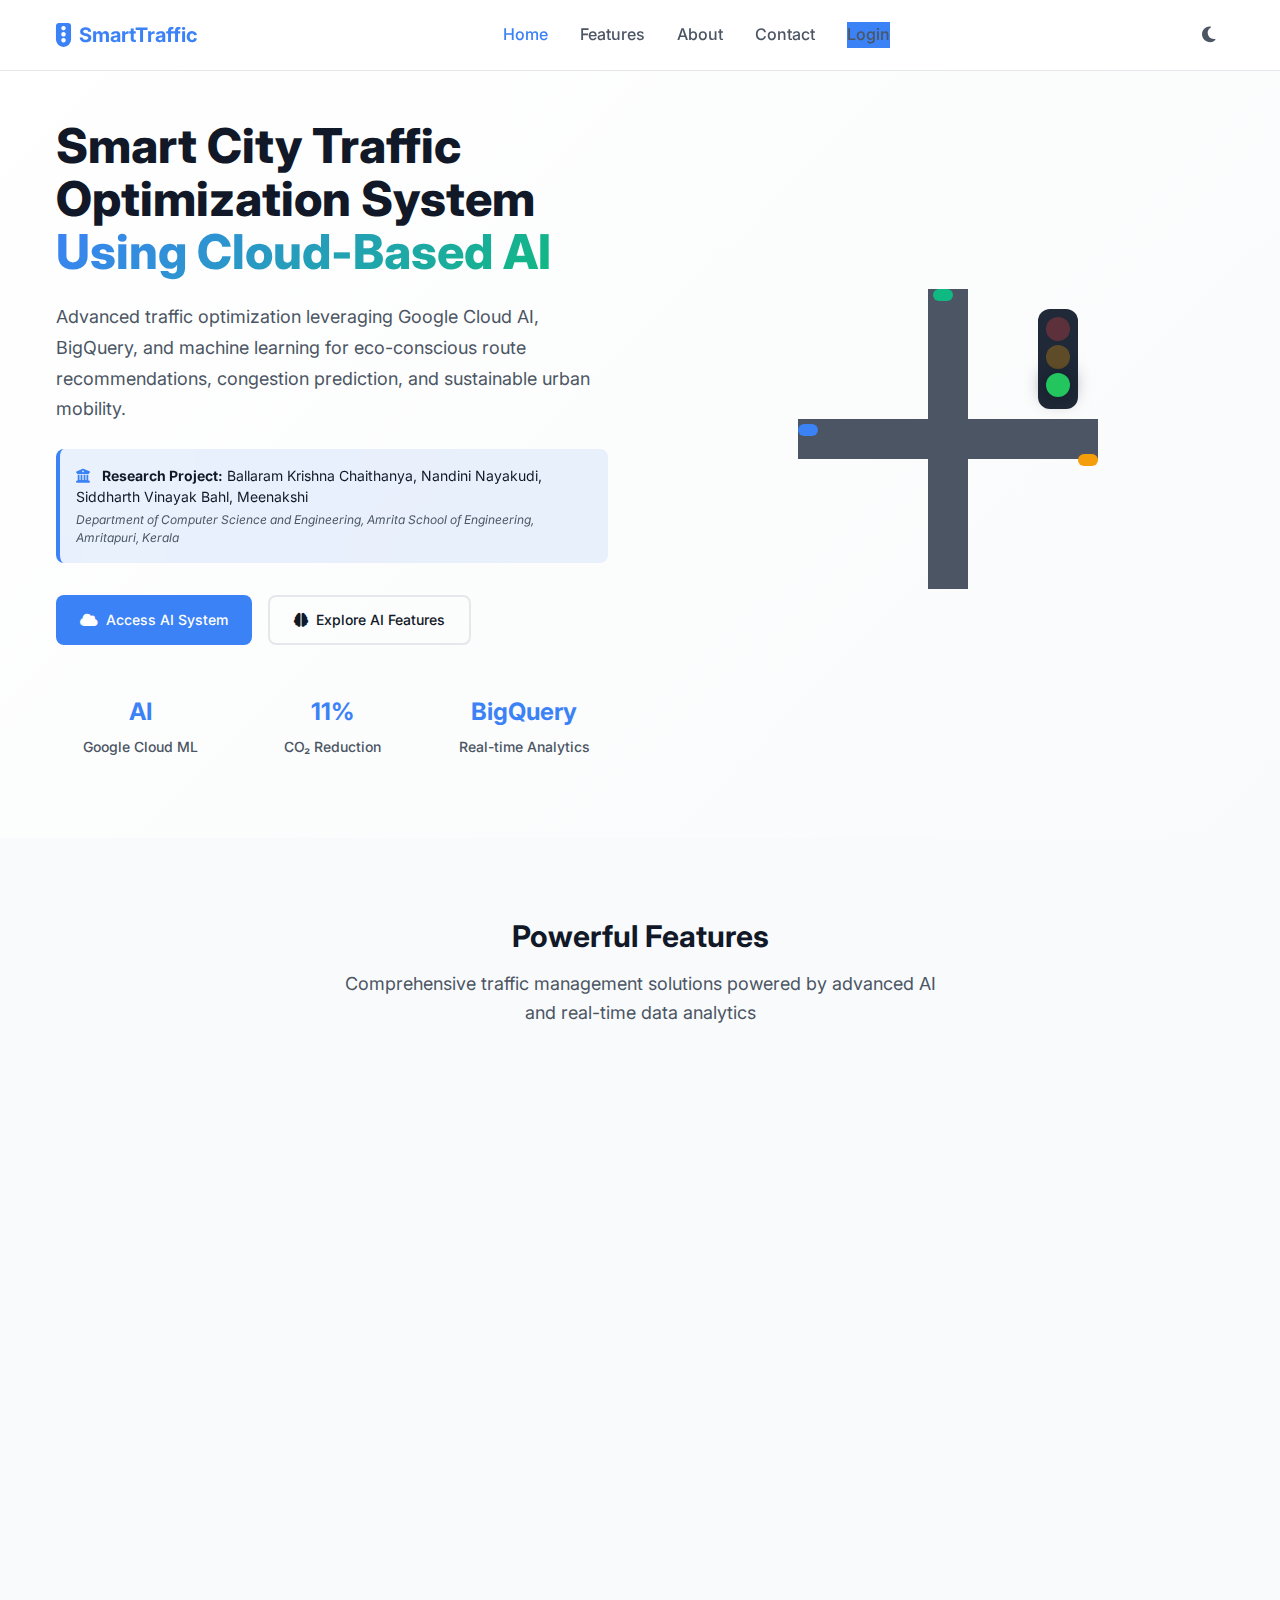
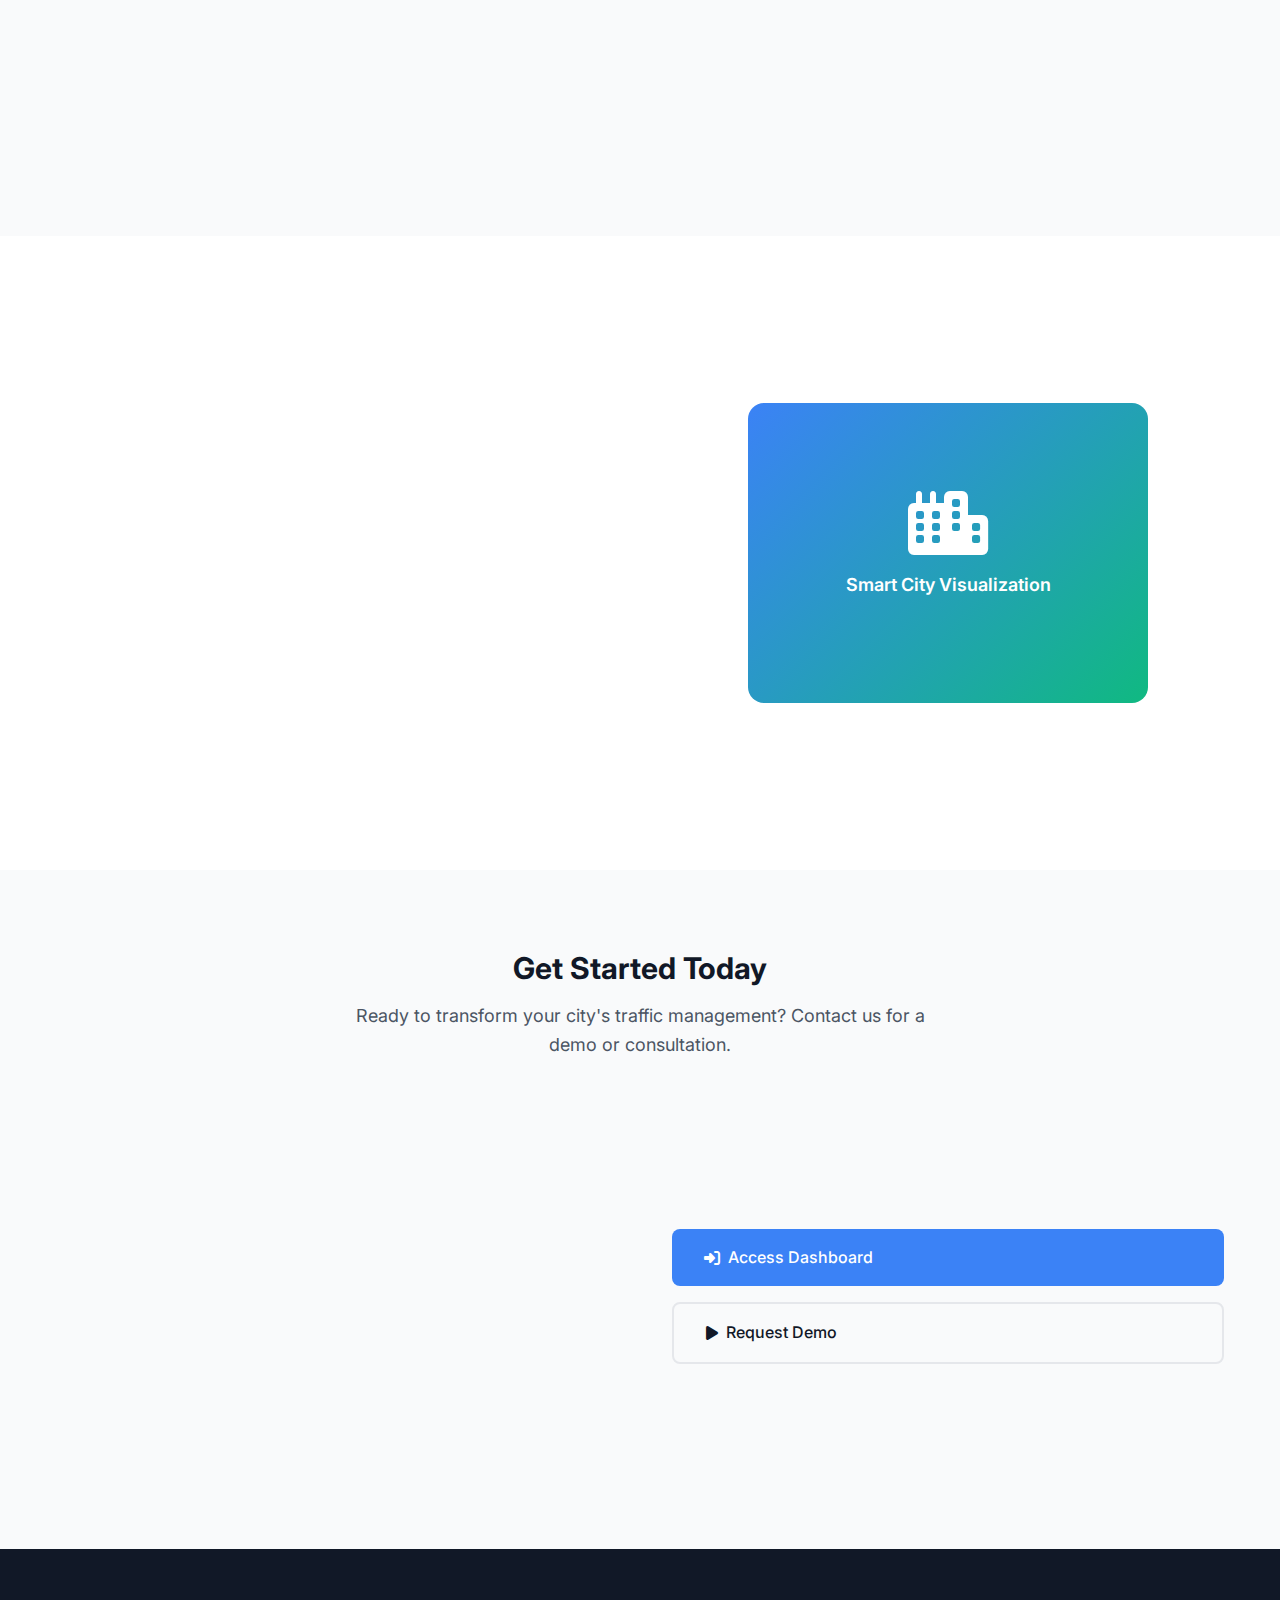
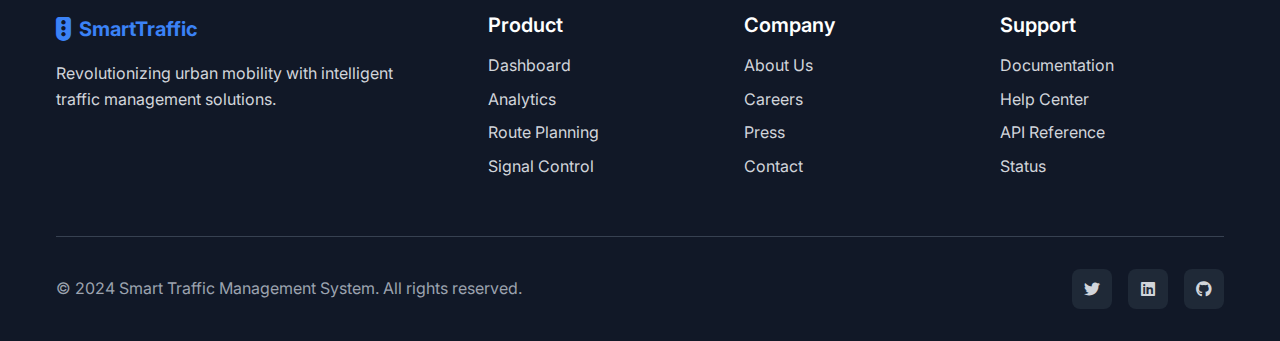
<file: frontend/index.html>
<!DOCTYPE html>
<html lang="en">
<head>
    <meta charset="UTF-8">
    <meta name="viewport" content="width=device-width, initial-scale=1.0">
    <title>Smart Traffic Management System</title>
    <link rel="stylesheet" href="css/styles.css">
    <link rel="stylesheet" href="css/components.css">
    <link href="https://fonts.googleapis.com/css2?family=Inter:wght@300;400;500;600;700&display=swap" rel="stylesheet">
    <link rel="stylesheet" href="https://cdnjs.cloudflare.com/ajax/libs/font-awesome/6.4.0/css/all.min.css">
    <link rel="icon" type="image/x-icon" href="assets/favicon.ico">
</head>
<body>
    <!-- Navigation -->
    <nav class="navbar" id="navbar">
        <div class="nav-container">
            <div class="nav-brand">
                <i class="fas fa-traffic-light"></i>
                <span>SmartTraffic</span>
            </div>
            
            <div class="nav-menu" id="nav-menu">
                <a href="#home" class="nav-link active">Home</a>
                <a href="#features" class="nav-link">Features</a>
                <a href="#about" class="nav-link">About</a>
                <a href="#contact" class="nav-link">Contact</a>
                <a href="pages/login.html" class="nav-link btn-primary">Login</a>
            </div>
            
            <div class="nav-toggle" id="nav-toggle">
                <span class="bar"></span>
                <span class="bar"></span>
                <span class="bar"></span>
            </div>
            
            <button class="theme-toggle" id="theme-toggle">
                <i class="fas fa-moon"></i>
            </button>
        </div>
    </nav>

    <!-- Hero Section -->
    <section id="home" class="hero">
        <div class="hero-container">
            <div class="hero-content">
                <h1 class="hero-title">
                    Smart City Traffic Optimization System
                    <span class="gradient-text">Using Cloud-Based AI</span>
                </h1>
                <p class="hero-description">
                    Advanced traffic optimization leveraging Google Cloud AI, BigQuery, and machine learning
                    for eco-conscious route recommendations, congestion prediction, and sustainable urban mobility.
                </p>
                <div class="research-attribution">
                    <p class="research-info">
                        <i class="fas fa-university"></i>
                        <strong>Research Project:</strong> Ballaram Krishna Chaithanya, Nandini Nayakudi, Siddharth Vinayak Bahl, Meenakshi<br>
                        <span class="institution">Department of Computer Science and Engineering, Amrita School of Engineering, Amritapuri, Kerala</span>
                    </p>
                </div>
                <div class="hero-buttons">
                    <a href="pages/login.html" class="btn btn-primary">
                        <i class="fas fa-cloud"></i>
                        Access AI System
                    </a>
                    <a href="#features" class="btn btn-secondary">
                        <i class="fas fa-brain"></i>
                        Explore AI Features
                    </a>
                </div>
                
                <div class="hero-stats">
                    <div class="stat">
                        <div class="stat-number">AI</div>
                        <div class="stat-label">Google Cloud ML</div>
                    </div>
                    <div class="stat">
                        <div class="stat-number">30%</div>
                        <div class="stat-label">CO₂ Reduction</div>
                    </div>
                    <div class="stat">
                        <div class="stat-number">BigQuery</div>
                        <div class="stat-label">Real-time Analytics</div>
                    </div>
                </div>
            </div>
            
            <div class="hero-visual">
                <div class="traffic-animation">
                    <div class="traffic-light">
                        <div class="light red"></div>
                        <div class="light yellow"></div>
                        <div class="light green active"></div>
                    </div>
                    <div class="road-network">
                        <div class="road horizontal"></div>
                        <div class="road vertical"></div>
                        <div class="vehicle car1"></div>
                        <div class="vehicle car2"></div>
                        <div class="vehicle car3"></div>
                    </div>
                </div>
            </div>
        </div>
    </section>

    <!-- Features Section -->
    <section id="features" class="features">
        <div class="container">
            <div class="section-header">
                <h2 class="section-title">Powerful Features</h2>
                <p class="section-description">
                    Comprehensive traffic management solutions powered by advanced AI and real-time data analytics
                </p>
            </div>
            
            <div class="features-grid">
                <div class="feature-card">
                    <div class="feature-icon">
                        <i class="fab fa-google"></i>
                    </div>
                    <h3>Google Cloud AI</h3>
                    <p>Advanced machine learning using Google Cloud AI and BigQuery for traffic prediction and optimization.</p>
                    <a href="pages/ai-analytics.html" class="feature-link">
                        Explore AI Analytics <i class="fas fa-arrow-right"></i>
                    </a>
                </div>
                
                <div class="feature-card">
                    <div class="feature-icon">
                        <i class="fas fa-leaf"></i>
                    </div>
                    <h3>Eco-Friendly Routes</h3>
                    <p>AI-powered route recommendations that minimize carbon emissions and promote sustainable urban mobility.</p>
                    <a href="pages/routes.html" class="feature-link">
                        Plan Eco Routes <i class="fas fa-arrow-right"></i>
                    </a>
                </div>
                
                <div class="feature-card">
                    <div class="feature-icon">
                        <i class="fas fa-traffic-light"></i>
                    </div>
                    <h3>Signal Management</h3>
                    <p>Intelligent traffic signal control with adaptive timing based on real-time traffic flow.</p>
                    <a href="pages/signals.html" class="feature-link">
                        Manage Signals <i class="fas fa-arrow-right"></i>
                    </a>
                </div>
                
                <div class="feature-card">
                    <div class="feature-icon">
                        <i class="fas fa-chart-line"></i>
                    </div>
                    <h3>Real-time Monitoring</h3>
                    <p>Live traffic data visualization with comprehensive dashboards and alert systems.</p>
                    <a href="pages/monitoring.html" class="feature-link">
                        View Monitor <i class="fas fa-arrow-right"></i>
                    </a>
                </div>
                
                <div class="feature-card">
                    <div class="feature-icon">
                        <i class="fas fa-mobile-alt"></i>
                    </div>
                    <h3>Mobile Responsive</h3>
                    <p>Access the system from any device with our fully responsive web application.</p>
                    <a href="#" class="feature-link">
                        Mobile App <i class="fas fa-arrow-right"></i>
                    </a>
                </div>
                
                <div class="feature-card">
                    <div class="feature-icon">
                        <i class="fas fa-shield-alt"></i>
                    </div>
                    <h3>Secure & Reliable</h3>
                    <p>Enterprise-grade security with role-based access control and 99.9% uptime guarantee.</p>
                    <a href="#" class="feature-link">
                        Security Info <i class="fas fa-arrow-right"></i>
                    </a>
                </div>
            </div>
        </div>
    </section>

    <!-- About Section -->
    <section id="about" class="about">
        <div class="container">
            <div class="about-content">
                <div class="about-text">
                    <h2>About Smart Traffic Management</h2>
                    <p>
                        Our Smart Traffic Management System represents the next generation of urban mobility solutions. 
                        By leveraging cutting-edge AI technology, real-time data processing, and intelligent algorithms, 
                        we're transforming how cities manage traffic flow and reduce congestion.
                    </p>
                    <div class="about-features">
                        <div class="about-feature">
                            <i class="fas fa-check-circle"></i>
                            <span>Real-time traffic data processing</span>
                        </div>
                        <div class="about-feature">
                            <i class="fas fa-check-circle"></i>
                            <span>AI-powered predictive analytics</span>
                        </div>
                        <div class="about-feature">
                            <i class="fas fa-check-circle"></i>
                            <span>Adaptive signal optimization</span>
                        </div>
                        <div class="about-feature">
                            <i class="fas fa-check-circle"></i>
                            <span>Comprehensive reporting dashboard</span>
                        </div>
                    </div>
                    <a href="pages/about.html" class="btn btn-primary">Learn More</a>
                </div>
                <div class="about-image">
                    <div class="image-placeholder">
                        <i class="fas fa-city"></i>
                        <p>Smart City Visualization</p>
                    </div>
                </div>
            </div>
        </div>
    </section>

    <!-- Contact Section -->
    <section id="contact" class="contact">
        <div class="container">
            <div class="section-header">
                <h2 class="section-title">Get Started Today</h2>
                <p class="section-description">
                    Ready to transform your city's traffic management? Contact us for a demo or consultation.
                </p>
            </div>
            
            <div class="contact-content">
                <div class="contact-info">
                    <div class="contact-item">
                        <i class="fas fa-envelope"></i>
                        <div>
                            <h4>Email</h4>
                            <p>info@smarttraffic.com</p>
                        </div>
                    </div>
                    <div class="contact-item">
                        <i class="fas fa-phone"></i>
                        <div>
                            <h4>Phone</h4>
                            <p>+1 (555) 123-4567</p>
                        </div>
                    </div>
                    <div class="contact-item">
                        <i class="fas fa-map-marker-alt"></i>
                        <div>
                            <h4>Address</h4>
                            <p>123 Smart City Ave, Tech District</p>
                        </div>
                    </div>
                </div>
                
                <div class="contact-actions">
                    <a href="pages/login.html" class="btn btn-primary btn-large">
                        <i class="fas fa-sign-in-alt"></i>
                        Access Dashboard
                    </a>
                    <a href="pages/demo.html" class="btn btn-secondary btn-large">
                        <i class="fas fa-play"></i>
                        Request Demo
                    </a>
                </div>
            </div>
        </div>
    </section>

    <!-- Footer -->
    <footer class="footer">
        <div class="container">
            <div class="footer-content">
                <div class="footer-brand">
                    <div class="nav-brand">
                        <i class="fas fa-traffic-light"></i>
                        <span>SmartTraffic</span>
                    </div>
                    <p>Revolutionizing urban mobility with intelligent traffic management solutions.</p>
                </div>
                
                <div class="footer-links">
                    <div class="footer-section">
                        <h4>Product</h4>
                        <a href="pages/dashboard.html">Dashboard</a>
                        <a href="pages/analytics.html">Analytics</a>
                        <a href="pages/routes.html">Route Planning</a>
                        <a href="pages/signals.html">Signal Control</a>
                    </div>
                    
                    <div class="footer-section">
                        <h4>Company</h4>
                        <a href="pages/about.html">About Us</a>
                        <a href="#">Careers</a>
                        <a href="#">Press</a>
                        <a href="#">Contact</a>
                    </div>
                    
                    <div class="footer-section">
                        <h4>Support</h4>
                        <a href="#">Documentation</a>
                        <a href="#">Help Center</a>
                        <a href="#">API Reference</a>
                        <a href="#">Status</a>
                    </div>
                </div>
            </div>
            
            <div class="footer-bottom">
                <p>&copy; 2024 Smart Traffic Management System. All rights reserved.</p>
                <div class="social-links">
                    <a href="#"><i class="fab fa-twitter"></i></a>
                    <a href="#"><i class="fab fa-linkedin"></i></a>
                    <a href="#"><i class="fab fa-github"></i></a>
                </div>
            </div>
        </div>
    </footer>

    <script src="js/main.js"></script>
    <script src="js/animations.js"></script>
</body>
</html>
</file>
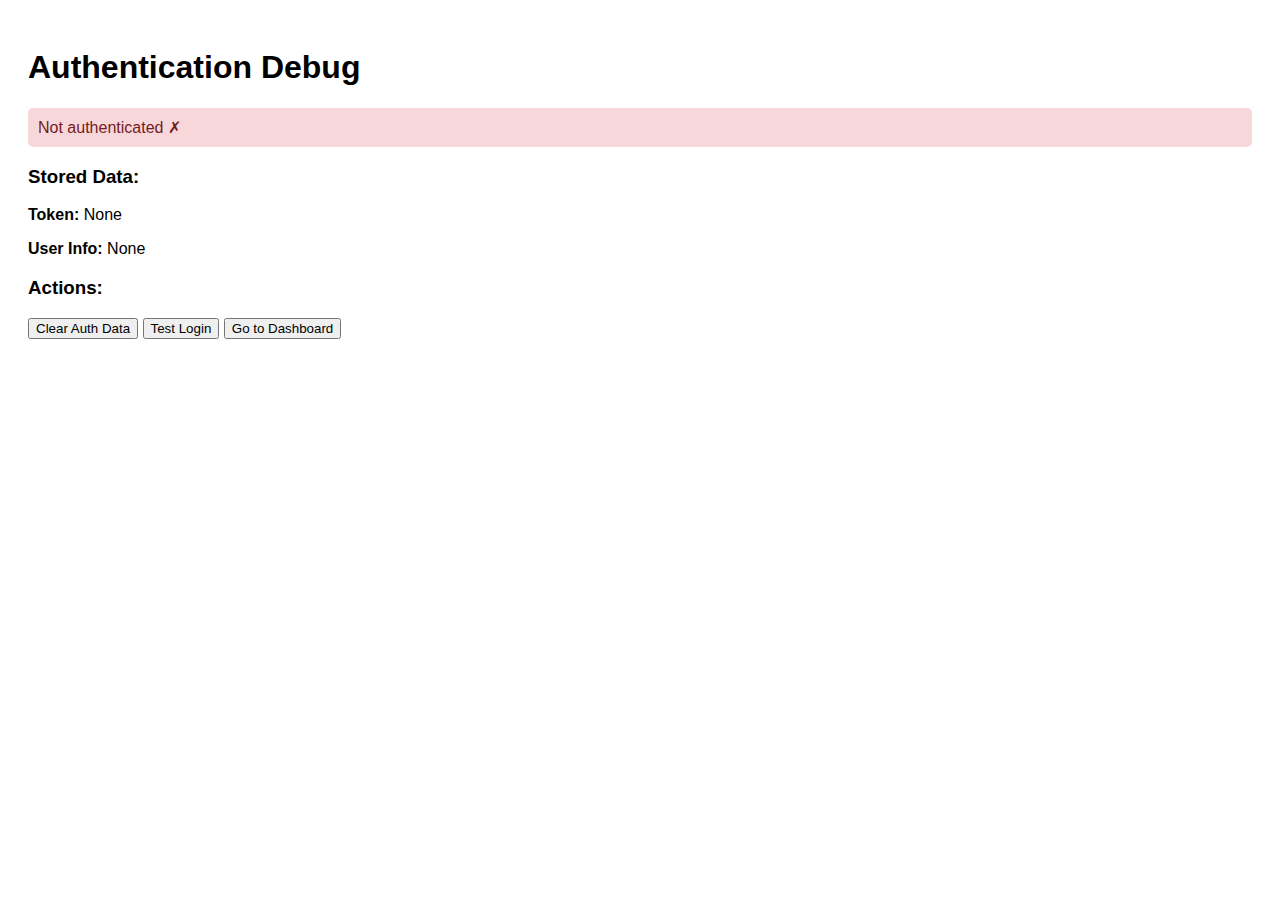
<file: frontend/debug-auth.html>
<!DOCTYPE html>
<html lang="en">
<head>
    <meta charset="UTF-8">
    <meta name="viewport" content="width=device-width, initial-scale=1.0">
    <title>Auth Debug</title>
    <style>
        body { font-family: Arial, sans-serif; padding: 20px; }
        .status { padding: 10px; margin: 10px 0; border-radius: 5px; }
        .success { background-color: #d4edda; color: #155724; }
        .error { background-color: #f8d7da; color: #721c24; }
        .info { background-color: #d1ecf1; color: #0c5460; }
    </style>
</head>
<body>
    <h1>Authentication Debug</h1>
    
    <div id="authStatus" class="status info">Checking authentication...</div>
    
    <h3>Stored Data:</h3>
    <div id="storedData"></div>
    
    <h3>Actions:</h3>
    <button onclick="clearAuth()">Clear Auth Data</button>
    <button onclick="testLogin()">Test Login</button>
    <button onclick="goToDashboard()">Go to Dashboard</button>
    
    <script>
        function checkAuth() {
            const authToken = localStorage.getItem('authToken');
            const userInfo = localStorage.getItem('userInfo');
            const statusDiv = document.getElementById('authStatus');
            const dataDiv = document.getElementById('storedData');
            
            if (authToken && userInfo) {
                statusDiv.className = 'status success';
                statusDiv.textContent = 'Authenticated ✓';
                
                try {
                    const user = JSON.parse(userInfo);
                    dataDiv.innerHTML = `
                        <p><strong>Token:</strong> ${authToken.substring(0, 20)}...</p>
                        <p><strong>Username:</strong> ${user.username}</p>
                        <p><strong>Role:</strong> ${user.role}</p>
                    `;
                } catch (e) {
                    dataDiv.innerHTML = '<p>Error parsing user info</p>';
                }
            } else {
                statusDiv.className = 'status error';
                statusDiv.textContent = 'Not authenticated ✗';
                dataDiv.innerHTML = `
                    <p><strong>Token:</strong> ${authToken || 'None'}</p>
                    <p><strong>User Info:</strong> ${userInfo || 'None'}</p>
                `;
            }
        }
        
        function clearAuth() {
            localStorage.removeItem('authToken');
            localStorage.removeItem('userInfo');
            sessionStorage.clear();
            checkAuth();
        }
        
        function testLogin() {
            // Simulate login with admin credentials
            const token = 'eyJhbGciOiJIUzI1NiIsInR5cCI6IkpXVCJ9.eyJzdWIiOiJhZG1pbiIsInJvbGUiOiJBRE1JTiIsImlhdCI6MTcwMDAwMDAwMCwiZXhwIjoxNzAwMDg2NDAwfQ.test';
            const userInfo = {
                username: 'admin',
                role: 'ADMIN',
                permissions: ['READ', 'WRITE', 'ADMIN']
            };
            
            localStorage.setItem('authToken', token);
            localStorage.setItem('userInfo', JSON.stringify(userInfo));
            checkAuth();
        }
        
        function goToDashboard() {
            window.location.href = 'pages/dashboard.html';
        }
        
        // Check auth on load
        checkAuth();
    </script>
</body>
</html>
</file>
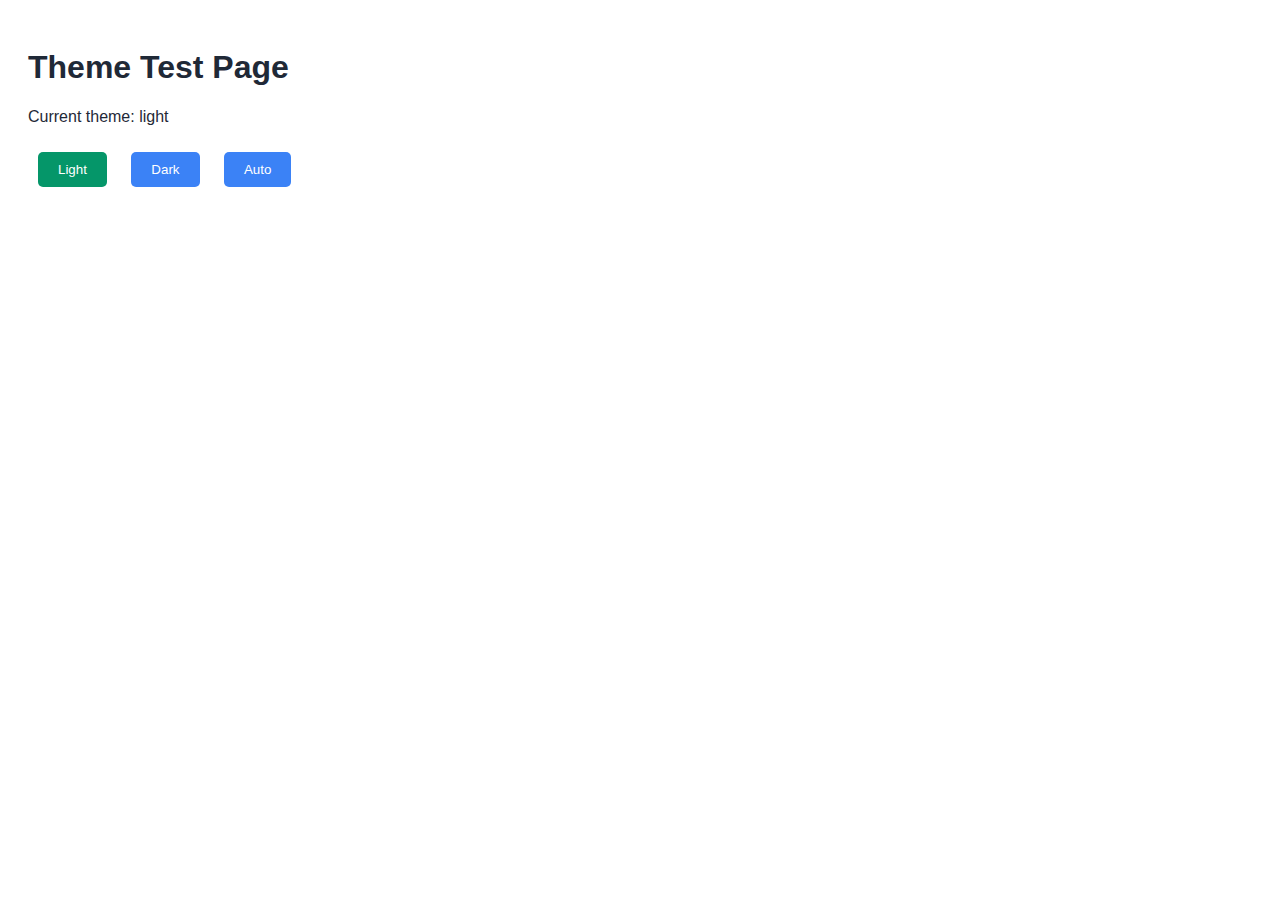
<file: frontend/test-theme.html>
<!DOCTYPE html>
<html lang="en">
<head>
    <meta charset="UTF-8">
    <meta name="viewport" content="width=device-width, initial-scale=1.0">
    <title>Theme Test</title>
    <style>
        :root {
            --bg-primary: #ffffff;
            --text-primary: #1f2937;
            --primary-light: #3b82f6;
        }
        
        [data-theme="dark"] {
            --bg-primary: #1f2937;
            --text-primary: #ffffff;
        }
        
        body {
            background-color: var(--bg-primary);
            color: var(--text-primary);
            font-family: Arial, sans-serif;
            padding: 20px;
            transition: all 0.3s ease;
        }
        
        .theme-option {
            display: inline-block;
            padding: 10px 20px;
            margin: 10px;
            background-color: var(--primary-light);
            color: white;
            border: none;
            border-radius: 5px;
            cursor: pointer;
        }
        
        .theme-option.active {
            background-color: #059669;
        }
    </style>
</head>
<body>
    <h1>Theme Test Page</h1>
    <p>Current theme: <span id="current-theme">light</span></p>
    
    <div>
        <button class="theme-option active" data-theme="light" onclick="selectTheme('light')">Light</button>
        <button class="theme-option" data-theme="dark" onclick="selectTheme('dark')">Dark</button>
        <button class="theme-option" data-theme="auto" onclick="selectTheme('auto')">Auto</button>
    </div>
    
    <script>
        function selectTheme(theme) {
            console.log('Selecting theme:', theme);
            
            // Update active button
            document.querySelectorAll('.theme-option').forEach(btn => {
                btn.classList.remove('active');
            });
            document.querySelector(`[data-theme="${theme}"]`).classList.add('active');
            
            // Apply theme
            document.body.setAttribute('data-theme', theme);
            document.documentElement.setAttribute('data-theme', theme);
            
            // Update display
            document.getElementById('current-theme').textContent = theme;
            
            console.log('Theme applied:', theme);
        }
    </script>
</body>
</html>
</file>
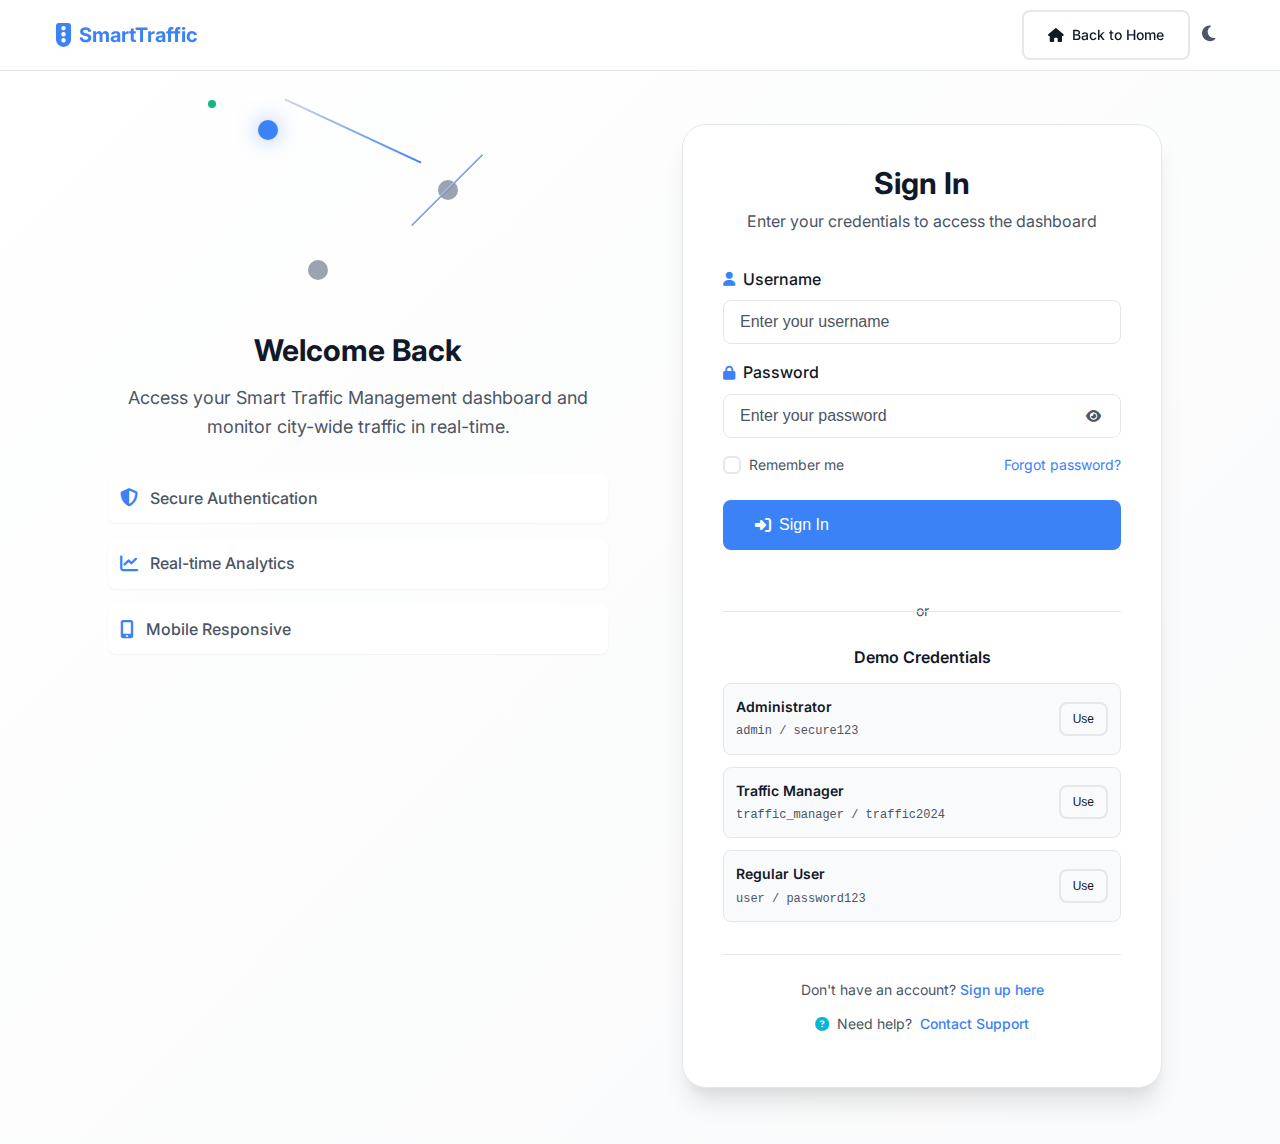
<file: frontend/pages/login.html>
<!DOCTYPE html>
<html lang="en">
<head>
    <meta charset="UTF-8">
    <meta name="viewport" content="width=device-width, initial-scale=1.0">
    <title>Login - Smart Traffic Management System</title>
    <link rel="stylesheet" href="../css/styles.css">
    <link rel="stylesheet" href="../css/components.css">
    <link rel="stylesheet" href="../css/auth.css">
    <link href="https://fonts.googleapis.com/css2?family=Inter:wght@300;400;500;600;700&display=swap" rel="stylesheet">
    <link rel="stylesheet" href="https://cdnjs.cloudflare.com/ajax/libs/font-awesome/6.4.0/css/all.min.css">
</head>
<body>
    <!-- Navigation -->
    <nav class="navbar" id="navbar">
        <div class="nav-container">
            <div class="nav-brand">
                <i class="fas fa-traffic-light"></i>
                <span>SmartTraffic</span>
            </div>
            
            <div class="nav-actions">
                <a href="../index.html" class="btn btn-secondary">
                    <i class="fas fa-home"></i>
                    Back to Home
                </a>
                <button class="theme-toggle" id="theme-toggle">
                    <i class="fas fa-moon"></i>
                </button>
            </div>
        </div>
    </nav>

    <!-- Login Section -->
    <section class="auth-section">
        <div class="auth-container">
            <div class="auth-visual">
                <div class="auth-illustration">
                    <div class="traffic-network">
                        <div class="network-node active"></div>
                        <div class="network-node"></div>
                        <div class="network-node"></div>
                        <div class="network-connection"></div>
                        <div class="network-connection vertical"></div>
                        <div class="data-flow"></div>
                    </div>
                    <h2>Welcome Back</h2>
                    <p>Access your Smart Traffic Management dashboard and monitor city-wide traffic in real-time.</p>
                    
                    <div class="auth-features">
                        <div class="auth-feature">
                            <i class="fas fa-shield-alt"></i>
                            <span>Secure Authentication</span>
                        </div>
                        <div class="auth-feature">
                            <i class="fas fa-chart-line"></i>
                            <span>Real-time Analytics</span>
                        </div>
                        <div class="auth-feature">
                            <i class="fas fa-mobile-alt"></i>
                            <span>Mobile Responsive</span>
                        </div>
                    </div>
                </div>
            </div>
            
            <div class="auth-form-container">
                <div class="auth-form">
                    <div class="auth-header">
                        <h1>Sign In</h1>
                        <p>Enter your credentials to access the dashboard</p>
                    </div>
                    
                    <form id="loginForm" class="login-form">
                        <div class="form-group">
                            <label for="username" class="form-label">
                                <i class="fas fa-user"></i>
                                Username
                            </label>
                            <input 
                                type="text" 
                                id="username" 
                                name="username" 
                                class="form-input" 
                                placeholder="Enter your username"
                                required
                                autocomplete="username"
                            >
                        </div>
                        
                        <div class="form-group">
                            <label for="password" class="form-label">
                                <i class="fas fa-lock"></i>
                                Password
                            </label>
                            <div class="password-input-container">
                                <input 
                                    type="password" 
                                    id="password" 
                                    name="password" 
                                    class="form-input" 
                                    placeholder="Enter your password"
                                    required
                                    autocomplete="current-password"
                                >
                                <button type="button" class="password-toggle" id="passwordToggle">
                                    <i class="fas fa-eye"></i>
                                </button>
                            </div>
                        </div>
                        
                        <div class="form-options">
                            <label class="checkbox-container">
                                <input type="checkbox" id="rememberMe" name="rememberMe">
                                <span class="checkmark"></span>
                                Remember me
                            </label>
                            <a href="#" class="forgot-password">Forgot password?</a>
                        </div>
                        
                        <button type="submit" class="btn btn-primary btn-large auth-submit" id="loginButton">
                            <i class="fas fa-sign-in-alt"></i>
                            Sign In
                        </button>
                        
                        <div class="auth-divider">
                            <span>or</span>
                        </div>
                        
                        <div class="demo-credentials">
                            <h4>Demo Credentials</h4>
                            <div class="demo-users">
                                <div class="demo-user" data-username="admin" data-password="secure123">
                                    <div class="demo-user-info">
                                        <strong>Administrator</strong>
                                        <span>admin / secure123</span>
                                    </div>
                                    <button type="button" class="btn btn-secondary btn-sm use-demo">Use</button>
                                </div>
                                <div class="demo-user" data-username="traffic_manager" data-password="traffic2024">
                                    <div class="demo-user-info">
                                        <strong>Traffic Manager</strong>
                                        <span>traffic_manager / traffic2024</span>
                                    </div>
                                    <button type="button" class="btn btn-secondary btn-sm use-demo">Use</button>
                                </div>
                                <div class="demo-user" data-username="user" data-password="password123">
                                    <div class="demo-user-info">
                                        <strong>Regular User</strong>
                                        <span>user / password123</span>
                                    </div>
                                    <button type="button" class="btn btn-secondary btn-sm use-demo">Use</button>
                                </div>
                            </div>
                        </div>
                    </form>
                    
                    <div class="auth-footer">
                        <p>Don't have an account? <a href="register.html">Sign up here</a></p>
                        <p class="auth-help">
                            <i class="fas fa-question-circle"></i>
                            Need help? <a href="mailto:support@smarttraffic.com">Contact Support</a>
                        </p>
                    </div>
                </div>
            </div>
        </div>
    </section>

    <!-- Loading Overlay -->
    <div class="loading-overlay" id="loadingOverlay">
        <div class="loading-content">
            <div class="spinner"></div>
            <p>Authenticating...</p>
        </div>
    </div>

    <script src="../js/main.js"></script>
    <script src="../js/auth.js"></script>
</body>
</html>
</file>
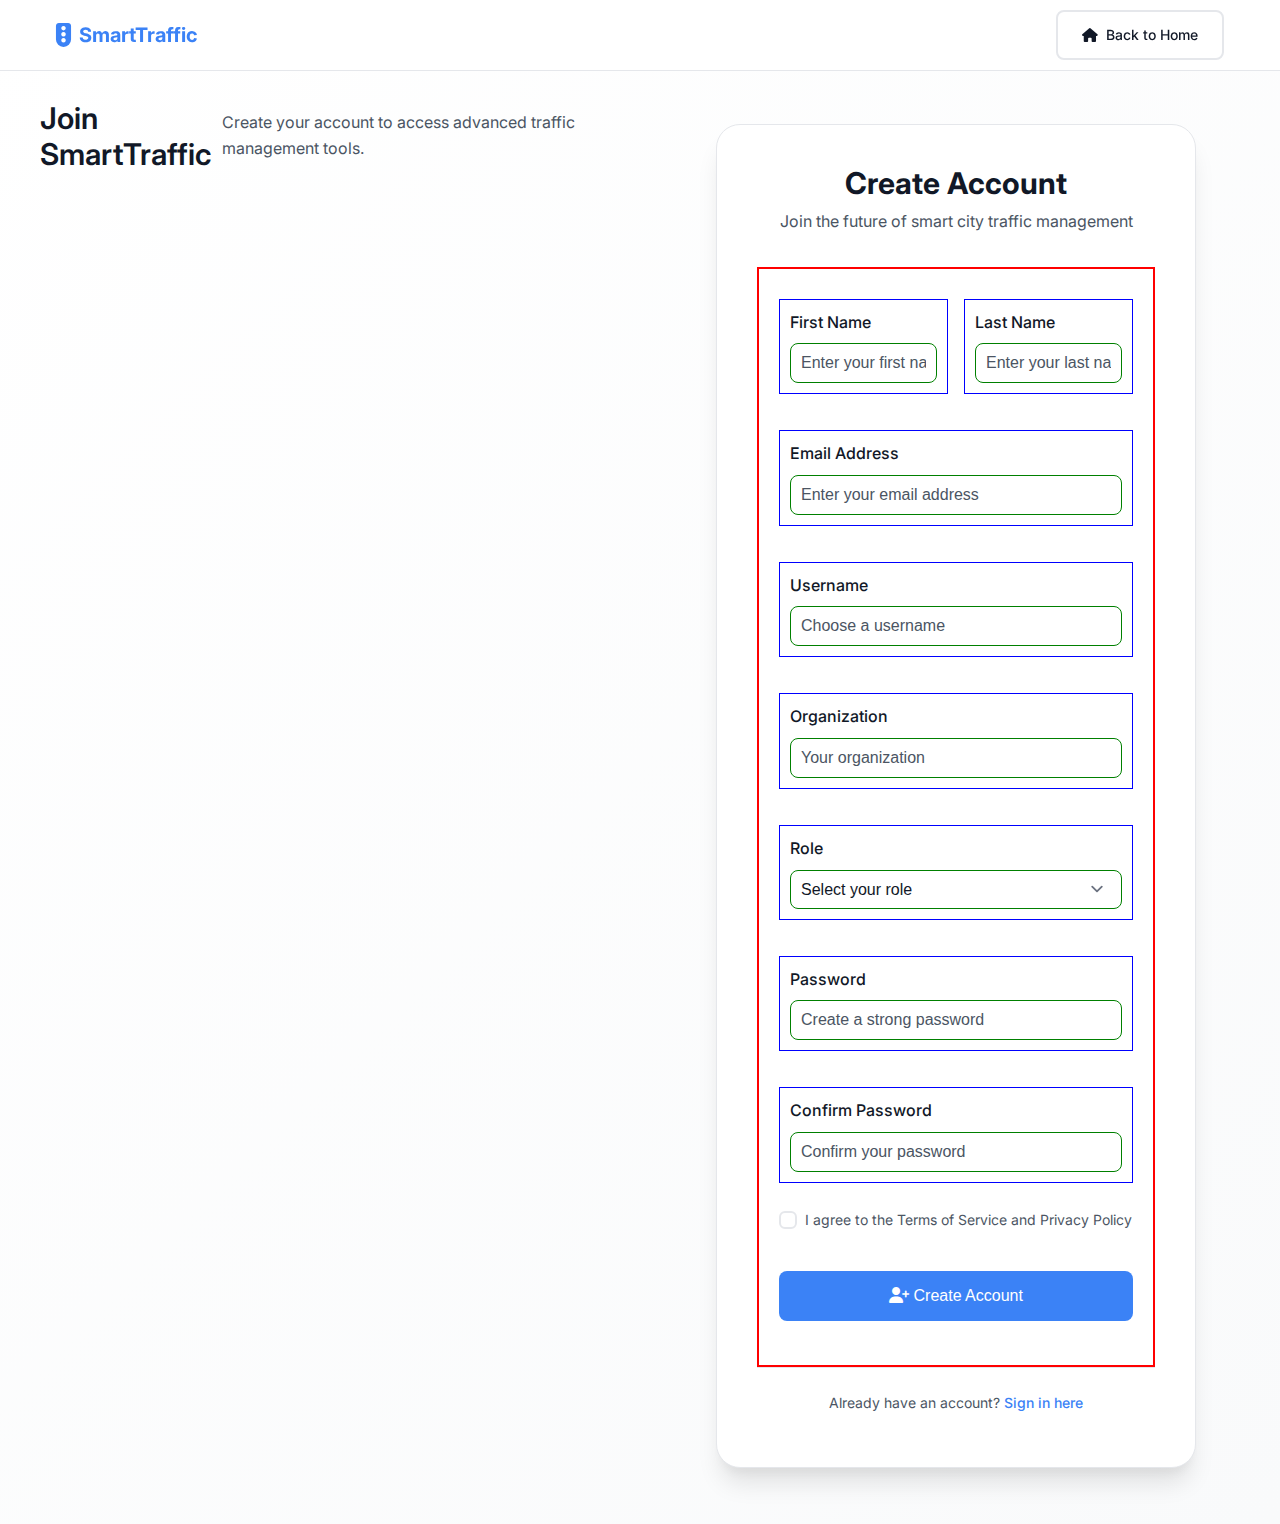
<file: frontend/pages/register-test.html>
<!DOCTYPE html>
<html lang="en">
<head>
    <meta charset="UTF-8">
    <meta name="viewport" content="width=device-width, initial-scale=1.0">
    <title>Registration Test - Smart Traffic Management System</title>
    <link rel="stylesheet" href="../css/styles.css">
    <link rel="stylesheet" href="../css/components.css">
    <link rel="stylesheet" href="../css/auth.css">
    <link href="https://fonts.googleapis.com/css2?family=Inter:wght@300;400;500;600;700&display=swap" rel="stylesheet">
    <link rel="stylesheet" href="https://cdnjs.cloudflare.com/ajax/libs/font-awesome/6.4.0/css/all.min.css">
    <style>
        /* Debug styles to ensure visibility */
        .register-form {
            border: 2px solid red !important;
            padding: 20px !important;
            background: white !important;
            color: black !important;
        }
        .form-group {
            border: 1px solid blue !important;
            margin: 10px 0 !important;
            padding: 10px !important;
        }
        .form-input {
            border: 1px solid green !important;
            padding: 10px !important;
            width: 100% !important;
            box-sizing: border-box !important;
        }
    </style>
</head>
<body>
    <!-- Navigation -->
    <nav class="navbar" id="navbar">
        <div class="nav-container">
            <div class="nav-brand">
                <i class="fas fa-traffic-light"></i>
                <span>SmartTraffic</span>
            </div>
            
            <div class="nav-actions">
                <a href="../index.html" class="btn btn-secondary">
                    <i class="fas fa-home"></i>
                    Back to Home
                </a>
            </div>
        </div>
    </nav>

    <!-- Register Section -->
    <section class="auth-section">
        <div class="auth-container">
            <div class="auth-visual">
                <h2>Join SmartTraffic</h2>
                <p>Create your account to access advanced traffic management tools.</p>
            </div>
            
            <div class="auth-form-container">
                <div class="auth-form">
                    <div class="auth-header">
                        <h1>Create Account</h1>
                        <p>Join the future of smart city traffic management</p>
                    </div>
                    
                    <form id="registerForm" class="register-form">
                        <div class="form-row">
                            <div class="form-group">
                                <label for="firstName" class="form-label">First Name</label>
                                <input type="text" id="firstName" name="firstName" class="form-input" placeholder="Enter your first name" required>
                            </div>
                            
                            <div class="form-group">
                                <label for="lastName" class="form-label">Last Name</label>
                                <input type="text" id="lastName" name="lastName" class="form-input" placeholder="Enter your last name" required>
                            </div>
                        </div>
                        
                        <div class="form-group">
                            <label for="email" class="form-label">Email Address</label>
                            <input type="email" id="email" name="email" class="form-input" placeholder="Enter your email address" required>
                        </div>
                        
                        <div class="form-group">
                            <label for="username" class="form-label">Username</label>
                            <input type="text" id="username" name="username" class="form-input" placeholder="Choose a username" required>
                        </div>
                        
                        <div class="form-group">
                            <label for="organization" class="form-label">Organization</label>
                            <input type="text" id="organization" name="organization" class="form-input" placeholder="Your organization">
                        </div>
                        
                        <div class="form-group">
                            <label for="role" class="form-label">Role</label>
                            <select id="role" name="role" class="form-input" required>
                                <option value="">Select your role</option>
                                <option value="TRAFFIC_MANAGER">Traffic Manager</option>
                                <option value="CITY_PLANNER">City Planner</option>
                                <option value="ANALYST">Data Analyst</option>
                                <option value="RESEARCHER">Researcher</option>
                                <option value="STUDENT">Student</option>
                                <option value="OTHER">Other</option>
                            </select>
                        </div>
                        
                        <div class="form-group">
                            <label for="password" class="form-label">Password</label>
                            <input type="password" id="password" name="password" class="form-input" placeholder="Create a strong password" required>
                        </div>
                        
                        <div class="form-group">
                            <label for="confirmPassword" class="form-label">Confirm Password</label>
                            <input type="password" id="confirmPassword" name="confirmPassword" class="form-input" placeholder="Confirm your password" required>
                        </div>
                        
                        <div class="form-options">
                            <label class="checkbox-container">
                                <input type="checkbox" id="agreeTerms" name="agreeTerms" required>
                                <span class="checkmark"></span>
                                I agree to the Terms of Service and Privacy Policy
                            </label>
                        </div>
                        
                        <button type="submit" class="btn btn-primary btn-large auth-submit" id="registerButton">
                            <i class="fas fa-user-plus"></i>
                            Create Account
                        </button>
                    </form>
                    
                    <div class="auth-footer">
                        <p>Already have an account? <a href="login.html">Sign in here</a></p>
                    </div>
                </div>
            </div>
        </div>
    </section>

    <script src="../js/main.js"></script>
    <script src="../js/auth.js"></script>
</body>
</html>
</file>
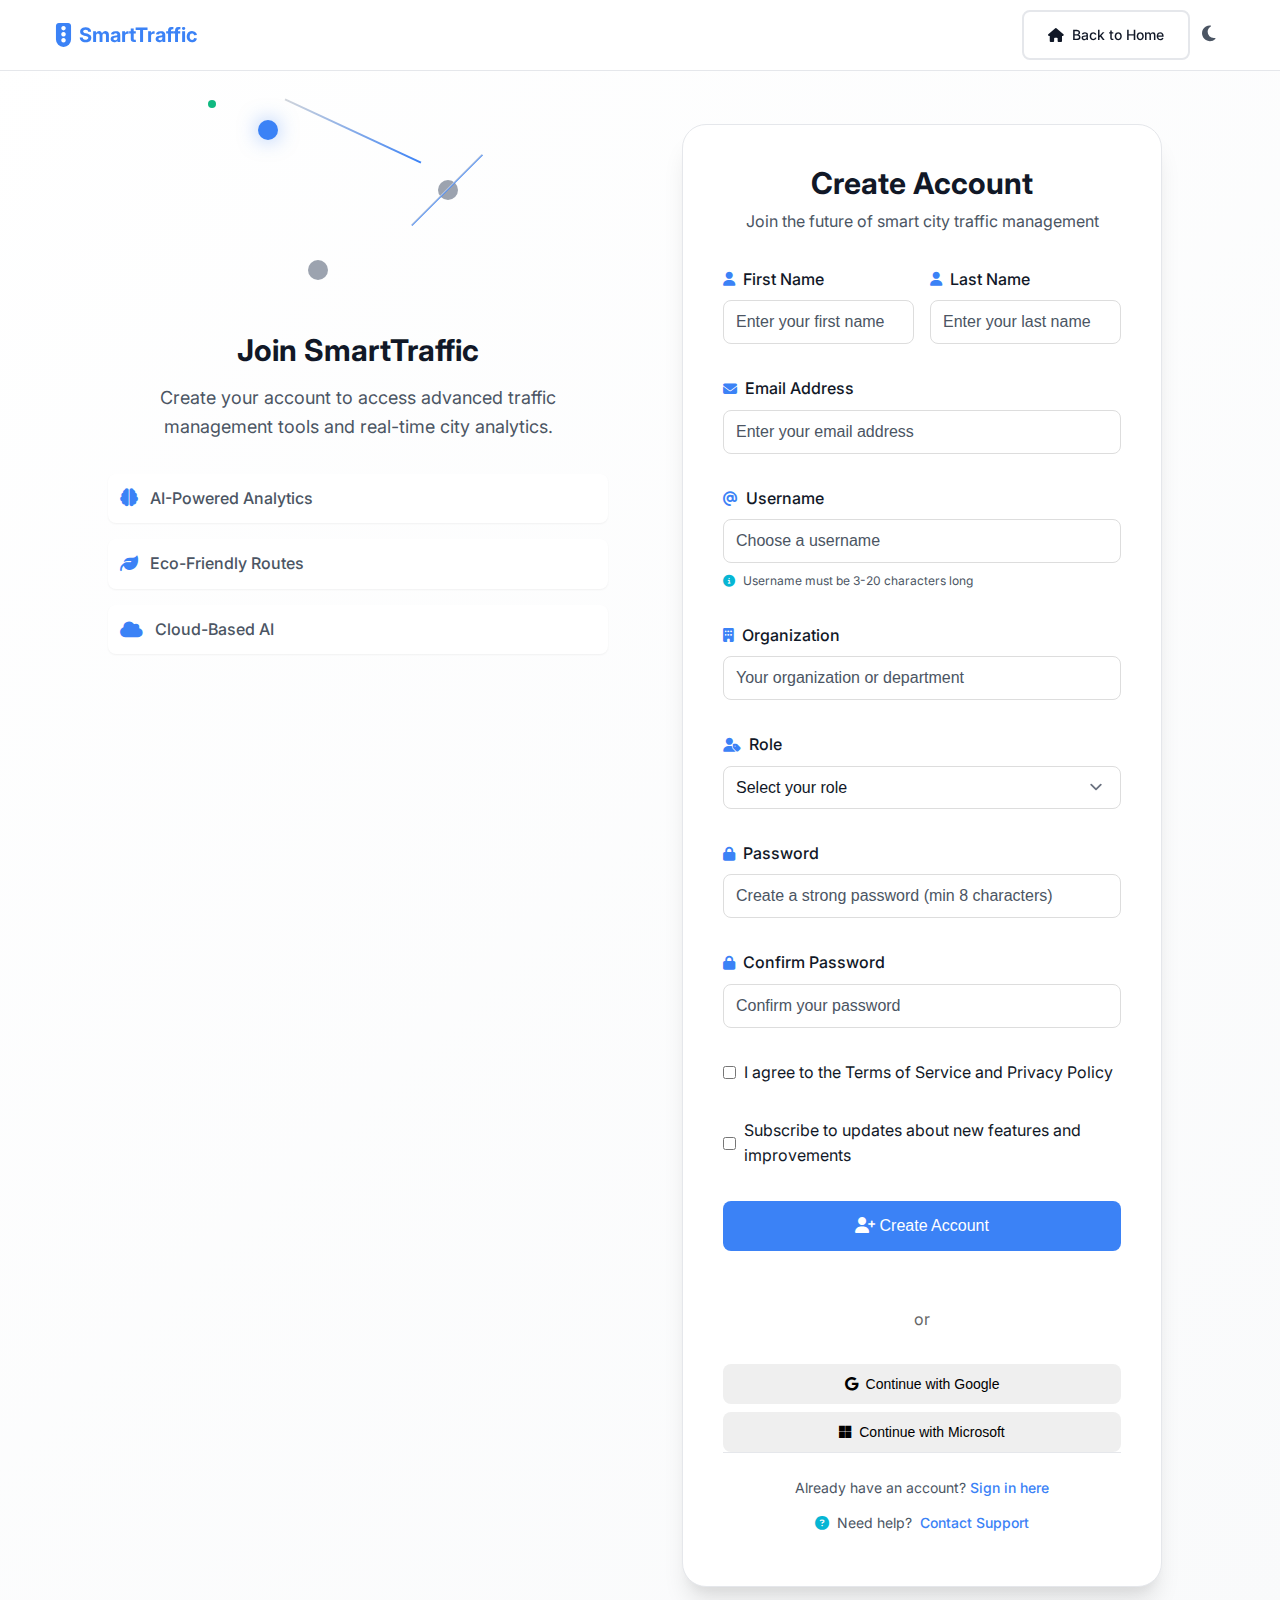
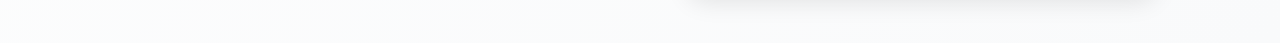
<file: frontend/pages/register.html>
<!DOCTYPE html>
<html lang="en">
<head>
    <meta charset="UTF-8">
    <meta name="viewport" content="width=device-width, initial-scale=1.0">
    <title>Sign Up - Smart Traffic Management System</title>
    <link rel="stylesheet" href="../css/styles.css">
    <link rel="stylesheet" href="../css/components.css">
    <link rel="stylesheet" href="../css/auth.css">
    <link href="https://fonts.googleapis.com/css2?family=Inter:wght@300;400;500;600;700&display=swap" rel="stylesheet">
    <link rel="stylesheet" href="https://cdnjs.cloudflare.com/ajax/libs/font-awesome/6.4.0/css/all.min.css">
    <style>
        /* Ensure form visibility */
        .register-form {
            display: flex !important;
            flex-direction: column !important;
            gap: 1rem !important;
            width: 100% !important;
        }
        .form-group {
            display: block !important;
            margin-bottom: 1rem !important;
        }
        .form-row {
            display: grid !important;
            grid-template-columns: 1fr 1fr !important;
            gap: 1rem !important;
        }
        .form-input {
            width: 100% !important;
            padding: 0.75rem !important;
            border: 1px solid #ddd !important;
            border-radius: 8px !important;
            box-sizing: border-box !important;
        }
        .auth-form {
            max-height: none !important;
            overflow: visible !important;
        }
        @media (max-width: 768px) {
            .form-row {
                grid-template-columns: 1fr !important;
            }
        }
    </style>
</head>
<body>
    <!-- Navigation -->
    <nav class="navbar" id="navbar">
        <div class="nav-container">
            <div class="nav-brand">
                <i class="fas fa-traffic-light"></i>
                <span>SmartTraffic</span>
            </div>
            
            <div class="nav-actions">
                <a href="../index.html" class="btn btn-secondary">
                    <i class="fas fa-home"></i>
                    Back to Home
                </a>
                <button class="theme-toggle" id="theme-toggle">
                    <i class="fas fa-moon"></i>
                </button>
            </div>
        </div>
    </nav>

    <!-- Register Section -->
    <section class="auth-section">
        <div class="auth-container">
            <div class="auth-visual">
                <div class="auth-illustration">
                    <div class="traffic-network">
                        <div class="network-node active"></div>
                        <div class="network-node"></div>
                        <div class="network-node"></div>
                        <div class="network-connection"></div>
                        <div class="network-connection vertical"></div>
                        <div class="data-flow"></div>
                    </div>
                    <h2>Join SmartTraffic</h2>
                    <p>Create your account to access advanced traffic management tools and real-time city analytics.</p>
                    
                    <div class="auth-features">
                        <div class="auth-feature">
                            <i class="fas fa-brain"></i>
                            <span>AI-Powered Analytics</span>
                        </div>
                        <div class="auth-feature">
                            <i class="fas fa-leaf"></i>
                            <span>Eco-Friendly Routes</span>
                        </div>
                        <div class="auth-feature">
                            <i class="fas fa-cloud"></i>
                            <span>Cloud-Based AI</span>
                        </div>
                    </div>
                </div>
            </div>
            
            <div class="auth-form-container">
                <div class="auth-form">
                    <div class="auth-header">
                        <h1>Create Account</h1>
                        <p>Join the future of smart city traffic management</p>
                    </div>
                    
                    <form id="registerForm" class="register-form">
                        <div class="form-row">
                            <div class="form-group">
                                <label for="firstName" class="form-label">
                                    <i class="fas fa-user"></i>
                                    First Name
                                </label>
                                <input 
                                    type="text" 
                                    id="firstName" 
                                    name="firstName" 
                                    class="form-input" 
                                    placeholder="Enter your first name"
                                    required
                                    autocomplete="given-name"
                                >
                            </div>
                            
                            <div class="form-group">
                                <label for="lastName" class="form-label">
                                    <i class="fas fa-user"></i>
                                    Last Name
                                </label>
                                <input 
                                    type="text" 
                                    id="lastName" 
                                    name="lastName" 
                                    class="form-input" 
                                    placeholder="Enter your last name"
                                    required
                                    autocomplete="family-name"
                                >
                            </div>
                        </div>
                        
                        <div class="form-group">
                            <label for="email" class="form-label">
                                <i class="fas fa-envelope"></i>
                                Email Address
                            </label>
                            <input 
                                type="email" 
                                id="email" 
                                name="email" 
                                class="form-input" 
                                placeholder="Enter your email address"
                                required
                                autocomplete="email"
                            >
                        </div>
                        
                        <div class="form-group">
                            <label for="username" class="form-label">
                                <i class="fas fa-at"></i>
                                Username
                            </label>
                            <input 
                                type="text" 
                                id="username" 
                                name="username" 
                                class="form-input" 
                                placeholder="Choose a username"
                                required
                                autocomplete="username"
                            >
                            <div class="form-hint">
                                <i class="fas fa-info-circle"></i>
                                Username must be 3-20 characters long
                            </div>
                        </div>
                        
                        <div class="form-group">
                            <label for="organization" class="form-label">
                                <i class="fas fa-building"></i>
                                Organization
                            </label>
                            <input 
                                type="text" 
                                id="organization" 
                                name="organization" 
                                class="form-input" 
                                placeholder="Your organization or department"
                                autocomplete="organization"
                            >
                        </div>
                        
                        <div class="form-group">
                            <label for="role" class="form-label">
                                <i class="fas fa-user-tag"></i>
                                Role
                            </label>
                            <select id="role" name="role" class="form-input" required>
                                <option value="">Select your role</option>
                                <option value="TRAFFIC_MANAGER">Traffic Manager</option>
                                <option value="CITY_PLANNER">City Planner</option>
                                <option value="ANALYST">Data Analyst</option>
                                <option value="RESEARCHER">Researcher</option>
                                <option value="STUDENT">Student</option>
                                <option value="OTHER">Other</option>
                            </select>
                        </div>
                        
                        <div class="form-group">
                            <label for="password" class="form-label">
                                <i class="fas fa-lock"></i>
                                Password
                            </label>
                            <input
                                type="password"
                                id="password"
                                name="password"
                                class="form-input"
                                placeholder="Create a strong password (min 8 characters)"
                                required
                                autocomplete="new-password"
                                minlength="8"
                            >
                        </div>

                        <div class="form-group">
                            <label for="confirmPassword" class="form-label">
                                <i class="fas fa-lock"></i>
                                Confirm Password
                            </label>
                            <input
                                type="password"
                                id="confirmPassword"
                                name="confirmPassword"
                                class="form-input"
                                placeholder="Confirm your password"
                                required
                                autocomplete="new-password"
                            >
                        </div>
                        
                        <div class="form-group">
                            <label style="display: flex; align-items: center; gap: 0.5rem;">
                                <input type="checkbox" id="agreeTerms" name="agreeTerms" required>
                                I agree to the Terms of Service and Privacy Policy
                            </label>
                        </div>

                        <div class="form-group">
                            <label style="display: flex; align-items: center; gap: 0.5rem;">
                                <input type="checkbox" id="subscribeNewsletter" name="subscribeNewsletter">
                                Subscribe to updates about new features and improvements
                            </label>
                        </div>
                        
                        <button type="submit" class="btn btn-primary btn-large auth-submit" id="registerButton">
                            <i class="fas fa-user-plus"></i>
                            Create Account
                        </button>
                        
                        <div style="text-align: center; margin: 1rem 0; color: #666;">
                            <span>or</span>
                        </div>

                        <div style="display: flex; flex-direction: column; gap: 0.5rem;">
                            <button type="button" class="btn btn-outline" style="display: flex; align-items: center; justify-content: center; gap: 0.5rem;">
                                <i class="fab fa-google"></i>
                                Continue with Google
                            </button>
                            <button type="button" class="btn btn-outline" style="display: flex; align-items: center; justify-content: center; gap: 0.5rem;">
                                <i class="fab fa-microsoft"></i>
                                Continue with Microsoft
                            </button>
                        </div>
                    </form>
                    
                    <div class="auth-footer">
                        <p>Already have an account? <a href="login.html">Sign in here</a></p>
                        <p class="auth-help">
                            <i class="fas fa-question-circle"></i>
                            Need help? <a href="mailto:support@smarttraffic.com">Contact Support</a>
                        </p>
                    </div>
                </div>
            </div>
        </div>
    </section>

    <!-- Loading Overlay -->
    <div class="loading-overlay" id="loadingOverlay">
        <div class="loading-content">
            <div class="spinner"></div>
            <p>Creating your account...</p>
        </div>
    </div>

    <script src="../js/main.js"></script>
    <script src="../js/auth.js"></script>
</body>
</html>
</file>
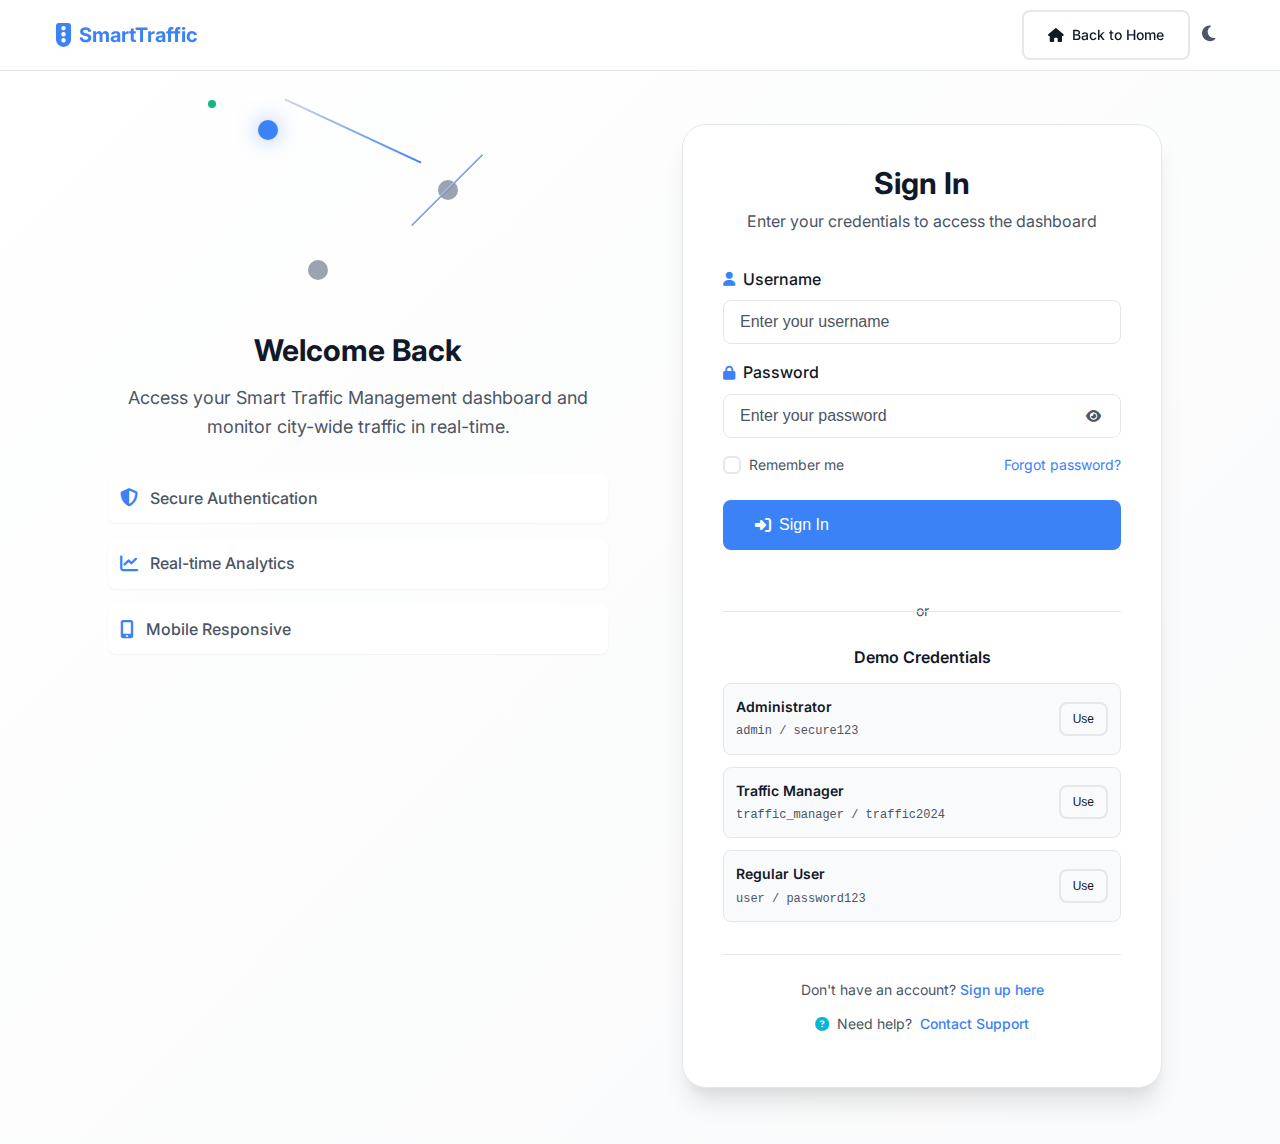
<file: frontend/pages/routes.html>
<!DOCTYPE html>
<html lang="en">
<head>
    <meta charset="UTF-8">
    <meta name="viewport" content="width=device-width, initial-scale=1.0">
    <title>Route Planning - Smart Traffic Management System</title>
    <link rel="stylesheet" href="../css/styles.css">
    <link rel="stylesheet" href="../css/components.css">
    <link rel="stylesheet" href="../css/dashboard.css">
    <link rel="stylesheet" href="../css/routes.css">
    <link href="https://fonts.googleapis.com/css2?family=Inter:wght@300;400;500;600;700&display=swap" rel="stylesheet">
    <link rel="stylesheet" href="https://cdnjs.cloudflare.com/ajax/libs/font-awesome/6.4.0/css/all.min.css">
</head>
<body>
    <!-- Sidebar -->
    <aside class="sidebar" id="sidebar">
        <div class="sidebar-header">
            <div class="sidebar-brand">
                <i class="fas fa-traffic-light"></i>
                <span>SmartTraffic</span>
            </div>
            <button class="sidebar-toggle" id="sidebarToggle">
                <i class="fas fa-bars"></i>
            </button>
        </div>
        
        <nav class="sidebar-nav">
            <ul class="nav-list">
                <li class="nav-item">
                    <a href="dashboard.html" class="nav-link">
                        <i class="fas fa-tachometer-alt"></i>
                        <span>Dashboard</span>
                    </a>
                </li>
                <li class="nav-item">
                    <a href="monitoring.html" class="nav-link">
                        <i class="fas fa-chart-line"></i>
                        <span>Traffic Monitor</span>
                    </a>
                </li>
                <li class="nav-item">
                    <a href="routes.html" class="nav-link active">
                        <i class="fas fa-route"></i>
                        <span>Route Planning</span>
                    </a>
                </li>
                <li class="nav-item">
                    <a href="signals.html" class="nav-link">
                        <i class="fas fa-traffic-light"></i>
                        <span>Signal Control</span>
                    </a>
                </li>
                <li class="nav-item">
                    <a href="analytics.html" class="nav-link">
                        <i class="fas fa-chart-bar"></i>
                        <span>Analytics</span>
                    </a>
                </li>
                <li class="nav-item">
                    <a href="settings.html" class="nav-link">
                        <i class="fas fa-cog"></i>
                        <span>Settings</span>
                    </a>
                </li>
            </ul>
        </nav>
        
        <div class="sidebar-footer">
            <div class="user-info" id="userInfo">
                <div class="user-avatar">
                    <i class="fas fa-user"></i>
                </div>
                <div class="user-details">
                    <div class="user-name" id="userName">Loading...</div>
                    <div class="user-role" id="userRole">Loading...</div>
                </div>
            </div>
            <button class="logout-btn" id="logoutBtn">
                <i class="fas fa-sign-out-alt"></i>
                <span>Logout</span>
            </button>
        </div>
    </aside>

    <!-- Main Content -->
    <main class="main-content" id="mainContent">
        <!-- Top Bar -->
        <header class="top-bar">
            <div class="top-bar-left">
                <button class="mobile-menu-toggle" id="mobileMenuToggle">
                    <i class="fas fa-bars"></i>
                </button>
                <h1 class="page-title">Route Planning</h1>
            </div>
            
            <div class="top-bar-right">
                <div class="route-controls">
                    <button class="btn btn-secondary" id="clearRoutes">
                        <i class="fas fa-trash"></i>
                        Clear All
                    </button>
                    <button class="btn btn-primary" id="optimizeRoutes">
                        <i class="fas fa-magic"></i>
                        Optimize Routes
                    </button>
                </div>
                
                <button class="theme-toggle" id="themeToggle">
                    <i class="fas fa-moon"></i>
                </button>
            </div>
        </header>

        <!-- Route Planning Content -->
        <div class="routes-content">
            <!-- Route Planning Form -->
            <section class="route-form-section">
                <div class="route-form-container">
                    <div class="form-header">
                        <h3>
                            <i class="fas fa-map-marked-alt"></i>
                            Plan New Route
                        </h3>
                    </div>
                    
                    <form class="route-form" id="routeForm">
                        <div class="form-row">
                            <div class="form-group">
                                <label class="form-label">
                                    <i class="fas fa-map-marker-alt"></i>
                                    Origin
                                </label>
                                <input 
                                    type="text" 
                                    class="form-input" 
                                    id="originInput"
                                    placeholder="Enter starting location"
                                    required
                                >
                                <div class="location-suggestions" id="originSuggestions"></div>
                            </div>
                            
                            <div class="form-group">
                                <label class="form-label">
                                    <i class="fas fa-flag-checkered"></i>
                                    Destination
                                </label>
                                <input 
                                    type="text" 
                                    class="form-input" 
                                    id="destinationInput"
                                    placeholder="Enter destination"
                                    required
                                >
                                <div class="location-suggestions" id="destinationSuggestions"></div>
                            </div>
                        </div>
                        
                        <div class="form-row">
                            <div class="form-group">
                                <label class="form-label">
                                    <i class="fas fa-clock"></i>
                                    Departure Time
                                </label>
                                <input 
                                    type="datetime-local" 
                                    class="form-input" 
                                    id="departureTime"
                                >
                            </div>
                            
                            <div class="form-group">
                                <label class="form-label">
                                    <i class="fas fa-cog"></i>
                                    Route Preference
                                </label>
                                <select class="form-select" id="routePreference">
                                    <option value="fastest">Fastest Route</option>
                                    <option value="shortest">Shortest Distance</option>
                                    <option value="eco">Eco-Friendly</option>
                                    <option value="avoid_traffic">Avoid Traffic</option>
                                </select>
                            </div>
                        </div>
                        
                        <div class="form-actions">
                            <button type="submit" class="btn btn-primary">
                                <i class="fas fa-search"></i>
                                Find Routes
                            </button>
                            <button type="button" class="btn btn-secondary" id="addWaypoint">
                                <i class="fas fa-plus"></i>
                                Add Waypoint
                            </button>
                        </div>
                    </form>
                </div>
            </section>

            <!-- Route Results and Map -->
            <section class="route-results-section">
                <div class="results-grid">
                    <!-- Map Container -->
                    <div class="map-container">
                        <div class="map-header">
                            <h3>
                                <i class="fas fa-map"></i>
                                Route Map
                            </h3>
                            <div class="map-controls">
                                <button class="map-control-btn active" data-view="traffic">
                                    <i class="fas fa-car"></i>
                                    Traffic
                                </button>
                                <button class="map-control-btn" data-view="satellite">
                                    <i class="fas fa-satellite"></i>
                                    Satellite
                                </button>
                                <button class="map-control-btn" data-view="terrain">
                                    <i class="fas fa-mountain"></i>
                                    Terrain
                                </button>
                            </div>
                        </div>
                        
                        <div class="route-map" id="routeMap">
                            <!-- Simulated Route Map -->
                            <div class="route-visualization">
                                <div class="route-point origin">
                                    <i class="fas fa-map-marker-alt"></i>
                                    <span>Origin</span>
                                </div>

                                <div class="route-path">
                                    <div class="route-segment optimal"></div>
                                    <div class="route-segment warning"></div>
                                    <div class="route-segment optimal"></div>
                                </div>

                                <div class="route-point destination">
                                    <i class="fas fa-flag-checkered"></i>
                                    <span>Destination</span>
                                </div>

                                <div class="traffic-indicators">
                                    <div class="traffic-indicator light" style="top: 25%; left: 35%;"></div>
                                    <div class="traffic-indicator moderate" style="top: 45%; left: 65%;"></div>
                                    <div class="traffic-indicator heavy" style="top: 70%; left: 45%;"></div>
                                </div>

                                <div class="map-legend">
                                    <div class="legend-item">
                                        <div class="legend-color optimal"></div>
                                        <span>Light Traffic</span>
                                    </div>
                                    <div class="legend-item">
                                        <div class="legend-color warning"></div>
                                        <span>Moderate Traffic</span>
                                    </div>
                                    <div class="legend-item">
                                        <div class="legend-color critical"></div>
                                        <span>Heavy Traffic</span>
                                    </div>
                                </div>
                            </div>
                        </div>
                    </div>
                    
                    <!-- Route Options -->
                    <div class="route-options-container">
                        <div class="options-header">
                            <h3>
                                <i class="fas fa-list"></i>
                                Route Options
                            </h3>
                            <div class="options-controls">
                                <button class="btn btn-sm btn-secondary" id="refreshRoutes">
                                    <i class="fas fa-sync-alt"></i>
                                    Refresh
                                </button>
                            </div>
                        </div>
                        
                        <div class="route-options" id="routeOptions">
                            <div class="route-option recommended">
                                <div class="route-option-header">
                                    <div class="route-badge">
                                        <i class="fas fa-star"></i>
                                        Recommended
                                    </div>
                                    <div class="route-time">18 min</div>
                                </div>
                                <div class="route-details">
                                    <div class="route-info">
                                        <span class="route-distance">12.3 km</span>
                                        <span class="route-type">Via Main Street</span>
                                    </div>
                                    <div class="route-conditions">
                                        <span class="condition light">Light traffic</span>
                                        <span class="condition-time">Current conditions</span>
                                    </div>
                                </div>
                                <div class="route-actions">
                                    <button class="btn btn-sm btn-primary">Select Route</button>
                                    <button class="btn btn-sm btn-secondary">View Details</button>
                                </div>
                            </div>
                            
                            <div class="route-option">
                                <div class="route-option-header">
                                    <div class="route-badge alternative">
                                        <i class="fas fa-route"></i>
                                        Alternative
                                    </div>
                                    <div class="route-time">22 min</div>
                                </div>
                                <div class="route-details">
                                    <div class="route-info">
                                        <span class="route-distance">10.8 km</span>
                                        <span class="route-type">Via Highway 101</span>
                                    </div>
                                    <div class="route-conditions">
                                        <span class="condition moderate">Moderate traffic</span>
                                        <span class="condition-time">Current conditions</span>
                                    </div>
                                </div>
                                <div class="route-actions">
                                    <button class="btn btn-sm btn-secondary">Select Route</button>
                                    <button class="btn btn-sm btn-secondary">View Details</button>
                                </div>
                            </div>
                            
                            <div class="route-option">
                                <div class="route-option-header">
                                    <div class="route-badge eco">
                                        <i class="fas fa-leaf"></i>
                                        Eco-Friendly
                                    </div>
                                    <div class="route-time">25 min</div>
                                </div>
                                <div class="route-details">
                                    <div class="route-info">
                                        <span class="route-distance">11.5 km</span>
                                        <span class="route-type">Via Park Avenue</span>
                                    </div>
                                    <div class="route-conditions">
                                        <span class="condition light">Light traffic</span>
                                        <span class="condition-time">15% less fuel</span>
                                    </div>
                                </div>
                                <div class="route-actions">
                                    <button class="btn btn-sm btn-secondary">Select Route</button>
                                    <button class="btn btn-sm btn-secondary">View Details</button>
                                </div>
                            </div>
                        </div>
                    </div>
                </div>
            </section>

            <!-- Recent Routes -->
            <section class="recent-routes-section">
                <div class="recent-routes-header">
                    <h3>
                        <i class="fas fa-history"></i>
                        Recent Routes
                    </h3>
                    <button class="btn btn-secondary" id="clearHistory">
                        <i class="fas fa-trash"></i>
                        Clear History
                    </button>
                </div>
                
                <div class="recent-routes-grid">
                    <div class="recent-route-card">
                        <div class="route-card-header">
                            <div class="route-endpoints">
                                <span class="origin">Downtown Office</span>
                                <i class="fas fa-arrow-right"></i>
                                <span class="destination">Tech Campus</span>
                            </div>
                            <div class="route-time">2 hours ago</div>
                        </div>
                        <div class="route-card-details">
                            <div class="route-stats">
                                <span class="stat">
                                    <i class="fas fa-clock"></i>
                                    15 min
                                </span>
                                <span class="stat">
                                    <i class="fas fa-road"></i>
                                    8.2 km
                                </span>
                                <span class="stat">
                                    <i class="fas fa-gas-pump"></i>
                                    0.8L
                                </span>
                            </div>
                            <button class="btn btn-sm btn-primary">Use Again</button>
                        </div>
                    </div>
                    
                    <div class="recent-route-card">
                        <div class="route-card-header">
                            <div class="route-endpoints">
                                <span class="origin">Home</span>
                                <i class="fas fa-arrow-right"></i>
                                <span class="destination">Shopping Mall</span>
                            </div>
                            <div class="route-time">1 day ago</div>
                        </div>
                        <div class="route-card-details">
                            <div class="route-stats">
                                <span class="stat">
                                    <i class="fas fa-clock"></i>
                                    12 min
                                </span>
                                <span class="stat">
                                    <i class="fas fa-road"></i>
                                    6.5 km
                                </span>
                                <span class="stat">
                                    <i class="fas fa-gas-pump"></i>
                                    0.6L
                                </span>
                            </div>
                            <button class="btn btn-sm btn-primary">Use Again</button>
                        </div>
                    </div>
                    
                    <div class="recent-route-card">
                        <div class="route-card-header">
                            <div class="route-endpoints">
                                <span class="origin">Airport</span>
                                <i class="fas fa-arrow-right"></i>
                                <span class="destination">City Center</span>
                            </div>
                            <div class="route-time">3 days ago</div>
                        </div>
                        <div class="route-card-details">
                            <div class="route-stats">
                                <span class="stat">
                                    <i class="fas fa-clock"></i>
                                    28 min
                                </span>
                                <span class="stat">
                                    <i class="fas fa-road"></i>
                                    18.3 km
                                </span>
                                <span class="stat">
                                    <i class="fas fa-gas-pump"></i>
                                    1.8L
                                </span>
                            </div>
                            <button class="btn btn-sm btn-primary">Use Again</button>
                        </div>
                    </div>
                </div>
            </section>
        </div>
    </main>

    <!-- Scripts -->
    <script src="../js/main.js"></script>
    <script src="../js/auth.js"></script>
    <script src="../js/dashboard.js"></script>
    <script src="../js/routes.js"></script>
</body>
</html>
</file>
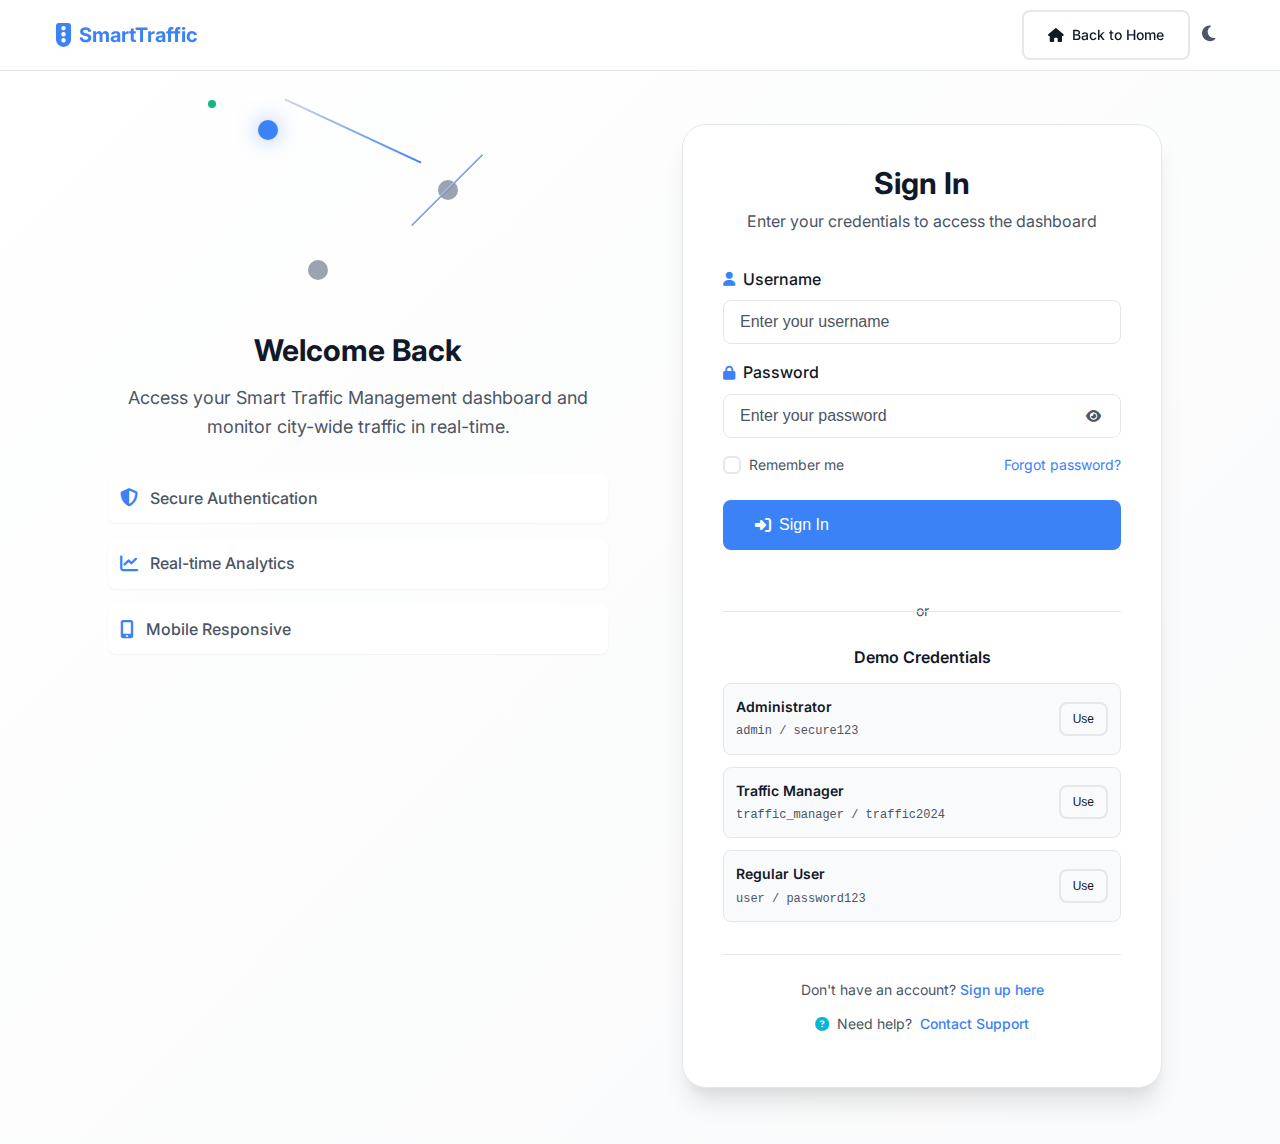
<file: frontend/pages/settings.html>
<!DOCTYPE html>
<html lang="en">
<head>
    <meta charset="UTF-8">
    <meta name="viewport" content="width=device-width, initial-scale=1.0">
    <title>Settings - Smart Traffic Management System</title>
    <link rel="stylesheet" href="../css/styles.css">
    <link rel="stylesheet" href="../css/components.css">
    <link rel="stylesheet" href="../css/dashboard.css">
    <link rel="stylesheet" href="../css/settings.css">
    <link href="https://fonts.googleapis.com/css2?family=Inter:wght@300;400;500;600;700&display=swap" rel="stylesheet">
    <link rel="stylesheet" href="https://cdnjs.cloudflare.com/ajax/libs/font-awesome/6.4.0/css/all.min.css">
</head>
<body>
    <!-- Sidebar -->
    <aside class="sidebar" id="sidebar">
        <div class="sidebar-header">
            <div class="sidebar-brand">
                <i class="fas fa-traffic-light"></i>
                <span>SmartTraffic</span>
            </div>
            <button class="sidebar-toggle" id="sidebarToggle">
                <i class="fas fa-bars"></i>
            </button>
        </div>
        
        <nav class="sidebar-nav">
            <ul class="nav-list">
                <li class="nav-item">
                    <a href="dashboard.html" class="nav-link">
                        <i class="fas fa-tachometer-alt"></i>
                        <span>Dashboard</span>
                    </a>
                </li>
                <li class="nav-item">
                    <a href="monitoring.html" class="nav-link">
                        <i class="fas fa-chart-line"></i>
                        <span>Traffic Monitor</span>
                    </a>
                </li>
                <li class="nav-item">
                    <a href="routes.html" class="nav-link">
                        <i class="fas fa-route"></i>
                        <span>Route Planning</span>
                    </a>
                </li>
                <li class="nav-item">
                    <a href="signals.html" class="nav-link">
                        <i class="fas fa-traffic-light"></i>
                        <span>Signal Control</span>
                    </a>
                </li>
                <li class="nav-item">
                    <a href="analytics.html" class="nav-link">
                        <i class="fas fa-chart-bar"></i>
                        <span>Analytics</span>
                    </a>
                </li>
                <li class="nav-item">
                    <a href="settings.html" class="nav-link active">
                        <i class="fas fa-cog"></i>
                        <span>Settings</span>
                    </a>
                </li>
            </ul>
        </nav>
        
        <div class="sidebar-footer">
            <div class="user-info" id="userInfo">
                <div class="user-avatar">
                    <i class="fas fa-user"></i>
                </div>
                <div class="user-details">
                    <div class="user-name" id="userName">Loading...</div>
                    <div class="user-role" id="userRole">Loading...</div>
                </div>
            </div>
            <button class="logout-btn" id="logoutBtn">
                <i class="fas fa-sign-out-alt"></i>
                <span>Logout</span>
            </button>
        </div>
    </aside>

    <!-- Main Content -->
    <main class="main-content" id="mainContent">
        <!-- Top Bar -->
        <header class="top-bar">
            <div class="top-bar-left">
                <button class="mobile-menu-toggle" id="mobileMenuToggle">
                    <i class="fas fa-bars"></i>
                </button>
                <h1 class="page-title">Settings</h1>
            </div>
            
            <div class="top-bar-right">
                <div class="settings-controls">
                    <button class="btn btn-secondary" id="resetSettings">
                        <i class="fas fa-undo"></i>
                        Reset to Default
                    </button>
                    <button class="btn btn-primary" id="saveSettings">
                        <i class="fas fa-save"></i>
                        Save Changes
                    </button>
                </div>
                
                <button class="theme-toggle" id="themeToggle">
                    <i class="fas fa-moon"></i>
                </button>
            </div>
        </header>

        <!-- Settings Content -->
        <div class="settings-content">
            <!-- Settings Navigation -->
            <div class="settings-nav">
                <div class="settings-nav-list">
                    <button class="settings-nav-item active" data-section="general">
                        <i class="fas fa-cog"></i>
                        <span>General</span>
                    </button>
                    <button class="settings-nav-item" data-section="appearance">
                        <i class="fas fa-palette"></i>
                        <span>Appearance</span>
                    </button>
                    <button class="settings-nav-item" data-section="notifications">
                        <i class="fas fa-bell"></i>
                        <span>Notifications</span>
                    </button>
                    <button class="settings-nav-item" data-section="traffic">
                        <i class="fas fa-traffic-light"></i>
                        <span>Traffic Settings</span>
                    </button>
                    <button class="settings-nav-item" data-section="security">
                        <i class="fas fa-shield-alt"></i>
                        <span>Security</span>
                    </button>
                    <button class="settings-nav-item" data-section="system">
                        <i class="fas fa-server"></i>
                        <span>System</span>
                    </button>
                </div>
            </div>

            <!-- Settings Panels -->
            <div class="settings-panels">
                <!-- General Settings -->
                <div class="settings-panel active" id="general-panel">
                    <div class="panel-header">
                        <h3>General Settings</h3>
                        <p>Configure basic application preferences</p>
                    </div>
                    
                    <div class="settings-groups">
                        <div class="settings-group">
                            <h4>Language & Region</h4>
                            <div class="setting-item">
                                <label class="setting-label">Language</label>
                                <select class="form-select">
                                    <option value="en">English</option>
                                    <option value="es">Spanish</option>
                                    <option value="fr">French</option>
                                    <option value="de">German</option>
                                </select>
                            </div>
                            <div class="setting-item">
                                <label class="setting-label">Time Zone</label>
                                <select class="form-select">
                                    <option value="UTC-8">Pacific Time (UTC-8)</option>
                                    <option value="UTC-5">Eastern Time (UTC-5)</option>
                                    <option value="UTC+0">UTC</option>
                                    <option value="UTC+1">Central European Time (UTC+1)</option>
                                </select>
                            </div>
                            <div class="setting-item">
                                <label class="setting-label">Date Format</label>
                                <select class="form-select">
                                    <option value="MM/DD/YYYY">MM/DD/YYYY</option>
                                    <option value="DD/MM/YYYY">DD/MM/YYYY</option>
                                    <option value="YYYY-MM-DD">YYYY-MM-DD</option>
                                </select>
                            </div>
                        </div>
                        
                        <div class="settings-group">
                            <h4>Units & Measurements</h4>
                            <div class="setting-item">
                                <label class="setting-label">Distance Unit</label>
                                <div class="radio-group">
                                    <label class="radio-item">
                                        <input type="radio" name="distance" value="metric" checked>
                                        <span class="radio-mark"></span>
                                        Metric (km, m)
                                    </label>
                                    <label class="radio-item">
                                        <input type="radio" name="distance" value="imperial">
                                        <span class="radio-mark"></span>
                                        Imperial (mi, ft)
                                    </label>
                                </div>
                            </div>
                            <div class="setting-item">
                                <label class="setting-label">Speed Unit</label>
                                <div class="radio-group">
                                    <label class="radio-item">
                                        <input type="radio" name="speed" value="kmh" checked>
                                        <span class="radio-mark"></span>
                                        km/h
                                    </label>
                                    <label class="radio-item">
                                        <input type="radio" name="speed" value="mph">
                                        <span class="radio-mark"></span>
                                        mph
                                    </label>
                                </div>
                            </div>
                        </div>
                    </div>
                </div>

                <!-- Appearance Settings -->
                <div class="settings-panel" id="appearance-panel">
                    <div class="panel-header">
                        <h3>Appearance Settings</h3>
                        <p>Customize the look and feel of the application</p>
                    </div>
                    
                    <div class="settings-groups">
                        <div class="settings-group">
                            <h4>Theme</h4>
                            <div class="setting-item">
                                <label class="setting-label">Color Theme</label>
                                <div class="theme-selector">
                                    <div class="theme-option active" data-theme="light">
                                        <div class="theme-preview light">
                                            <div class="theme-bar"></div>
                                            <div class="theme-content"></div>
                                        </div>
                                        <span>Light</span>
                                    </div>
                                    <div class="theme-option" data-theme="dark">
                                        <div class="theme-preview dark">
                                            <div class="theme-bar"></div>
                                            <div class="theme-content"></div>
                                        </div>
                                        <span>Dark</span>
                                    </div>
                                    <div class="theme-option" data-theme="auto">
                                        <div class="theme-preview auto">
                                            <div class="theme-bar"></div>
                                            <div class="theme-content"></div>
                                        </div>
                                        <span>Auto</span>
                                    </div>
                                </div>
                            </div>
                        </div>
                        
                        <div class="settings-group">
                            <h4>Layout</h4>
                            <div class="setting-item">
                                <label class="setting-label">Sidebar</label>
                                <div class="toggle-switch">
                                    <input type="checkbox" id="sidebarCollapsed">
                                    <label for="sidebarCollapsed" class="toggle-label">
                                        <span class="toggle-slider"></span>
                                    </label>
                                    <span class="toggle-text">Collapse by default</span>
                                </div>
                            </div>
                            <div class="setting-item">
                                <label class="setting-label">Animations</label>
                                <div class="toggle-switch">
                                    <input type="checkbox" id="enableAnimations" checked>
                                    <label for="enableAnimations" class="toggle-label">
                                        <span class="toggle-slider"></span>
                                    </label>
                                    <span class="toggle-text">Enable smooth animations</span>
                                </div>
                            </div>
                        </div>
                    </div>
                </div>

                <!-- Notifications Settings -->
                <div class="settings-panel" id="notifications-panel">
                    <div class="panel-header">
                        <h3>Notification Settings</h3>
                        <p>Configure how and when you receive notifications</p>
                    </div>
                    
                    <div class="settings-groups">
                        <div class="settings-group">
                            <h4>Alert Types</h4>
                            <div class="setting-item">
                                <label class="setting-label">Traffic Congestion</label>
                                <div class="toggle-switch">
                                    <input type="checkbox" id="trafficAlerts" checked>
                                    <label for="trafficAlerts" class="toggle-label">
                                        <span class="toggle-slider"></span>
                                    </label>
                                    <span class="toggle-text">Notify about traffic congestion</span>
                                </div>
                            </div>
                            <div class="setting-item">
                                <label class="setting-label">Signal Malfunctions</label>
                                <div class="toggle-switch">
                                    <input type="checkbox" id="signalAlerts" checked>
                                    <label for="signalAlerts" class="toggle-label">
                                        <span class="toggle-slider"></span>
                                    </label>
                                    <span class="toggle-text">Notify about signal issues</span>
                                </div>
                            </div>
                            <div class="setting-item">
                                <label class="setting-label">System Updates</label>
                                <div class="toggle-switch">
                                    <input type="checkbox" id="systemAlerts" checked>
                                    <label for="systemAlerts" class="toggle-label">
                                        <span class="toggle-slider"></span>
                                    </label>
                                    <span class="toggle-text">Notify about system updates</span>
                                </div>
                            </div>
                        </div>
                        
                        <div class="settings-group">
                            <h4>Delivery Method</h4>
                            <div class="setting-item">
                                <label class="setting-label">Email Notifications</label>
                                <div class="toggle-switch">
                                    <input type="checkbox" id="emailNotifications">
                                    <label for="emailNotifications" class="toggle-label">
                                        <span class="toggle-slider"></span>
                                    </label>
                                    <span class="toggle-text">Send notifications via email</span>
                                </div>
                            </div>
                            <div class="setting-item">
                                <label class="setting-label">Browser Notifications</label>
                                <div class="toggle-switch">
                                    <input type="checkbox" id="browserNotifications" checked>
                                    <label for="browserNotifications" class="toggle-label">
                                        <span class="toggle-slider"></span>
                                    </label>
                                    <span class="toggle-text">Show browser notifications</span>
                                </div>
                            </div>
                        </div>
                    </div>
                </div>

                <!-- Traffic Settings -->
                <div class="settings-panel" id="traffic-panel">
                    <div class="panel-header">
                        <h3>Traffic Management Settings</h3>
                        <p>Configure traffic monitoring and optimization parameters</p>
                    </div>
                    
                    <div class="settings-groups">
                        <div class="settings-group">
                            <h4>Monitoring</h4>
                            <div class="setting-item">
                                <label class="setting-label">Update Frequency</label>
                                <select class="form-select">
                                    <option value="10">Every 10 seconds</option>
                                    <option value="30" selected>Every 30 seconds</option>
                                    <option value="60">Every minute</option>
                                    <option value="300">Every 5 minutes</option>
                                </select>
                            </div>
                            <div class="setting-item">
                                <label class="setting-label">Data Retention</label>
                                <select class="form-select">
                                    <option value="7">7 days</option>
                                    <option value="30" selected>30 days</option>
                                    <option value="90">90 days</option>
                                    <option value="365">1 year</option>
                                </select>
                            </div>
                        </div>
                        
                        <div class="settings-group">
                            <h4>Optimization</h4>
                            <div class="setting-item">
                                <label class="setting-label">Auto-Optimization</label>
                                <div class="toggle-switch">
                                    <input type="checkbox" id="autoOptimization" checked>
                                    <label for="autoOptimization" class="toggle-label">
                                        <span class="toggle-slider"></span>
                                    </label>
                                    <span class="toggle-text">Enable automatic signal optimization</span>
                                </div>
                            </div>
                            <div class="setting-item">
                                <label class="setting-label">Optimization Sensitivity</label>
                                <div class="slider-container">
                                    <input type="range" class="slider" min="1" max="10" value="7" id="optimizationSensitivity">
                                    <div class="slider-labels">
                                        <span>Conservative</span>
                                        <span>Aggressive</span>
                                    </div>
                                </div>
                            </div>
                        </div>
                    </div>
                </div>

                <!-- Security Settings -->
                <div class="settings-panel" id="security-panel">
                    <div class="panel-header">
                        <h3>Security Settings</h3>
                        <p>Manage your account security and access controls</p>
                    </div>
                    
                    <div class="settings-groups">
                        <div class="settings-group">
                            <h4>Account Security</h4>
                            <div class="setting-item">
                                <label class="setting-label">Change Password</label>
                                <button class="btn btn-secondary">
                                    <i class="fas fa-key"></i>
                                    Change Password
                                </button>
                            </div>
                            <div class="setting-item">
                                <label class="setting-label">Two-Factor Authentication</label>
                                <div class="toggle-switch">
                                    <input type="checkbox" id="twoFactorAuth">
                                    <label for="twoFactorAuth" class="toggle-label">
                                        <span class="toggle-slider"></span>
                                    </label>
                                    <span class="toggle-text">Enable 2FA for enhanced security</span>
                                </div>
                            </div>
                        </div>
                        
                        <div class="settings-group">
                            <h4>Session Management</h4>
                            <div class="setting-item">
                                <label class="setting-label">Session Timeout</label>
                                <select class="form-select">
                                    <option value="30">30 minutes</option>
                                    <option value="60">1 hour</option>
                                    <option value="480" selected>8 hours</option>
                                    <option value="1440">24 hours</option>
                                </select>
                            </div>
                            <div class="setting-item">
                                <label class="setting-label">Active Sessions</label>
                                <button class="btn btn-secondary">
                                    <i class="fas fa-list"></i>
                                    View Active Sessions
                                </button>
                            </div>
                        </div>
                    </div>
                </div>

                <!-- System Settings -->
                <div class="settings-panel" id="system-panel">
                    <div class="panel-header">
                        <h3>System Settings</h3>
                        <p>Configure system-wide preferences and maintenance</p>
                    </div>
                    
                    <div class="settings-groups">
                        <div class="settings-group">
                            <h4>Performance</h4>
                            <div class="setting-item">
                                <label class="setting-label">Cache Management</label>
                                <button class="btn btn-secondary">
                                    <i class="fas fa-trash"></i>
                                    Clear Cache
                                </button>
                            </div>
                            <div class="setting-item">
                                <label class="setting-label">Data Export</label>
                                <button class="btn btn-primary">
                                    <i class="fas fa-download"></i>
                                    Export All Data
                                </button>
                            </div>
                        </div>
                        
                        <div class="settings-group">
                            <h4>System Information</h4>
                            <div class="system-info">
                                <div class="info-item">
                                    <span class="info-label">Version:</span>
                                    <span class="info-value">1.0.0</span>
                                </div>
                                <div class="info-item">
                                    <span class="info-label">Last Updated:</span>
                                    <span class="info-value">June 7, 2024</span>
                                </div>
                                <div class="info-item">
                                    <span class="info-label">Database:</span>
                                    <span class="info-value">H2 (Development)</span>
                                </div>
                                <div class="info-item">
                                    <span class="info-label">API Status:</span>
                                    <span class="info-value status-online">Online</span>
                                </div>
                            </div>
                        </div>
                    </div>
                </div>
            </div>
        </div>
    </main>

    <!-- Scripts -->
    <script src="../js/main.js"></script>
    <script src="../js/auth.js"></script>
    <script src="../js/dashboard.js"></script>
    <script src="../js/settings.js"></script>
</body>
</html>
</file>
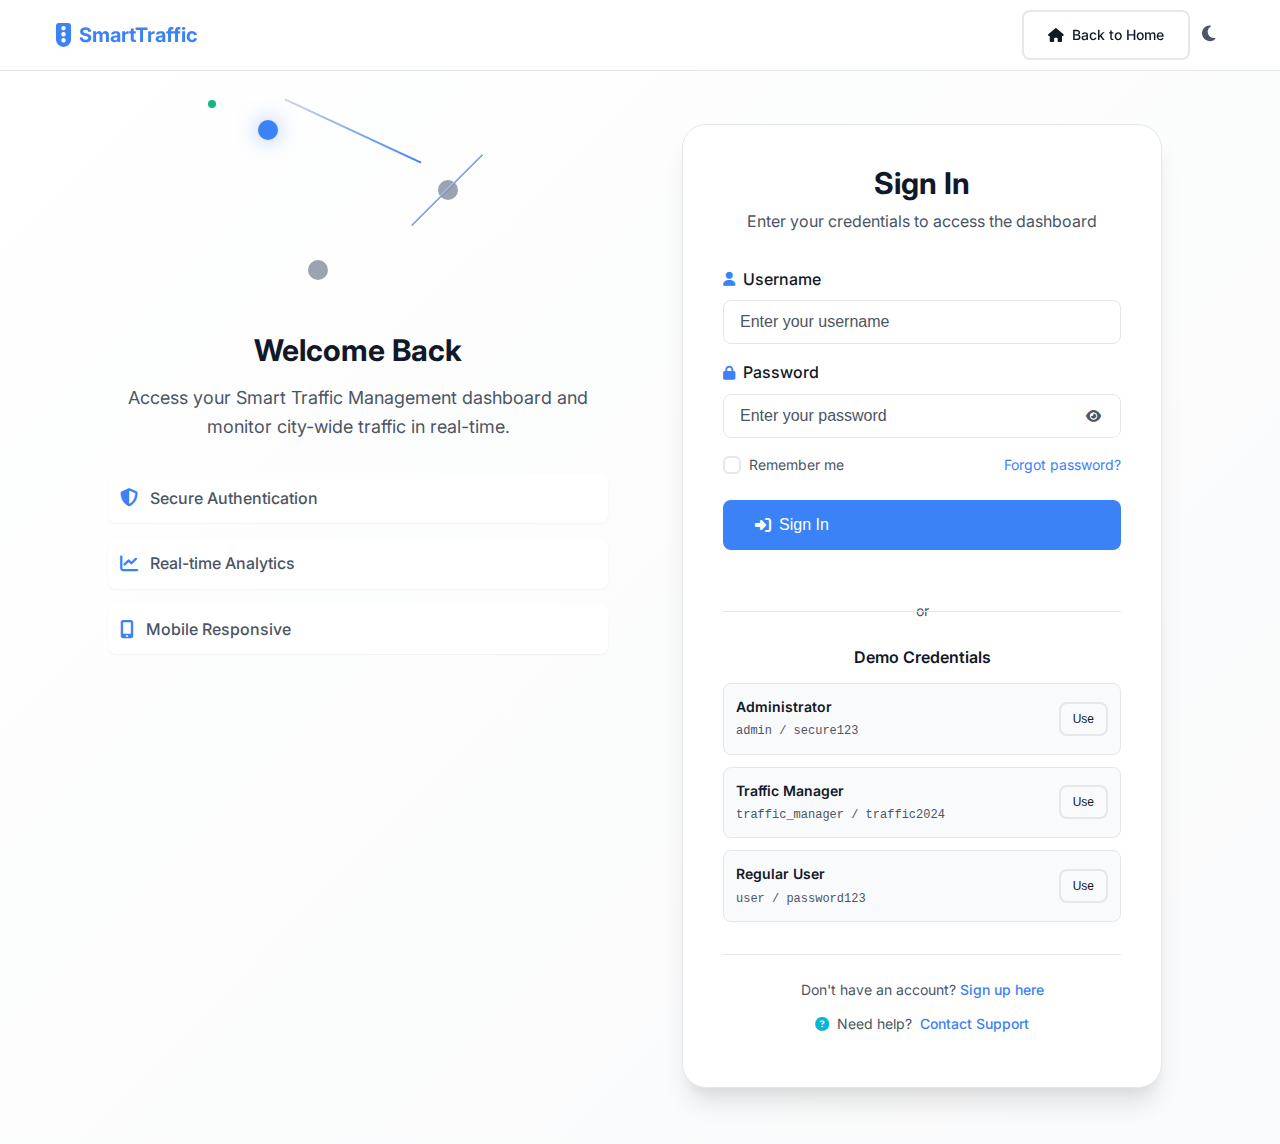
<file: frontend/pages/signals.html>
<!DOCTYPE html>
<html lang="en">
<head>
    <meta charset="UTF-8">
    <meta name="viewport" content="width=device-width, initial-scale=1.0">
    <title>Signal Control - Smart Traffic Management System</title>
    <link rel="stylesheet" href="../css/styles.css">
    <link rel="stylesheet" href="../css/components.css">
    <link rel="stylesheet" href="../css/dashboard.css">
    <link rel="stylesheet" href="../css/signals.css">
    <link href="https://fonts.googleapis.com/css2?family=Inter:wght@300;400;500;600;700&display=swap" rel="stylesheet">
    <link rel="stylesheet" href="https://cdnjs.cloudflare.com/ajax/libs/font-awesome/6.4.0/css/all.min.css">
</head>
<body>
    <!-- Sidebar -->
    <aside class="sidebar" id="sidebar">
        <div class="sidebar-header">
            <div class="sidebar-brand">
                <i class="fas fa-traffic-light"></i>
                <span>SmartTraffic</span>
            </div>
            <button class="sidebar-toggle" id="sidebarToggle">
                <i class="fas fa-bars"></i>
            </button>
        </div>
        
        <nav class="sidebar-nav">
            <ul class="nav-list">
                <li class="nav-item">
                    <a href="dashboard.html" class="nav-link">
                        <i class="fas fa-tachometer-alt"></i>
                        <span>Dashboard</span>
                    </a>
                </li>
                <li class="nav-item">
                    <a href="monitoring.html" class="nav-link">
                        <i class="fas fa-chart-line"></i>
                        <span>Traffic Monitor</span>
                    </a>
                </li>
                <li class="nav-item">
                    <a href="routes.html" class="nav-link">
                        <i class="fas fa-route"></i>
                        <span>Route Planning</span>
                    </a>
                </li>
                <li class="nav-item">
                    <a href="signals.html" class="nav-link active">
                        <i class="fas fa-traffic-light"></i>
                        <span>Signal Control</span>
                    </a>
                </li>
                <li class="nav-item">
                    <a href="analytics.html" class="nav-link">
                        <i class="fas fa-chart-bar"></i>
                        <span>Analytics</span>
                    </a>
                </li>
                <li class="nav-item">
                    <a href="settings.html" class="nav-link">
                        <i class="fas fa-cog"></i>
                        <span>Settings</span>
                    </a>
                </li>
            </ul>
        </nav>
        
        <div class="sidebar-footer">
            <div class="user-info" id="userInfo">
                <div class="user-avatar">
                    <i class="fas fa-user"></i>
                </div>
                <div class="user-details">
                    <div class="user-name" id="userName">Loading...</div>
                    <div class="user-role" id="userRole">Loading...</div>
                </div>
            </div>
            <button class="logout-btn" id="logoutBtn">
                <i class="fas fa-sign-out-alt"></i>
                <span>Logout</span>
            </button>
        </div>
    </aside>

    <!-- Main Content -->
    <main class="main-content" id="mainContent">
        <!-- Top Bar -->
        <header class="top-bar">
            <div class="top-bar-left">
                <button class="mobile-menu-toggle" id="mobileMenuToggle">
                    <i class="fas fa-bars"></i>
                </button>
                <h1 class="page-title">Signal Control</h1>
            </div>
            
            <div class="top-bar-right">
                <div class="signal-controls">
                    <button class="btn btn-secondary" id="emergencyMode">
                        <i class="fas fa-exclamation-triangle"></i>
                        Emergency Mode
                    </button>
                    <button class="btn btn-primary" id="optimizeAll">
                        <i class="fas fa-magic"></i>
                        Optimize All
                    </button>
                </div>
                
                <button class="theme-toggle" id="themeToggle">
                    <i class="fas fa-moon"></i>
                </button>
            </div>
        </header>

        <!-- Signal Control Content -->
        <div class="signals-content">
            <!-- Signal Overview Section -->
            <section class="signal-overview-section">
                <div class="overview-header">
                    <h3>
                        <i class="fas fa-traffic-light"></i>
                        Signal Overview
                    </h3>
                    <div class="overview-stats">
                        <div class="stat-item">
                            <span class="stat-value" id="totalSignals">24</span>
                            <span class="stat-label">Total Signals</span>
                        </div>
                        <div class="stat-item">
                            <span class="stat-value optimal" id="optimalSignals">18</span>
                            <span class="stat-label">Optimal</span>
                        </div>
                        <div class="stat-item">
                            <span class="stat-value warning" id="warningSignals">4</span>
                            <span class="stat-label">Needs Attention</span>
                        </div>
                        <div class="stat-item">
                            <span class="stat-value critical" id="criticalSignals">2</span>
                            <span class="stat-label">Critical</span>
                        </div>
                    </div>
                </div>
            </section>

            <!-- Signal Grid Section -->
            <section class="signal-grid-section">
                <div class="signal-grid">
                    <!-- Signal Control Cards -->
                    <div class="signal-card optimal" data-signal-id="1">
                        <div class="signal-header">
                            <h4>Main St & 1st Ave</h4>
                            <div class="signal-status">
                                <span class="status-indicator optimal"></span>
                                <span class="status-text">Optimal</span>
                            </div>
                        </div>
                        
                        <div class="signal-visual">
                            <div class="traffic-light">
                                <div class="light red"></div>
                                <div class="light yellow"></div>
                                <div class="light green active"></div>
                            </div>
                            <div class="signal-timing">
                                <div class="timing-info">
                                    <span class="phase">Green Phase</span>
                                    <span class="countdown">28s</span>
                                </div>
                            </div>
                        </div>
                        
                        <div class="signal-controls">
                            <button class="btn btn-sm btn-secondary" onclick="adjustTiming(1)">
                                <i class="fas fa-clock"></i>
                                Adjust
                            </button>
                            <button class="btn btn-sm btn-primary" onclick="optimizeSignal(1)">
                                <i class="fas fa-magic"></i>
                                Optimize
                            </button>
                        </div>
                    </div>
                    
                    <div class="signal-card warning" data-signal-id="2">
                        <div class="signal-header">
                            <h4>Broadway & 5th St</h4>
                            <div class="signal-status">
                                <span class="status-indicator warning"></span>
                                <span class="status-text">Needs Attention</span>
                            </div>
                        </div>
                        
                        <div class="signal-visual">
                            <div class="traffic-light">
                                <div class="light red active"></div>
                                <div class="light yellow"></div>
                                <div class="light green"></div>
                            </div>
                            <div class="signal-timing">
                                <div class="timing-info">
                                    <span class="phase">Red Phase</span>
                                    <span class="countdown">45s</span>
                                </div>
                            </div>
                        </div>
                        
                        <div class="signal-controls">
                            <button class="btn btn-sm btn-secondary" onclick="adjustTiming(2)">
                                <i class="fas fa-clock"></i>
                                Adjust
                            </button>
                            <button class="btn btn-sm btn-primary" onclick="optimizeSignal(2)">
                                <i class="fas fa-magic"></i>
                                Optimize
                            </button>
                        </div>
                    </div>
                    
                    <div class="signal-card critical" data-signal-id="3">
                        <div class="signal-header">
                            <h4>Tech Blvd & Innovation Dr</h4>
                            <div class="signal-status">
                                <span class="status-indicator critical"></span>
                                <span class="status-text">Critical</span>
                            </div>
                        </div>
                        
                        <div class="signal-visual">
                            <div class="traffic-light">
                                <div class="light red"></div>
                                <div class="light yellow active"></div>
                                <div class="light green"></div>
                            </div>
                            <div class="signal-timing">
                                <div class="timing-info">
                                    <span class="phase">Yellow Phase</span>
                                    <span class="countdown">3s</span>
                                </div>
                            </div>
                        </div>
                        
                        <div class="signal-controls">
                            <button class="btn btn-sm btn-warning" onclick="emergencyOverride(3)">
                                <i class="fas fa-exclamation-triangle"></i>
                                Override
                            </button>
                            <button class="btn btn-sm btn-primary" onclick="optimizeSignal(3)">
                                <i class="fas fa-magic"></i>
                                Optimize
                            </button>
                        </div>
                    </div>
                    
                    <div class="signal-card optimal" data-signal-id="4">
                        <div class="signal-header">
                            <h4>Park Ave & Central</h4>
                            <div class="signal-status">
                                <span class="status-indicator optimal"></span>
                                <span class="status-text">Optimal</span>
                            </div>
                        </div>
                        
                        <div class="signal-visual">
                            <div class="traffic-light">
                                <div class="light red"></div>
                                <div class="light yellow"></div>
                                <div class="light green active"></div>
                            </div>
                            <div class="signal-timing">
                                <div class="timing-info">
                                    <span class="phase">Green Phase</span>
                                    <span class="countdown">35s</span>
                                </div>
                            </div>
                        </div>
                        
                        <div class="signal-controls">
                            <button class="btn btn-sm btn-secondary" onclick="adjustTiming(4)">
                                <i class="fas fa-clock"></i>
                                Adjust
                            </button>
                            <button class="btn btn-sm btn-primary" onclick="optimizeSignal(4)">
                                <i class="fas fa-magic"></i>
                                Optimize
                            </button>
                        </div>
                    </div>
                    
                    <div class="signal-card warning" data-signal-id="5">
                        <div class="signal-header">
                            <h4>Commerce St & Market</h4>
                            <div class="signal-status">
                                <span class="status-indicator warning"></span>
                                <span class="status-text">Needs Attention</span>
                            </div>
                        </div>
                        
                        <div class="signal-visual">
                            <div class="traffic-light">
                                <div class="light red active"></div>
                                <div class="light yellow"></div>
                                <div class="light green"></div>
                            </div>
                            <div class="signal-timing">
                                <div class="timing-info">
                                    <span class="phase">Red Phase</span>
                                    <span class="countdown">52s</span>
                                </div>
                            </div>
                        </div>
                        
                        <div class="signal-controls">
                            <button class="btn btn-sm btn-secondary" onclick="adjustTiming(5)">
                                <i class="fas fa-clock"></i>
                                Adjust
                            </button>
                            <button class="btn btn-sm btn-primary" onclick="optimizeSignal(5)">
                                <i class="fas fa-magic"></i>
                                Optimize
                            </button>
                        </div>
                    </div>
                    
                    <div class="signal-card optimal" data-signal-id="6">
                        <div class="signal-header">
                            <h4>University Ave & College</h4>
                            <div class="signal-status">
                                <span class="status-indicator optimal"></span>
                                <span class="status-text">Optimal</span>
                            </div>
                        </div>
                        
                        <div class="signal-visual">
                            <div class="traffic-light">
                                <div class="light red"></div>
                                <div class="light yellow"></div>
                                <div class="light green active"></div>
                            </div>
                            <div class="signal-timing">
                                <div class="timing-info">
                                    <span class="phase">Green Phase</span>
                                    <span class="countdown">22s</span>
                                </div>
                            </div>
                        </div>
                        
                        <div class="signal-controls">
                            <button class="btn btn-sm btn-secondary" onclick="adjustTiming(6)">
                                <i class="fas fa-clock"></i>
                                Adjust
                            </button>
                            <button class="btn btn-sm btn-primary" onclick="optimizeSignal(6)">
                                <i class="fas fa-magic"></i>
                                Optimize
                            </button>
                        </div>
                    </div>
                </div>
            </section>

            <!-- Signal Management Section -->
            <section class="signal-management-section">
                <div class="management-header">
                    <h3>
                        <i class="fas fa-cogs"></i>
                        Signal Management
                    </h3>
                </div>
                
                <div class="management-grid">
                    <div class="management-card">
                        <div class="card-header">
                            <h4>Timing Patterns</h4>
                            <i class="fas fa-clock"></i>
                        </div>
                        <div class="card-content">
                            <div class="pattern-list">
                                <div class="pattern-item active">
                                    <span class="pattern-name">Rush Hour</span>
                                    <span class="pattern-status">Active</span>
                                </div>
                                <div class="pattern-item">
                                    <span class="pattern-name">Normal Traffic</span>
                                    <span class="pattern-status">Standby</span>
                                </div>
                                <div class="pattern-item">
                                    <span class="pattern-name">Night Mode</span>
                                    <span class="pattern-status">Scheduled</span>
                                </div>
                            </div>
                            <button class="btn btn-primary btn-full">
                                <i class="fas fa-plus"></i>
                                Create Pattern
                            </button>
                        </div>
                    </div>
                    
                    <div class="management-card">
                        <div class="card-header">
                            <h4>Emergency Controls</h4>
                            <i class="fas fa-exclamation-triangle"></i>
                        </div>
                        <div class="card-content">
                            <div class="emergency-controls">
                                <button class="btn btn-warning btn-full">
                                    <i class="fas fa-hand-paper"></i>
                                    All Stop
                                </button>
                                <button class="btn btn-danger btn-full">
                                    <i class="fas fa-ambulance"></i>
                                    Emergency Vehicle Priority
                                </button>
                                <button class="btn btn-info btn-full">
                                    <i class="fas fa-tools"></i>
                                    Maintenance Mode
                                </button>
                            </div>
                        </div>
                    </div>
                    
                    <div class="management-card">
                        <div class="card-header">
                            <h4>System Status</h4>
                            <i class="fas fa-heartbeat"></i>
                        </div>
                        <div class="card-content">
                            <div class="status-list">
                                <div class="status-item">
                                    <span class="status-label">Communication</span>
                                    <span class="status-value online">Online</span>
                                </div>
                                <div class="status-item">
                                    <span class="status-label">Central Controller</span>
                                    <span class="status-value online">Active</span>
                                </div>
                                <div class="status-item">
                                    <span class="status-label">Backup System</span>
                                    <span class="status-value standby">Standby</span>
                                </div>
                                <div class="status-item">
                                    <span class="status-label">Last Update</span>
                                    <span class="status-value">2 sec ago</span>
                                </div>
                            </div>
                        </div>
                    </div>
                </div>
            </section>
        </div>
    </main>

    <!-- Scripts -->
    <script src="../js/main.js"></script>
    <script src="../js/auth.js"></script>
    <script src="../js/dashboard.js"></script>
    <script src="../js/signals.js"></script>
</body>
</html>
</file>
<file: frontend/css/styles.css>
/* ===== CSS VARIABLES ===== */
:root {
  /* Colors */
  --primary-color: #1e3a8a;
  --primary-light: #3b82f6;
  --secondary-color: #10b981;
  --accent-color: #f59e0b;
  --danger-color: #ef4444;
  --success-color: #22c55e;
  --warning-color: #f59e0b;
  --info-color: #06b6d4;
  
  /* Neutral Colors */
  --white: #ffffff;
  --gray-50: #f9fafb;
  --gray-100: #f3f4f6;
  --gray-200: #e5e7eb;
  --gray-300: #d1d5db;
  --gray-400: #9ca3af;
  --gray-500: #6b7280;
  --gray-600: #4b5563;
  --gray-700: #374151;
  --gray-800: #1f2937;
  --gray-900: #111827;
  
  /* Theme Colors */
  --bg-primary: var(--white);
  --bg-secondary: var(--gray-50);
  --text-primary: var(--gray-900);
  --text-secondary: var(--gray-600);
  --border-color: var(--gray-200);
  
  /* Typography */
  --font-family: 'Inter', -apple-system, BlinkMacSystemFont, 'Segoe UI', Roboto, sans-serif;
  --font-size-xs: 0.75rem;
  --font-size-sm: 0.875rem;
  --font-size-base: 1rem;
  --font-size-lg: 1.125rem;
  --font-size-xl: 1.25rem;
  --font-size-2xl: 1.5rem;
  --font-size-3xl: 1.875rem;
  --font-size-4xl: 2.25rem;
  --font-size-5xl: 3rem;
  
  /* Spacing */
  --spacing-1: 0.25rem;
  --spacing-2: 0.5rem;
  --spacing-3: 0.75rem;
  --spacing-4: 1rem;
  --spacing-5: 1.25rem;
  --spacing-6: 1.5rem;
  --spacing-8: 2rem;
  --spacing-10: 2.5rem;
  --spacing-12: 3rem;
  --spacing-16: 4rem;
  --spacing-20: 5rem;
  
  /* Border Radius */
  --radius-sm: 0.375rem;
  --radius-md: 0.5rem;
  --radius-lg: 0.75rem;
  --radius-xl: 1rem;
  --radius-2xl: 1.5rem;
  
  /* Shadows */
  --shadow-sm: 0 1px 2px 0 rgba(0, 0, 0, 0.05);
  --shadow-md: 0 4px 6px -1px rgba(0, 0, 0, 0.1), 0 2px 4px -1px rgba(0, 0, 0, 0.06);
  --shadow-lg: 0 10px 15px -3px rgba(0, 0, 0, 0.1), 0 4px 6px -2px rgba(0, 0, 0, 0.05);
  --shadow-xl: 0 20px 25px -5px rgba(0, 0, 0, 0.1), 0 10px 10px -5px rgba(0, 0, 0, 0.04);
  
  /* Transitions */
  --transition-fast: 150ms ease-in-out;
  --transition-normal: 300ms ease-in-out;
  --transition-slow: 500ms ease-in-out;
  
  /* Z-index */
  --z-dropdown: 1000;
  --z-sticky: 1020;
  --z-fixed: 1030;
  --z-modal: 1040;
  --z-popover: 1050;
  --z-tooltip: 1060;
}

/* Dark Theme */
[data-theme="dark"] {
  --bg-primary: var(--gray-900);
  --bg-secondary: var(--gray-800);
  --text-primary: var(--white);
  --text-secondary: var(--gray-300);
  --border-color: var(--gray-700);
}

/* ===== RESET & BASE STYLES ===== */
* {
  margin: 0;
  padding: 0;
  box-sizing: border-box;
}

html {
  scroll-behavior: smooth;
  font-size: 16px;
}

body {
  font-family: var(--font-family);
  font-size: var(--font-size-base);
  line-height: 1.6;
  color: var(--text-primary);
  background-color: var(--bg-primary);
  transition: background-color var(--transition-normal), color var(--transition-normal);
}

/* ===== TYPOGRAPHY ===== */
h1, h2, h3, h4, h5, h6 {
  font-weight: 600;
  line-height: 1.2;
  margin-bottom: var(--spacing-4);
}

h1 { font-size: var(--font-size-4xl); }
h2 { font-size: var(--font-size-3xl); }
h3 { font-size: var(--font-size-2xl); }
h4 { font-size: var(--font-size-xl); }
h5 { font-size: var(--font-size-lg); }
h6 { font-size: var(--font-size-base); }

p {
  margin-bottom: var(--spacing-4);
  color: var(--text-secondary);
}

a {
  color: var(--primary-light);
  text-decoration: none;
  transition: color var(--transition-fast);
}

a:hover {
  color: var(--primary-color);
}

/* ===== LAYOUT ===== */
.container {
  max-width: 1200px;
  margin: 0 auto;
  padding: 0 var(--spacing-4);
}

.section {
  padding: var(--spacing-20) 0;
}

.section-header {
  text-align: center;
  margin-bottom: var(--spacing-16);
}

.section-title {
  font-size: var(--font-size-3xl);
  font-weight: 700;
  color: var(--text-primary);
  margin-bottom: var(--spacing-4);
}

.section-description {
  font-size: var(--font-size-lg);
  color: var(--text-secondary);
  max-width: 600px;
  margin: 0 auto;
}

/* ===== BUTTONS ===== */
.btn {
  display: inline-flex;
  align-items: center;
  gap: var(--spacing-2);
  padding: var(--spacing-3) var(--spacing-6);
  font-size: var(--font-size-sm);
  font-weight: 500;
  text-decoration: none;
  border: none;
  border-radius: var(--radius-md);
  cursor: pointer;
  transition: all var(--transition-fast);
  white-space: nowrap;
}

.btn-primary {
  background-color: var(--primary-light);
  color: var(--white);
}

.btn-primary:hover {
  background-color: var(--primary-color);
  color: var(--white);
  transform: translateY(-1px);
  box-shadow: var(--shadow-lg);
}

.btn-secondary {
  background-color: transparent;
  color: var(--text-primary);
  border: 2px solid var(--border-color);
}

.btn-secondary:hover {
  background-color: var(--bg-secondary);
  border-color: var(--primary-light);
  color: var(--primary-light);
}

.btn-large {
  padding: var(--spacing-4) var(--spacing-8);
  font-size: var(--font-size-base);
}

/* ===== NAVIGATION ===== */
.navbar {
  position: fixed;
  top: 0;
  left: 0;
  right: 0;
  background-color: rgba(255, 255, 255, 0.95);
  backdrop-filter: blur(10px);
  border-bottom: 1px solid var(--border-color);
  z-index: var(--z-fixed);
  transition: all var(--transition-normal);
}

[data-theme="dark"] .navbar {
  background-color: rgba(17, 24, 39, 0.95);
}

.nav-container {
  max-width: 1200px;
  margin: 0 auto;
  padding: 0 var(--spacing-4);
  display: flex;
  align-items: center;
  justify-content: space-between;
  height: 70px;
}

.nav-brand {
  display: flex;
  align-items: center;
  gap: var(--spacing-2);
  font-size: var(--font-size-xl);
  font-weight: 700;
  color: var(--primary-light);
}

.nav-brand i {
  font-size: var(--font-size-2xl);
}

.nav-menu {
  display: flex;
  align-items: center;
  gap: var(--spacing-8);
}

.nav-link {
  font-weight: 500;
  color: var(--text-secondary);
  transition: color var(--transition-fast);
}

.nav-link:hover,
.nav-link.active {
  color: var(--primary-light);
}

.nav-toggle {
  display: none;
  flex-direction: column;
  cursor: pointer;
  gap: 4px;
}

.bar {
  width: 25px;
  height: 3px;
  background-color: var(--text-primary);
  transition: all var(--transition-fast);
}

.theme-toggle {
  background: none;
  border: none;
  font-size: var(--font-size-lg);
  color: var(--text-secondary);
  cursor: pointer;
  padding: var(--spacing-2);
  border-radius: var(--radius-md);
  transition: all var(--transition-fast);
}

.theme-toggle:hover {
  background-color: var(--bg-secondary);
  color: var(--primary-light);
}

/* ===== HERO SECTION ===== */
.hero {
  padding: 120px 0 var(--spacing-20);
  background: linear-gradient(135deg, var(--bg-primary) 0%, var(--bg-secondary) 100%);
  overflow: hidden;
}

.hero-container {
  max-width: 1200px;
  margin: 0 auto;
  padding: 0 var(--spacing-4);
  display: grid;
  grid-template-columns: 1fr 1fr;
  gap: var(--spacing-16);
  align-items: center;
}

.hero-title {
  font-size: var(--font-size-5xl);
  font-weight: 800;
  line-height: 1.1;
  margin-bottom: var(--spacing-6);
}

.gradient-text {
  background: linear-gradient(135deg, var(--primary-light), var(--secondary-color));
  -webkit-background-clip: text;
  -webkit-text-fill-color: transparent;
  background-clip: text;
}

.hero-description {
  font-size: var(--font-size-lg);
  color: var(--text-secondary);
  margin-bottom: var(--spacing-6);
  line-height: 1.7;
}

.research-attribution {
  margin-bottom: var(--spacing-8);
  padding: var(--spacing-4);
  background: rgba(59, 130, 246, 0.1);
  border-left: 4px solid var(--primary-light);
  border-radius: var(--radius-md);
  backdrop-filter: blur(10px);
}

.research-info {
  margin: 0;
  font-size: var(--font-size-sm);
  color: var(--text-primary);
  line-height: 1.5;
}

.research-info i {
  color: var(--primary-light);
  margin-right: var(--spacing-2);
}

.institution {
  font-style: italic;
  color: var(--text-secondary);
  font-size: var(--font-size-xs);
  margin-top: var(--spacing-1);
  display: block;
}

.hero-buttons {
  display: flex;
  gap: var(--spacing-4);
  margin-bottom: var(--spacing-12);
}

.hero-stats {
  display: grid;
  grid-template-columns: repeat(3, 1fr);
  gap: var(--spacing-6);
}

.stat {
  text-align: center;
}

.stat-number {
  font-size: var(--font-size-2xl);
  font-weight: 700;
  color: var(--primary-light);
  margin-bottom: var(--spacing-1);
}

.stat-label {
  font-size: var(--font-size-sm);
  color: var(--text-secondary);
  font-weight: 500;
}

/* ===== HERO VISUAL ===== */
.hero-visual {
  display: flex;
  justify-content: center;
  align-items: center;
}

.traffic-animation {
  position: relative;
  width: 300px;
  height: 300px;
}

.traffic-light {
  position: absolute;
  top: 20px;
  right: 20px;
  width: 40px;
  height: 100px;
  background-color: var(--gray-800);
  border-radius: var(--radius-lg);
  padding: var(--spacing-2);
  display: flex;
  flex-direction: column;
  gap: var(--spacing-1);
  z-index: 10;
}

.light {
  width: 24px;
  height: 24px;
  border-radius: 50%;
  opacity: 0.3;
  transition: opacity var(--transition-normal);
}

.light.red { background-color: var(--danger-color); }
.light.yellow { background-color: var(--warning-color); }
.light.green { background-color: var(--success-color); }
.light.active { opacity: 1; box-shadow: 0 0 20px currentColor; }

.road-network {
  position: relative;
  width: 100%;
  height: 100%;
}

.road {
  position: absolute;
  background-color: var(--gray-600);
}

.road.horizontal {
  width: 100%;
  height: 40px;
  top: 50%;
  transform: translateY(-50%);
}

.road.vertical {
  width: 40px;
  height: 100%;
  left: 50%;
  transform: translateX(-50%);
}

.vehicle {
  position: absolute;
  width: 20px;
  height: 12px;
  background-color: var(--primary-light);
  border-radius: var(--radius-sm);
  animation: moveVehicle 4s infinite linear;
}

.car1 { top: 45%; animation-delay: 0s; }
.car2 { left: 45%; animation-delay: 1s; }
.car3 { top: 55%; right: 0; animation-delay: 2s; }

@keyframes moveVehicle {
  0% { transform: translateX(-100px); }
  100% { transform: translateX(400px); }
}

/* ===== FEATURES SECTION ===== */
.features {
  padding: var(--spacing-20) 0;
  background-color: var(--bg-secondary);
}

.features-grid {
  display: grid;
  grid-template-columns: repeat(auto-fit, minmax(350px, 1fr));
  gap: var(--spacing-8);
  margin-top: var(--spacing-16);
}

.feature-card {
  background-color: var(--bg-primary);
  padding: var(--spacing-8);
  border-radius: var(--radius-xl);
  box-shadow: var(--shadow-md);
  transition: all var(--transition-normal);
  border: 1px solid var(--border-color);
}

.feature-card:hover {
  transform: translateY(-4px);
  box-shadow: var(--shadow-xl);
}

.feature-icon {
  width: 60px;
  height: 60px;
  background: linear-gradient(135deg, var(--primary-light), var(--secondary-color));
  border-radius: var(--radius-lg);
  display: flex;
  align-items: center;
  justify-content: center;
  margin-bottom: var(--spacing-6);
}

.feature-icon i {
  font-size: var(--font-size-2xl);
  color: var(--white);
}

.feature-card h3 {
  font-size: var(--font-size-xl);
  font-weight: 600;
  color: var(--text-primary);
  margin-bottom: var(--spacing-4);
}

.feature-card p {
  color: var(--text-secondary);
  margin-bottom: var(--spacing-6);
  line-height: 1.6;
}

.feature-link {
  display: inline-flex;
  align-items: center;
  gap: var(--spacing-2);
  color: var(--primary-light);
  font-weight: 500;
  transition: all var(--transition-fast);
}

.feature-link:hover {
  color: var(--primary-color);
  transform: translateX(4px);
}

/* ===== ABOUT SECTION ===== */
.about {
  padding: var(--spacing-20) 0;
}

.about-content {
  display: grid;
  grid-template-columns: 1fr 1fr;
  gap: var(--spacing-16);
  align-items: center;
}

.about-text h2 {
  font-size: var(--font-size-3xl);
  font-weight: 700;
  color: var(--text-primary);
  margin-bottom: var(--spacing-6);
}

.about-text p {
  font-size: var(--font-size-lg);
  color: var(--text-secondary);
  margin-bottom: var(--spacing-8);
  line-height: 1.7;
}

.about-features {
  margin-bottom: var(--spacing-8);
}

.about-feature {
  display: flex;
  align-items: center;
  gap: var(--spacing-3);
  margin-bottom: var(--spacing-4);
}

.about-feature i {
  color: var(--success-color);
  font-size: var(--font-size-lg);
}

.about-feature span {
  color: var(--text-secondary);
  font-weight: 500;
}

.about-image {
  display: flex;
  justify-content: center;
  align-items: center;
}

.image-placeholder {
  width: 400px;
  height: 300px;
  background: linear-gradient(135deg, var(--primary-light), var(--secondary-color));
  border-radius: var(--radius-xl);
  display: flex;
  flex-direction: column;
  align-items: center;
  justify-content: center;
  color: var(--white);
  text-align: center;
}

.image-placeholder i {
  font-size: 4rem;
  margin-bottom: var(--spacing-4);
}

.image-placeholder p {
  font-size: var(--font-size-lg);
  font-weight: 600;
  color: var(--white);
}

/* ===== CONTACT SECTION ===== */
.contact {
  padding: var(--spacing-20) 0;
  background-color: var(--bg-secondary);
}

.contact-content {
  display: grid;
  grid-template-columns: 1fr 1fr;
  gap: var(--spacing-16);
  margin-top: var(--spacing-16);
}

.contact-info {
  display: flex;
  flex-direction: column;
  gap: var(--spacing-6);
}

.contact-item {
  display: flex;
  align-items: center;
  gap: var(--spacing-4);
  padding: var(--spacing-6);
  background-color: var(--bg-primary);
  border-radius: var(--radius-lg);
  box-shadow: var(--shadow-sm);
}

.contact-item i {
  width: 50px;
  height: 50px;
  background-color: var(--primary-light);
  color: var(--white);
  border-radius: var(--radius-md);
  display: flex;
  align-items: center;
  justify-content: center;
  font-size: var(--font-size-lg);
}

.contact-item h4 {
  font-size: var(--font-size-lg);
  font-weight: 600;
  color: var(--text-primary);
  margin-bottom: var(--spacing-1);
}

.contact-item p {
  color: var(--text-secondary);
  margin: 0;
}

.contact-actions {
  display: flex;
  flex-direction: column;
  gap: var(--spacing-4);
  justify-content: center;
}

/* ===== FOOTER ===== */
.footer {
  background-color: var(--gray-900);
  color: var(--white);
  padding: var(--spacing-16) 0 var(--spacing-8);
}

.footer-content {
  display: grid;
  grid-template-columns: 1fr 2fr;
  gap: var(--spacing-16);
  margin-bottom: var(--spacing-12);
}

.footer-brand p {
  color: var(--gray-300);
  margin-top: var(--spacing-4);
}

.footer-links {
  display: grid;
  grid-template-columns: repeat(3, 1fr);
  gap: var(--spacing-8);
}

.footer-section h4 {
  color: var(--white);
  font-weight: 600;
  margin-bottom: var(--spacing-4);
}

.footer-section a {
  display: block;
  color: var(--gray-300);
  margin-bottom: var(--spacing-2);
  transition: color var(--transition-fast);
}

.footer-section a:hover {
  color: var(--primary-light);
}

.footer-bottom {
  display: flex;
  justify-content: space-between;
  align-items: center;
  padding-top: var(--spacing-8);
  border-top: 1px solid var(--gray-700);
}

.footer-bottom p {
  color: var(--gray-400);
  margin: 0;
}

.social-links {
  display: flex;
  gap: var(--spacing-4);
}

.social-links a {
  width: 40px;
  height: 40px;
  background-color: var(--gray-800);
  color: var(--gray-300);
  border-radius: var(--radius-md);
  display: flex;
  align-items: center;
  justify-content: center;
  transition: all var(--transition-fast);
}

.social-links a:hover {
  background-color: var(--primary-light);
  color: var(--white);
}

/* ===== RESPONSIVE DESIGN ===== */
@media (max-width: 768px) {
  .nav-menu {
    position: fixed;
    top: 70px;
    left: -100%;
    width: 100%;
    height: calc(100vh - 70px);
    background-color: var(--bg-primary);
    flex-direction: column;
    justify-content: flex-start;
    padding-top: var(--spacing-8);
    transition: left var(--transition-normal);
    border-top: 1px solid var(--border-color);
  }

  .nav-menu.active {
    left: 0;
  }

  .nav-toggle {
    display: flex;
  }

  .nav-toggle.active .bar:nth-child(1) {
    transform: rotate(45deg) translate(5px, 5px);
  }

  .nav-toggle.active .bar:nth-child(2) {
    opacity: 0;
  }

  .nav-toggle.active .bar:nth-child(3) {
    transform: rotate(-45deg) translate(7px, -6px);
  }

  .hero-container {
    grid-template-columns: 1fr;
    text-align: center;
    gap: var(--spacing-8);
  }

  .hero-title {
    font-size: var(--font-size-3xl);
  }

  .hero-buttons {
    flex-direction: column;
    align-items: center;
  }

  .hero-stats {
    grid-template-columns: 1fr;
    gap: var(--spacing-4);
  }

  .traffic-animation {
    width: 250px;
    height: 250px;
  }

  .features-grid {
    grid-template-columns: 1fr;
  }

  .about-content {
    grid-template-columns: 1fr;
    text-align: center;
  }

  .contact-content {
    grid-template-columns: 1fr;
  }

  .footer-content {
    grid-template-columns: 1fr;
    text-align: center;
  }

  .footer-links {
    grid-template-columns: 1fr;
    text-align: center;
  }

  .footer-bottom {
    flex-direction: column;
    gap: var(--spacing-4);
    text-align: center;
  }
}
</file>
<file: frontend/css/components.css>
/* ===== COMPONENT STYLES ===== */

/* ===== CARDS ===== */
.card {
  background-color: var(--bg-primary);
  border: 1px solid var(--border-color);
  border-radius: var(--radius-lg);
  box-shadow: var(--shadow-sm);
  transition: all var(--transition-normal);
}

.card:hover {
  box-shadow: var(--shadow-md);
  transform: translateY(-2px);
}

.card-header {
  padding: var(--spacing-6);
  border-bottom: 1px solid var(--border-color);
}

.card-body {
  padding: var(--spacing-6);
}

.card-footer {
  padding: var(--spacing-6);
  border-top: 1px solid var(--border-color);
  background-color: var(--bg-secondary);
  border-radius: 0 0 var(--radius-lg) var(--radius-lg);
}

/* ===== FORMS ===== */
.form-group {
  margin-bottom: var(--spacing-6);
}

.form-label {
  display: block;
  font-weight: 500;
  color: var(--text-primary);
  margin-bottom: var(--spacing-2);
}

.form-input {
  width: 100%;
  padding: var(--spacing-3) var(--spacing-4);
  border: 1px solid var(--border-color);
  border-radius: var(--radius-md);
  font-size: var(--font-size-base);
  background-color: var(--bg-primary);
  color: var(--text-primary);
  transition: all var(--transition-fast);
}

.form-input:focus {
  outline: none;
  border-color: var(--primary-light);
  box-shadow: 0 0 0 3px rgba(59, 130, 246, 0.1);
}

.form-input::placeholder {
  color: var(--text-secondary);
}

.form-select {
  width: 100%;
  padding: var(--spacing-3) var(--spacing-4);
  border: 1px solid var(--border-color);
  border-radius: var(--radius-md);
  font-size: var(--font-size-base);
  background-color: var(--bg-primary);
  color: var(--text-primary);
  cursor: pointer;
  transition: all var(--transition-fast);
}

.form-select:focus {
  outline: none;
  border-color: var(--primary-light);
  box-shadow: 0 0 0 3px rgba(59, 130, 246, 0.1);
}

/* ===== ALERTS ===== */
.alert {
  padding: var(--spacing-4);
  border-radius: var(--radius-md);
  margin-bottom: var(--spacing-4);
  display: flex;
  align-items: center;
  gap: var(--spacing-3);
}

.alert-success {
  background-color: rgba(34, 197, 94, 0.1);
  border: 1px solid var(--success-color);
  color: var(--success-color);
}

.alert-error {
  background-color: rgba(239, 68, 68, 0.1);
  border: 1px solid var(--danger-color);
  color: var(--danger-color);
}

.alert-warning {
  background-color: rgba(245, 158, 11, 0.1);
  border: 1px solid var(--warning-color);
  color: var(--warning-color);
}

.alert-info {
  background-color: rgba(6, 182, 212, 0.1);
  border: 1px solid var(--info-color);
  color: var(--info-color);
}

/* ===== BADGES ===== */
.badge {
  display: inline-flex;
  align-items: center;
  padding: var(--spacing-1) var(--spacing-3);
  font-size: var(--font-size-xs);
  font-weight: 500;
  border-radius: var(--radius-md);
  text-transform: uppercase;
  letter-spacing: 0.05em;
}

.badge-primary {
  background-color: var(--primary-light);
  color: var(--white);
}

.badge-success {
  background-color: var(--success-color);
  color: var(--white);
}

.badge-warning {
  background-color: var(--warning-color);
  color: var(--white);
}

.badge-danger {
  background-color: var(--danger-color);
  color: var(--white);
}

.badge-secondary {
  background-color: var(--gray-500);
  color: var(--white);
}

/* ===== LOADING SPINNER ===== */
.spinner {
  width: 40px;
  height: 40px;
  border: 4px solid var(--border-color);
  border-top: 4px solid var(--primary-light);
  border-radius: 50%;
  animation: spin 1s linear infinite;
}

.spinner-sm {
  width: 20px;
  height: 20px;
  border-width: 2px;
}

.spinner-lg {
  width: 60px;
  height: 60px;
  border-width: 6px;
}

@keyframes spin {
  0% { transform: rotate(0deg); }
  100% { transform: rotate(360deg); }
}

/* ===== MODAL ===== */
.modal-overlay {
  position: fixed;
  top: 0;
  left: 0;
  right: 0;
  bottom: 0;
  background-color: rgba(0, 0, 0, 0.5);
  display: flex;
  align-items: center;
  justify-content: center;
  z-index: var(--z-modal);
  opacity: 0;
  visibility: hidden;
  transition: all var(--transition-normal);
}

.modal-overlay.active {
  opacity: 1;
  visibility: visible;
}

.modal {
  background-color: var(--bg-primary);
  border-radius: var(--radius-xl);
  box-shadow: var(--shadow-xl);
  max-width: 500px;
  width: 90%;
  max-height: 90vh;
  overflow-y: auto;
  transform: scale(0.9);
  transition: transform var(--transition-normal);
}

.modal-overlay.active .modal {
  transform: scale(1);
}

.modal-header {
  padding: var(--spacing-6);
  border-bottom: 1px solid var(--border-color);
  display: flex;
  align-items: center;
  justify-content: space-between;
}

.modal-title {
  font-size: var(--font-size-xl);
  font-weight: 600;
  color: var(--text-primary);
  margin: 0;
}

.modal-close {
  background: none;
  border: none;
  font-size: var(--font-size-xl);
  color: var(--text-secondary);
  cursor: pointer;
  padding: var(--spacing-2);
  border-radius: var(--radius-md);
  transition: all var(--transition-fast);
}

.modal-close:hover {
  background-color: var(--bg-secondary);
  color: var(--text-primary);
}

.modal-body {
  padding: var(--spacing-6);
}

.modal-footer {
  padding: var(--spacing-6);
  border-top: 1px solid var(--border-color);
  display: flex;
  gap: var(--spacing-3);
  justify-content: flex-end;
}

/* ===== DROPDOWN ===== */
.dropdown {
  position: relative;
  display: inline-block;
}

.dropdown-toggle {
  background-color: var(--bg-primary);
  border: 1px solid var(--border-color);
  padding: var(--spacing-3) var(--spacing-4);
  border-radius: var(--radius-md);
  cursor: pointer;
  display: flex;
  align-items: center;
  gap: var(--spacing-2);
  transition: all var(--transition-fast);
}

.dropdown-toggle:hover {
  background-color: var(--bg-secondary);
}

.dropdown-menu {
  position: absolute;
  top: 100%;
  left: 0;
  min-width: 200px;
  background-color: var(--bg-primary);
  border: 1px solid var(--border-color);
  border-radius: var(--radius-md);
  box-shadow: var(--shadow-lg);
  z-index: var(--z-dropdown);
  opacity: 0;
  visibility: hidden;
  transform: translateY(-10px);
  transition: all var(--transition-fast);
}

.dropdown.active .dropdown-menu {
  opacity: 1;
  visibility: visible;
  transform: translateY(0);
}

.dropdown-item {
  display: block;
  padding: var(--spacing-3) var(--spacing-4);
  color: var(--text-primary);
  text-decoration: none;
  transition: background-color var(--transition-fast);
}

.dropdown-item:hover {
  background-color: var(--bg-secondary);
  color: var(--text-primary);
}

.dropdown-divider {
  height: 1px;
  background-color: var(--border-color);
  margin: var(--spacing-2) 0;
}

/* ===== TABS ===== */
.tabs {
  border-bottom: 1px solid var(--border-color);
}

.tab-list {
  display: flex;
  gap: var(--spacing-1);
}

.tab-button {
  background: none;
  border: none;
  padding: var(--spacing-3) var(--spacing-6);
  font-size: var(--font-size-base);
  color: var(--text-secondary);
  cursor: pointer;
  border-bottom: 2px solid transparent;
  transition: all var(--transition-fast);
}

.tab-button:hover {
  color: var(--text-primary);
}

.tab-button.active {
  color: var(--primary-light);
  border-bottom-color: var(--primary-light);
}

.tab-content {
  padding: var(--spacing-6) 0;
}

.tab-panel {
  display: none;
}

.tab-panel.active {
  display: block;
}

/* ===== PROGRESS BAR ===== */
.progress {
  width: 100%;
  height: 8px;
  background-color: var(--gray-200);
  border-radius: var(--radius-md);
  overflow: hidden;
}

.progress-bar {
  height: 100%;
  background-color: var(--primary-light);
  border-radius: var(--radius-md);
  transition: width var(--transition-normal);
}

.progress-bar.success {
  background-color: var(--success-color);
}

.progress-bar.warning {
  background-color: var(--warning-color);
}

.progress-bar.danger {
  background-color: var(--danger-color);
}

/* ===== UTILITY CLASSES ===== */
.text-center { text-align: center; }
.text-left { text-align: left; }
.text-right { text-align: right; }

.d-none { display: none; }
.d-block { display: block; }
.d-flex { display: flex; }
.d-grid { display: grid; }

.justify-center { justify-content: center; }
.justify-between { justify-content: space-between; }
.justify-end { justify-content: flex-end; }

.items-center { align-items: center; }
.items-start { align-items: flex-start; }
.items-end { align-items: flex-end; }

.gap-1 { gap: var(--spacing-1); }
.gap-2 { gap: var(--spacing-2); }
.gap-3 { gap: var(--spacing-3); }
.gap-4 { gap: var(--spacing-4); }
.gap-6 { gap: var(--spacing-6); }
.gap-8 { gap: var(--spacing-8); }

.mt-1 { margin-top: var(--spacing-1); }
.mt-2 { margin-top: var(--spacing-2); }
.mt-4 { margin-top: var(--spacing-4); }
.mt-6 { margin-top: var(--spacing-6); }
.mt-8 { margin-top: var(--spacing-8); }

.mb-1 { margin-bottom: var(--spacing-1); }
.mb-2 { margin-bottom: var(--spacing-2); }
.mb-4 { margin-bottom: var(--spacing-4); }
.mb-6 { margin-bottom: var(--spacing-6); }
.mb-8 { margin-bottom: var(--spacing-8); }

.p-1 { padding: var(--spacing-1); }
.p-2 { padding: var(--spacing-2); }
.p-4 { padding: var(--spacing-4); }
.p-6 { padding: var(--spacing-6); }
.p-8 { padding: var(--spacing-8); }
</file>
<file: frontend/css/auth.css>
/* ===== AUTHENTICATION STYLES ===== */

.auth-section {
  min-height: 100vh;
  display: flex;
  align-items: flex-start;
  background: linear-gradient(135deg, var(--bg-primary) 0%, var(--bg-secondary) 100%);
  padding: 100px var(--spacing-4) var(--spacing-8);
  overflow-y: auto;
}

.auth-container {
  max-width: 1200px;
  margin: 0 auto;
  display: grid;
  grid-template-columns: 1fr 1fr;
  gap: var(--spacing-16);
  align-items: flex-start;
  min-height: calc(100vh - 200px);
}

/* ===== AUTH VISUAL ===== */
.auth-visual {
  display: flex;
  justify-content: center;
  align-items: center;
}

.auth-illustration {
  text-align: center;
  max-width: 500px;
}

.traffic-network {
  position: relative;
  width: 300px;
  height: 200px;
  margin: 0 auto var(--spacing-8);
}

.network-node {
  position: absolute;
  width: 20px;
  height: 20px;
  background-color: var(--gray-400);
  border-radius: 50%;
  transition: all var(--transition-normal);
}

.network-node.active {
  background-color: var(--primary-light);
  box-shadow: 0 0 20px rgba(59, 130, 246, 0.5);
  animation: pulse 2s infinite;
}

.network-node:nth-child(1) {
  top: 20px;
  left: 50px;
}

.network-node:nth-child(2) {
  top: 80px;
  right: 50px;
}

.network-node:nth-child(3) {
  bottom: 20px;
  left: 100px;
}

.network-connection {
  position: absolute;
  height: 2px;
  background: linear-gradient(90deg, var(--gray-300), var(--primary-light), var(--gray-300));
  background-size: 200% 100%;
  animation: dataFlow 3s linear infinite;
}

.network-connection:nth-child(4) {
  top: 30px;
  left: 70px;
  width: 150px;
  transform: rotate(25deg);
}

.network-connection.vertical {
  width: 2px;
  height: 100px;
  top: 40px;
  right: 60px;
  transform: rotate(45deg);
}

.data-flow {
  position: absolute;
  width: 8px;
  height: 8px;
  background-color: var(--secondary-color);
  border-radius: 50%;
  animation: moveData 4s linear infinite;
}

@keyframes dataFlow {
  0% { background-position: -200% 0; }
  100% { background-position: 200% 0; }
}

@keyframes moveData {
  0% { transform: translate(50px, 30px); opacity: 0; }
  25% { opacity: 1; }
  50% { transform: translate(200px, 90px); }
  75% { opacity: 1; }
  100% { transform: translate(110px, 180px); opacity: 0; }
}

.auth-illustration h2 {
  font-size: var(--font-size-3xl);
  font-weight: 700;
  color: var(--text-primary);
  margin-bottom: var(--spacing-4);
}

.auth-illustration p {
  font-size: var(--font-size-lg);
  color: var(--text-secondary);
  margin-bottom: var(--spacing-8);
  line-height: 1.6;
}

.auth-features {
  display: flex;
  flex-direction: column;
  gap: var(--spacing-4);
}

.auth-feature {
  display: flex;
  align-items: center;
  gap: var(--spacing-3);
  padding: var(--spacing-3);
  background-color: var(--bg-primary);
  border-radius: var(--radius-md);
  box-shadow: var(--shadow-sm);
}

.auth-feature i {
  color: var(--primary-light);
  font-size: var(--font-size-lg);
}

.auth-feature span {
  color: var(--text-secondary);
  font-weight: 500;
}

/* ===== AUTH FORM ===== */
.auth-form-container {
  display: flex;
  justify-content: center;
  align-items: flex-start;
  min-height: 100vh;
  padding: var(--spacing-6) 0;
}

.auth-form {
  background-color: var(--bg-primary);
  padding: var(--spacing-10);
  border-radius: var(--radius-2xl);
  box-shadow: var(--shadow-xl);
  border: 1px solid var(--border-color);
  width: 100%;
  max-width: 480px;
  max-height: none;
  overflow: visible;
}

.auth-header {
  text-align: center;
  margin-bottom: var(--spacing-8);
}

.auth-header h1 {
  font-size: var(--font-size-3xl);
  font-weight: 700;
  color: var(--text-primary);
  margin-bottom: var(--spacing-2);
}

.auth-header p {
  color: var(--text-secondary);
  margin: 0;
}

/* ===== FORM STYLES ===== */
.login-form {
  margin-bottom: var(--spacing-8);
}

.form-label {
  display: flex;
  align-items: center;
  gap: var(--spacing-2);
  font-weight: 500;
  color: var(--text-primary);
  margin-bottom: var(--spacing-2);
}

.form-label i {
  color: var(--primary-light);
  font-size: var(--font-size-sm);
}

.password-input-container {
  position: relative;
}

.password-toggle {
  position: absolute;
  right: var(--spacing-3);
  top: 50%;
  transform: translateY(-50%);
  background: none;
  border: none;
  color: var(--text-secondary);
  cursor: pointer;
  padding: var(--spacing-2);
  border-radius: var(--radius-sm);
  transition: color var(--transition-fast);
}

.password-toggle:hover {
  color: var(--primary-light);
}

.form-options {
  display: flex;
  justify-content: space-between;
  align-items: center;
  margin-bottom: var(--spacing-6);
}

.checkbox-container {
  display: flex;
  align-items: center;
  gap: var(--spacing-2);
  cursor: pointer;
  font-size: var(--font-size-sm);
  color: var(--text-secondary);
}

.checkbox-container input {
  display: none;
}

.checkmark {
  width: 18px;
  height: 18px;
  border: 2px solid var(--border-color);
  border-radius: var(--radius-sm);
  position: relative;
  transition: all var(--transition-fast);
}

.checkbox-container input:checked + .checkmark {
  background-color: var(--primary-light);
  border-color: var(--primary-light);
}

.checkbox-container input:checked + .checkmark::after {
  content: '\f00c';
  font-family: 'Font Awesome 6 Free';
  font-weight: 900;
  position: absolute;
  top: 50%;
  left: 50%;
  transform: translate(-50%, -50%);
  color: var(--white);
  font-size: 10px;
}

.forgot-password {
  font-size: var(--font-size-sm);
  color: var(--primary-light);
  text-decoration: none;
  transition: color var(--transition-fast);
}

.forgot-password:hover {
  color: var(--primary-color);
  text-decoration: underline;
}

.auth-submit {
  width: 100%;
  margin-bottom: var(--spacing-6);
}

/* ===== AUTH DIVIDER ===== */
.auth-divider {
  position: relative;
  text-align: center;
  margin: var(--spacing-6) 0;
}

.auth-divider::before {
  content: '';
  position: absolute;
  top: 50%;
  left: 0;
  right: 0;
  height: 1px;
  background-color: var(--border-color);
}

.auth-divider span {
  background-color: var(--bg-primary);
  padding: 0 var(--spacing-4);
  color: var(--text-secondary);
  font-size: var(--font-size-sm);
}

/* ===== DEMO CREDENTIALS ===== */
.demo-credentials {
  margin-bottom: var(--spacing-6);
}

.demo-credentials h4 {
  font-size: var(--font-size-base);
  font-weight: 600;
  color: var(--text-primary);
  margin-bottom: var(--spacing-4);
  text-align: center;
}

.demo-users {
  display: flex;
  flex-direction: column;
  gap: var(--spacing-3);
}

.demo-user {
  display: flex;
  align-items: center;
  justify-content: space-between;
  padding: var(--spacing-3);
  background-color: var(--bg-secondary);
  border-radius: var(--radius-md);
  border: 1px solid var(--border-color);
  transition: all var(--transition-fast);
}

.demo-user:hover {
  border-color: var(--primary-light);
  background-color: var(--bg-primary);
}

.demo-user-info {
  display: flex;
  flex-direction: column;
  gap: var(--spacing-1);
}

.demo-user-info strong {
  font-size: var(--font-size-sm);
  font-weight: 600;
  color: var(--text-primary);
}

.demo-user-info span {
  font-size: var(--font-size-xs);
  color: var(--text-secondary);
  font-family: 'Courier New', monospace;
}

.btn-sm {
  padding: var(--spacing-2) var(--spacing-3);
  font-size: var(--font-size-xs);
}

/* ===== AUTH FOOTER ===== */
.auth-footer {
  text-align: center;
  border-top: 1px solid var(--border-color);
  padding-top: var(--spacing-6);
}

.auth-footer p {
  margin-bottom: var(--spacing-3);
  color: var(--text-secondary);
  font-size: var(--font-size-sm);
}

.auth-footer a {
  color: var(--primary-light);
  text-decoration: none;
  font-weight: 500;
}

.auth-footer a:hover {
  text-decoration: underline;
}

.auth-help {
  display: flex;
  align-items: center;
  justify-content: center;
  gap: var(--spacing-2);
}

.auth-help i {
  color: var(--info-color);
}

/* ===== LOADING OVERLAY ===== */
.loading-overlay {
  position: fixed;
  top: 0;
  left: 0;
  right: 0;
  bottom: 0;
  background-color: rgba(0, 0, 0, 0.7);
  display: flex;
  align-items: center;
  justify-content: center;
  z-index: var(--z-modal);
  opacity: 0;
  visibility: hidden;
  transition: all var(--transition-normal);
}

.loading-overlay.active {
  opacity: 1;
  visibility: visible;
}

.loading-content {
  background-color: var(--bg-primary);
  padding: var(--spacing-8);
  border-radius: var(--radius-xl);
  text-align: center;
  box-shadow: var(--shadow-xl);
}

.loading-content .spinner {
  margin: 0 auto var(--spacing-4);
}

.loading-content p {
  color: var(--text-secondary);
  margin: 0;
  font-weight: 500;
}

/* ===== RESPONSIVE DESIGN ===== */
@media (max-width: 768px) {
  .auth-container {
    grid-template-columns: 1fr;
    gap: var(--spacing-8);
  }
  
  .auth-visual {
    order: 2;
  }
  
  .auth-form-container {
    order: 1;
  }
  
  .auth-form {
    padding: var(--spacing-6);
    margin: 0 var(--spacing-4);
  }
  
  .traffic-network {
    width: 250px;
    height: 150px;
  }
  
  .auth-illustration h2 {
    font-size: var(--font-size-2xl);
  }
  
  .auth-features {
    flex-direction: row;
    flex-wrap: wrap;
    justify-content: center;
  }
  
  .auth-feature {
    flex: 1;
    min-width: 150px;
  }
  
  .demo-user {
    flex-direction: column;
    gap: var(--spacing-2);
    text-align: center;
  }
  
  .form-options {
    flex-direction: column;
    gap: var(--spacing-3);
    align-items: flex-start;
  }
}

/* ===== REGISTRATION FORM SPECIFIC STYLES ===== */
.register-form {
  display: flex;
  flex-direction: column;
  gap: var(--spacing-4);
  width: 100%;
  max-height: none;
  overflow: visible;
}

.form-row {
  display: grid;
  grid-template-columns: 1fr 1fr;
  gap: var(--spacing-4);
}

.form-hint {
  display: flex;
  align-items: center;
  gap: var(--spacing-2);
  margin-top: var(--spacing-2);
  font-size: var(--font-size-xs);
  color: var(--text-secondary);
}

.form-hint i {
  font-size: var(--font-size-xs);
  color: var(--info-color);
}

/* ===== PASSWORD STRENGTH INDICATOR ===== */
.password-strength {
  margin-top: var(--spacing-2);
}

.strength-bar {
  width: 100%;
  height: 4px;
  background: var(--border-color);
  border-radius: var(--radius-sm);
  overflow: hidden;
  margin-bottom: var(--spacing-2);
}

.strength-fill {
  height: 100%;
  width: 0%;
  background: var(--error-color);
  border-radius: var(--radius-sm);
  transition: all var(--transition-normal);
}

.strength-fill.weak {
  width: 25%;
  background: var(--error-color);
}

.strength-fill.fair {
  width: 50%;
  background: var(--warning-color);
}

.strength-fill.good {
  width: 75%;
  background: var(--info-color);
}

.strength-fill.strong {
  width: 100%;
  background: var(--success-color);
}

.strength-text {
  font-size: var(--font-size-xs);
  color: var(--text-secondary);
}

/* ===== SOCIAL AUTHENTICATION ===== */
.social-auth {
  display: flex;
  flex-direction: column;
  gap: var(--spacing-3);
}

.social-btn {
  display: flex;
  align-items: center;
  justify-content: center;
  gap: var(--spacing-3);
  padding: var(--spacing-3) var(--spacing-4);
  border: 1px solid var(--border-color);
  background: var(--bg-secondary);
  color: var(--text-primary);
  text-decoration: none;
  border-radius: var(--radius-md);
  font-weight: 500;
  transition: all var(--transition-fast);
}

.social-btn:hover {
  border-color: var(--primary-light);
  background: var(--bg-primary);
  transform: translateY(-1px);
  box-shadow: var(--shadow-md);
}

.social-btn i {
  font-size: var(--font-size-lg);
}

/* ===== SELECT DROPDOWN STYLING ===== */
select.form-input {
  background-image: url("data:image/svg+xml,%3csvg xmlns='http://www.w3.org/2000/svg' fill='none' viewBox='0 0 20 20'%3e%3cpath stroke='%236b7280' stroke-linecap='round' stroke-linejoin='round' stroke-width='1.5' d='m6 8 4 4 4-4'/%3e%3c/svg%3e");
  background-position: right var(--spacing-3) center;
  background-repeat: no-repeat;
  background-size: 1.5em 1.5em;
  padding-right: calc(var(--spacing-8) + var(--spacing-2));
  appearance: none;
}

/* ===== FORM VISIBILITY FIXES ===== */
.form-group {
  margin-bottom: var(--spacing-4);
  width: 100%;
}

.form-input {
  width: 100%;
  box-sizing: border-box;
}

/* Ensure all form elements are visible */
.register-form .form-group,
.register-form .form-row,
.register-form .form-options,
.register-form .auth-submit,
.register-form .auth-divider,
.register-form .social-auth {
  display: block !important;
  visibility: visible !important;
  opacity: 1 !important;
}

.register-form .form-row {
  display: grid !important;
}

.register-form .social-auth {
  display: flex !important;
  flex-direction: column !important;
}

/* ===== RESPONSIVE DESIGN FOR REGISTRATION ===== */
@media (max-width: 768px) {
  .form-row {
    grid-template-columns: 1fr;
    gap: var(--spacing-3);
  }

  .social-auth {
    gap: var(--spacing-2);
  }

  .social-btn {
    padding: var(--spacing-3);
    font-size: var(--font-size-sm);
  }
}
</file>
<file: frontend/css/dashboard.css>
/* ===== DASHBOARD STYLES ===== */

/* Layout */
body {
  display: flex;
  height: 100vh;
  overflow: hidden;
}

/* ===== SIDEBAR ===== */
.sidebar {
  width: 280px;
  background-color: var(--bg-primary);
  border-right: 1px solid var(--border-color);
  display: flex;
  flex-direction: column;
  transition: all var(--transition-normal);
  z-index: var(--z-fixed);
}

.sidebar.collapsed {
  width: 70px;
}

.sidebar-header {
  padding: var(--spacing-6);
  border-bottom: 1px solid var(--border-color);
  display: flex;
  align-items: center;
  justify-content: space-between;
}

.sidebar-brand {
  display: flex;
  align-items: center;
  gap: var(--spacing-3);
  font-size: var(--font-size-xl);
  font-weight: 700;
  color: var(--primary-light);
}

.sidebar-brand i {
  font-size: var(--font-size-2xl);
}

.sidebar.collapsed .sidebar-brand span {
  display: none;
}

.sidebar-toggle {
  background: none;
  border: none;
  color: var(--text-secondary);
  font-size: var(--font-size-lg);
  cursor: pointer;
  padding: var(--spacing-2);
  border-radius: var(--radius-md);
  transition: all var(--transition-fast);
}

.sidebar-toggle:hover {
  background-color: var(--bg-secondary);
  color: var(--primary-light);
}

/* ===== SIDEBAR NAVIGATION ===== */
.sidebar-nav {
  flex: 1;
  padding: var(--spacing-4) 0;
  overflow-y: auto;
}

.nav-list {
  list-style: none;
  padding: 0;
  margin: 0;
}

.nav-item {
  margin-bottom: var(--spacing-1);
}

.nav-link {
  display: flex;
  align-items: center;
  gap: var(--spacing-3);
  padding: var(--spacing-3) var(--spacing-6);
  color: var(--text-secondary);
  text-decoration: none;
  transition: all var(--transition-fast);
  border-radius: 0 var(--radius-lg) var(--radius-lg) 0;
  margin-right: var(--spacing-4);
}

.nav-link:hover {
  background-color: var(--bg-secondary);
  color: var(--text-primary);
}

.nav-link.active {
  background-color: var(--primary-light);
  color: var(--white);
}

.nav-link i {
  font-size: var(--font-size-lg);
  width: 20px;
  text-align: center;
}

.sidebar.collapsed .nav-link span {
  display: none;
}

.sidebar.collapsed .nav-link {
  justify-content: center;
  margin-right: 0;
  border-radius: var(--radius-md);
  margin: var(--spacing-1) var(--spacing-2);
}

/* ===== SIDEBAR FOOTER ===== */
.sidebar-footer {
  padding: var(--spacing-6);
  border-top: 1px solid var(--border-color);
}

.user-info {
  display: flex;
  align-items: center;
  gap: var(--spacing-3);
  margin-bottom: var(--spacing-4);
  padding: var(--spacing-3);
  background-color: var(--bg-secondary);
  border-radius: var(--radius-lg);
}

.user-avatar {
  width: 40px;
  height: 40px;
  background-color: var(--primary-light);
  border-radius: 50%;
  display: flex;
  align-items: center;
  justify-content: center;
  color: var(--white);
}

.user-details {
  flex: 1;
}

.user-name {
  font-weight: 600;
  color: var(--text-primary);
  font-size: var(--font-size-sm);
}

.user-role {
  font-size: var(--font-size-xs);
  color: var(--text-secondary);
  text-transform: uppercase;
  letter-spacing: 0.05em;
}

.sidebar.collapsed .user-details {
  display: none;
}

.logout-btn {
  width: 100%;
  display: flex;
  align-items: center;
  justify-content: center;
  gap: var(--spacing-2);
  padding: var(--spacing-3);
  background-color: transparent;
  border: 1px solid var(--border-color);
  border-radius: var(--radius-md);
  color: var(--text-secondary);
  cursor: pointer;
  transition: all var(--transition-fast);
}

.logout-btn:hover {
  background-color: var(--danger-color);
  border-color: var(--danger-color);
  color: var(--white);
}

.sidebar.collapsed .logout-btn span {
  display: none;
}

/* ===== MAIN CONTENT ===== */
.main-content {
  flex: 1;
  display: flex;
  flex-direction: column;
  overflow: hidden;
}

/* ===== TOP BAR ===== */
.top-bar {
  height: 70px;
  background-color: var(--bg-primary);
  border-bottom: 1px solid var(--border-color);
  display: flex;
  align-items: center;
  justify-content: space-between;
  padding: 0 var(--spacing-6);
}

.top-bar-left {
  display: flex;
  align-items: center;
  gap: var(--spacing-4);
}

.mobile-menu-toggle {
  display: none;
  background: none;
  border: none;
  font-size: var(--font-size-lg);
  color: var(--text-secondary);
  cursor: pointer;
  padding: var(--spacing-2);
  border-radius: var(--radius-md);
}

.mobile-menu-toggle:hover {
  background-color: var(--bg-secondary);
}

.page-title {
  font-size: var(--font-size-2xl);
  font-weight: 600;
  color: var(--text-primary);
  margin: 0;
}

.top-bar-right {
  display: flex;
  align-items: center;
  gap: var(--spacing-4);
}

.search-box {
  position: relative;
  display: flex;
  align-items: center;
}

.search-box i {
  position: absolute;
  left: var(--spacing-3);
  color: var(--text-secondary);
}

.search-box input {
  padding: var(--spacing-2) var(--spacing-3) var(--spacing-2) var(--spacing-10);
  border: 1px solid var(--border-color);
  border-radius: var(--radius-md);
  background-color: var(--bg-secondary);
  color: var(--text-primary);
  width: 250px;
  transition: all var(--transition-fast);
}

.search-box input:focus {
  outline: none;
  border-color: var(--primary-light);
  background-color: var(--bg-primary);
}

.notifications {
  position: relative;
}

.notification-btn {
  position: relative;
  background: none;
  border: none;
  font-size: var(--font-size-lg);
  color: var(--text-secondary);
  cursor: pointer;
  padding: var(--spacing-2);
  border-radius: var(--radius-md);
  transition: all var(--transition-fast);
}

.notification-btn:hover {
  background-color: var(--bg-secondary);
  color: var(--primary-light);
}

.notification-badge {
  position: absolute;
  top: -5px;
  right: -5px;
  background-color: var(--danger-color);
  color: var(--white);
  font-size: var(--font-size-xs);
  padding: 2px 6px;
  border-radius: 10px;
  min-width: 18px;
  text-align: center;
}

/* ===== DASHBOARD CONTENT ===== */
.dashboard-content {
  flex: 1;
  overflow-y: auto;
  padding: var(--spacing-6);
  background-color: var(--bg-secondary);
}

/* ===== STATS SECTION ===== */
.stats-section {
  margin-bottom: var(--spacing-8);
}

.stats-grid {
  display: grid;
  grid-template-columns: repeat(auto-fit, minmax(250px, 1fr));
  gap: var(--spacing-6);
}

.stat-card {
  background-color: var(--bg-primary);
  padding: var(--spacing-6);
  border-radius: var(--radius-xl);
  box-shadow: var(--shadow-sm);
  border: 1px solid var(--border-color);
  display: flex;
  align-items: center;
  gap: var(--spacing-4);
  transition: all var(--transition-normal);
}

.stat-card:hover {
  transform: translateY(-2px);
  box-shadow: var(--shadow-md);
}

.stat-icon {
  width: 60px;
  height: 60px;
  border-radius: var(--radius-lg);
  display: flex;
  align-items: center;
  justify-content: center;
  font-size: var(--font-size-xl);
  color: var(--white);
}

.stat-icon.success { background-color: var(--success-color); }
.stat-icon.warning { background-color: var(--warning-color); }
.stat-icon.info { background-color: var(--info-color); }
.stat-icon.primary { background-color: var(--primary-light); }

.stat-content {
  flex: 1;
}

.stat-value {
  font-size: var(--font-size-3xl);
  font-weight: 700;
  color: var(--text-primary);
  margin-bottom: var(--spacing-1);
}

.stat-label {
  font-size: var(--font-size-sm);
  color: var(--text-secondary);
  margin-bottom: var(--spacing-2);
}

.stat-change {
  display: flex;
  align-items: center;
  gap: var(--spacing-1);
  font-size: var(--font-size-xs);
  font-weight: 500;
}

.stat-change.positive {
  color: var(--success-color);
}

.stat-change.negative {
  color: var(--danger-color);
}

/* ===== CHARTS SECTION ===== */
.charts-section {
  margin-bottom: var(--spacing-8);
}

.charts-grid {
  display: grid;
  grid-template-columns: 2fr 1fr;
  gap: var(--spacing-6);
}

.chart-card {
  background-color: var(--bg-primary);
  border-radius: var(--radius-xl);
  box-shadow: var(--shadow-sm);
  border: 1px solid var(--border-color);
  overflow: hidden;
}

.chart-header {
  padding: var(--spacing-6);
  border-bottom: 1px solid var(--border-color);
  display: flex;
  align-items: center;
  justify-content: space-between;
}

.chart-header h3 {
  font-size: var(--font-size-lg);
  font-weight: 600;
  color: var(--text-primary);
  margin: 0;
}

.chart-container {
  padding: var(--spacing-6);
  height: 300px;
}

.chart-container canvas {
  max-height: 100%;
}

/* ===== LIVE DATA SECTION ===== */
.live-data-section {
  margin-bottom: var(--spacing-8);
}

.live-data-grid {
  display: grid;
  grid-template-columns: 1fr 1fr;
  gap: var(--spacing-6);
}

.live-card {
  background-color: var(--bg-primary);
  border-radius: var(--radius-xl);
  box-shadow: var(--shadow-sm);
  border: 1px solid var(--border-color);
  overflow: hidden;
}

.live-header {
  padding: var(--spacing-6);
  border-bottom: 1px solid var(--border-color);
  display: flex;
  align-items: center;
  justify-content: space-between;
}

.live-header h3 {
  display: flex;
  align-items: center;
  gap: var(--spacing-2);
  font-size: var(--font-size-lg);
  font-weight: 600;
  color: var(--text-primary);
  margin: 0;
}

.live-status {
  display: flex;
  align-items: center;
  gap: var(--spacing-2);
  font-size: var(--font-size-sm);
  color: var(--success-color);
  font-weight: 500;
}

.status-indicator {
  width: 8px;
  height: 8px;
  border-radius: 50%;
  background-color: var(--success-color);
  animation: pulse 2s infinite;
}

.live-content {
  padding: var(--spacing-6);
  max-height: 300px;
  overflow-y: auto;
}

/* Traffic Items */
.traffic-item {
  display: flex;
  align-items: center;
  justify-content: space-between;
  padding: var(--spacing-3);
  margin-bottom: var(--spacing-3);
  background-color: var(--bg-secondary);
  border-radius: var(--radius-md);
}

.traffic-location {
  font-weight: 500;
  color: var(--text-primary);
}

.traffic-status {
  padding: var(--spacing-1) var(--spacing-2);
  border-radius: var(--radius-sm);
  font-size: var(--font-size-xs);
  font-weight: 500;
  text-transform: uppercase;
}

.traffic-status.high {
  background-color: rgba(239, 68, 68, 0.1);
  color: var(--danger-color);
}

.traffic-status.medium {
  background-color: rgba(245, 158, 11, 0.1);
  color: var(--warning-color);
}

.traffic-status.low {
  background-color: rgba(34, 197, 94, 0.1);
  color: var(--success-color);
}

.traffic-time {
  font-size: var(--font-size-xs);
  color: var(--text-secondary);
}

/* Alert Items */
.alert-item {
  display: flex;
  align-items: flex-start;
  gap: var(--spacing-3);
  padding: var(--spacing-3);
  margin-bottom: var(--spacing-3);
  background-color: var(--bg-secondary);
  border-radius: var(--radius-md);
}

.alert-icon {
  width: 32px;
  height: 32px;
  border-radius: 50%;
  display: flex;
  align-items: center;
  justify-content: center;
  font-size: var(--font-size-sm);
  color: var(--white);
}

.alert-item.warning .alert-icon {
  background-color: var(--warning-color);
}

.alert-item.info .alert-icon {
  background-color: var(--info-color);
}

.alert-item.success .alert-icon {
  background-color: var(--success-color);
}

.alert-content {
  flex: 1;
}

.alert-title {
  font-weight: 500;
  color: var(--text-primary);
  margin-bottom: var(--spacing-1);
}

.alert-location {
  font-size: var(--font-size-sm);
  color: var(--text-secondary);
  margin-bottom: var(--spacing-1);
}

.alert-time {
  font-size: var(--font-size-xs);
  color: var(--text-secondary);
}

/* ===== ACTIONS SECTION ===== */
.actions-section {
  margin-bottom: var(--spacing-8);
}

.actions-header {
  margin-bottom: var(--spacing-6);
}

.actions-header h3 {
  font-size: var(--font-size-xl);
  font-weight: 600;
  color: var(--text-primary);
  margin: 0;
}

.actions-grid {
  display: grid;
  grid-template-columns: repeat(auto-fit, minmax(200px, 1fr));
  gap: var(--spacing-4);
}

.action-btn {
  display: flex;
  flex-direction: column;
  align-items: center;
  gap: var(--spacing-3);
  padding: var(--spacing-6);
  background-color: var(--bg-primary);
  border: 1px solid var(--border-color);
  border-radius: var(--radius-lg);
  cursor: pointer;
  transition: all var(--transition-normal);
  text-decoration: none;
  color: var(--text-primary);
}

.action-btn:hover {
  transform: translateY(-2px);
  box-shadow: var(--shadow-md);
  border-color: var(--primary-light);
  color: var(--primary-light);
}

.action-btn i {
  font-size: var(--font-size-2xl);
}

.action-btn span {
  font-weight: 500;
  text-align: center;
}

/* ===== RESPONSIVE DESIGN ===== */
@media (max-width: 1024px) {
  .charts-grid {
    grid-template-columns: 1fr;
  }
  
  .live-data-grid {
    grid-template-columns: 1fr;
  }
}

@media (max-width: 768px) {
  body {
    flex-direction: column;
  }
  
  .sidebar {
    position: fixed;
    top: 0;
    left: -280px;
    height: 100vh;
    z-index: var(--z-modal);
    transition: left var(--transition-normal);
  }
  
  .sidebar.mobile-open {
    left: 0;
  }
  
  .main-content {
    width: 100%;
  }
  
  .mobile-menu-toggle {
    display: block;
  }
  
  .search-box input {
    width: 150px;
  }
  
  .stats-grid {
    grid-template-columns: 1fr;
  }
  
  .actions-grid {
    grid-template-columns: repeat(2, 1fr);
  }
  
  .top-bar {
    padding: 0 var(--spacing-4);
  }
  
  .dashboard-content {
    padding: var(--spacing-4);
  }
}

/* ===== REAL-TIME STATUS INDICATOR ===== */
.real-time-status {
  display: flex;
  align-items: center;
  gap: 0.5rem;
  font-size: 0.875rem;
  font-weight: 500;
  padding: 0.5rem 1rem;
  border-radius: 20px;
  background: var(--bg-secondary);
  border: 1px solid var(--border-color);
  transition: all var(--transition-fast);
}

.real-time-status.connected {
  color: var(--success-color);
  border-color: var(--success-color);
  background: rgba(16, 185, 129, 0.1);
}

.real-time-status.disconnected {
  color: var(--error-color);
  border-color: var(--error-color);
  background: rgba(239, 68, 68, 0.1);
}

.real-time-status .status-icon {
  font-size: 0.75rem;
  animation: pulse 2s infinite;
}

/* ===== STAT CARD ANIMATIONS ===== */
.stat-updated {
  animation: statUpdate 1s ease-out;
}

@keyframes statUpdate {
  0% {
    background: var(--primary-color);
    color: white;
    transform: scale(1.05);
  }
  100% {
    background: transparent;
    color: inherit;
    transform: scale(1);
  }
}

/* ===== TRAFFIC FEED ANIMATIONS ===== */
.traffic-feed-item {
  animation: slideInFromTop 0.5s ease-out;
}

@keyframes slideInFromTop {
  0% {
    opacity: 0;
    transform: translateY(-20px);
  }
  100% {
    opacity: 1;
    transform: translateY(0);
  }
}

/* ===== ALERT STYLES ===== */
.alert {
  padding: 1rem;
  border-radius: var(--radius-md);
  border-left: 4px solid;
  margin-bottom: 1rem;
  animation: slideInFromRight 0.5s ease-out;
}

.alert-warning {
  background: rgba(245, 158, 11, 0.1);
  border-color: var(--warning-color);
  color: var(--warning-color);
}

.alert-critical {
  background: rgba(239, 68, 68, 0.1);
  border-color: var(--error-color);
  color: var(--error-color);
}

.alert-info {
  background: rgba(59, 130, 246, 0.1);
  border-color: var(--info-color);
  color: var(--info-color);
}

.alert-header {
  display: flex;
  align-items: center;
  gap: 0.5rem;
  font-weight: 600;
  margin-bottom: 0.5rem;
}

.alert-time {
  margin-left: auto;
  font-size: 0.875rem;
  opacity: 0.7;
}

.alert-message {
  margin-bottom: 0.25rem;
}

.alert-location {
  font-size: 0.875rem;
  opacity: 0.8;
}

@keyframes slideInFromRight {
  0% {
    opacity: 0;
    transform: translateX(20px);
  }
  100% {
    opacity: 1;
    transform: translateX(0);
  }
}
</file>
<file: frontend/css/routes.css>
/* ===== ROUTE PLANNING STYLES ===== */

/* ===== ROUTE CONTROLS ===== */
.route-controls {
  display: flex;
  gap: var(--spacing-3);
  align-items: center;
}

/* ===== ROUTE FORM SECTION ===== */
.route-form-section {
  margin-bottom: var(--spacing-8);
}

.route-form-container {
  background-color: var(--bg-primary);
  padding: var(--spacing-6);
  border-radius: var(--radius-xl);
  box-shadow: var(--shadow-sm);
  border: 1px solid var(--border-color);
}

.form-header {
  margin-bottom: var(--spacing-6);
}

.form-header h3 {
  display: flex;
  align-items: center;
  gap: var(--spacing-2);
  font-size: var(--font-size-xl);
  font-weight: 600;
  color: var(--text-primary);
  margin: 0;
}

.route-form {
  display: flex;
  flex-direction: column;
  gap: var(--spacing-6);
}

.form-row {
  display: grid;
  grid-template-columns: 1fr 1fr;
  gap: var(--spacing-8);
  margin-bottom: var(--spacing-6);
}

.form-group {
  position: relative;
  display: flex;
  flex-direction: column;
  gap: var(--spacing-2);
}

.location-suggestions {
  position: absolute;
  top: 100%;
  left: 0;
  right: 0;
  background-color: var(--bg-primary);
  border: 1px solid var(--border-color);
  border-top: none;
  border-radius: 0 0 var(--radius-md) var(--radius-md);
  box-shadow: var(--shadow-md);
  z-index: var(--z-dropdown);
  max-height: 200px;
  overflow-y: auto;
  display: none;
}

.location-suggestions.active {
  display: block;
}

.suggestion-item {
  padding: var(--spacing-3) var(--spacing-4);
  cursor: pointer;
  transition: background-color var(--transition-fast);
  border-bottom: 1px solid var(--border-color);
}

.suggestion-item:hover {
  background-color: var(--bg-secondary);
}

.suggestion-item:last-child {
  border-bottom: none;
}

.form-actions {
  display: flex;
  gap: var(--spacing-4);
  justify-content: flex-start;
  margin-top: var(--spacing-6);
  padding-top: var(--spacing-4);
  border-top: 1px solid var(--border-color);
}

/* ===== ROUTE RESULTS SECTION ===== */
.route-results-section {
  margin-bottom: var(--spacing-8);
}

.results-grid {
  display: grid;
  grid-template-columns: 2fr 1fr;
  gap: var(--spacing-6);
}

/* ===== ROUTE MAP ===== */
.map-container {
  background-color: var(--bg-primary);
  border-radius: var(--radius-xl);
  box-shadow: var(--shadow-sm);
  border: 1px solid var(--border-color);
  overflow: hidden;
  min-height: 500px;
}

.route-map {
  height: 500px;
  position: relative;
  background: linear-gradient(135deg, #1e293b 0%, #334155 50%, #475569 100%);
  overflow: hidden;
}

.route-visualization {
  width: 100%;
  height: 100%;
  position: relative;
  display: flex;
  align-items: center;
  justify-content: center;
  padding: var(--spacing-8);
}

.route-point {
  position: absolute;
  display: flex;
  flex-direction: column;
  align-items: center;
  gap: var(--spacing-2);
  padding: var(--spacing-4);
  background-color: var(--bg-primary);
  border-radius: var(--radius-lg);
  box-shadow: var(--shadow-lg);
  z-index: 10;
  min-width: 120px;
  text-align: center;
}

.route-point.origin {
  top: 20%;
  left: 10%;
}

.route-point.destination {
  bottom: 20%;
  right: 10%;
}

.route-point.origin i {
  color: var(--success-color);
  font-size: var(--font-size-2xl);
  margin-bottom: var(--spacing-2);
}

.route-point.destination i {
  color: var(--danger-color);
  font-size: var(--font-size-2xl);
  margin-bottom: var(--spacing-2);
}

.route-point span {
  font-size: var(--font-size-sm);
  font-weight: 500;
  color: var(--text-primary);
  white-space: nowrap;
  overflow: hidden;
  text-overflow: ellipsis;
  max-width: 100px;
}

.route-path {
  position: absolute;
  top: 35%;
  left: 20%;
  right: 20%;
  height: 6px;
  display: flex;
  border-radius: 3px;
  overflow: hidden;
  box-shadow: 0 2px 8px rgba(0, 0, 0, 0.3);
}

.route-segment {
  flex: 1;
  height: 100%;
  position: relative;
}

.route-segment.optimal {
  background-color: var(--success-color);
}

.route-segment.warning {
  background-color: var(--warning-color);
}

.route-segment.critical {
  background-color: var(--danger-color);
}

.route-segment::after {
  content: '';
  position: absolute;
  top: 0;
  left: -100%;
  width: 100%;
  height: 100%;
  background: linear-gradient(90deg, transparent, rgba(255,255,255,0.4), transparent);
  animation: routeFlow 3s infinite;
}

@keyframes routeFlow {
  0% { left: -100%; }
  100% { left: 100%; }
}

.traffic-indicators {
  position: absolute;
  width: 100%;
  height: 100%;
  pointer-events: none;
}

.traffic-indicator {
  position: absolute;
  width: 16px;
  height: 16px;
  border-radius: 50%;
  animation: pulse 2s infinite;
  box-shadow: 0 0 10px currentColor;
}

.traffic-indicator.light {
  background-color: var(--success-color);
  color: var(--success-color);
}

.traffic-indicator.moderate {
  background-color: var(--warning-color);
  color: var(--warning-color);
}

.traffic-indicator.heavy {
  background-color: var(--danger-color);
  color: var(--danger-color);
}

/* ===== MAP LEGEND ===== */
.map-legend {
  position: absolute;
  bottom: var(--spacing-6);
  left: var(--spacing-6);
  background-color: rgba(30, 41, 59, 0.9);
  backdrop-filter: blur(10px);
  padding: var(--spacing-4);
  border-radius: var(--radius-lg);
  box-shadow: var(--shadow-xl);
  display: flex;
  flex-direction: column;
  gap: var(--spacing-2);
  border: 1px solid rgba(255, 255, 255, 0.1);
}

.legend-item {
  display: flex;
  align-items: center;
  gap: var(--spacing-2);
  font-size: var(--font-size-xs);
  color: var(--white);
  font-weight: 500;
}

.legend-color {
  width: 12px;
  height: 12px;
  border-radius: 50%;
  box-shadow: 0 0 8px currentColor;
}

.legend-color.optimal {
  background-color: var(--success-color);
}

.legend-color.warning {
  background-color: var(--warning-color);
}

.legend-color.critical {
  background-color: var(--danger-color);
}

/* ===== ROUTE OPTIONS ===== */
.route-options-container {
  background-color: var(--bg-primary);
  border-radius: var(--radius-xl);
  box-shadow: var(--shadow-sm);
  border: 1px solid var(--border-color);
  overflow: hidden;
}

.options-header {
  padding: var(--spacing-6);
  border-bottom: 1px solid var(--border-color);
  display: flex;
  align-items: center;
  justify-content: space-between;
}

.options-header h3 {
  display: flex;
  align-items: center;
  gap: var(--spacing-2);
  font-size: var(--font-size-lg);
  font-weight: 600;
  color: var(--text-primary);
  margin: 0;
}

.route-options {
  padding: var(--spacing-6);
  display: flex;
  flex-direction: column;
  gap: var(--spacing-4);
  max-height: 500px;
  overflow-y: auto;
}

.route-option {
  padding: var(--spacing-5);
  border: 2px solid var(--border-color);
  border-radius: var(--radius-xl);
  transition: all var(--transition-normal);
  cursor: pointer;
  background-color: var(--bg-primary);
  position: relative;
  overflow: hidden;
}

.route-option:hover {
  border-color: var(--primary-light);
  box-shadow: var(--shadow-lg);
  transform: translateY(-2px);
}

.route-option.recommended {
  border-color: var(--success-color);
  background: linear-gradient(135deg, rgba(34, 197, 94, 0.1) 0%, rgba(34, 197, 94, 0.05) 100%);
  box-shadow: 0 0 20px rgba(34, 197, 94, 0.2);
}

.route-option.recommended::before {
  content: '';
  position: absolute;
  top: 0;
  left: 0;
  right: 0;
  height: 3px;
  background: linear-gradient(90deg, var(--success-color), #22c55e);
}

.route-option-header {
  display: flex;
  align-items: center;
  justify-content: space-between;
  margin-bottom: var(--spacing-3);
}

.route-badge {
  display: flex;
  align-items: center;
  gap: var(--spacing-2);
  padding: var(--spacing-2) var(--spacing-4);
  border-radius: var(--radius-lg);
  font-size: var(--font-size-xs);
  font-weight: 600;
  text-transform: uppercase;
  letter-spacing: 0.05em;
  box-shadow: 0 2px 8px rgba(0, 0, 0, 0.1);
}

.route-badge i {
  font-size: var(--font-size-sm);
}

.route-option.recommended .route-badge {
  background-color: var(--success-color);
  color: var(--white);
}

.route-badge.alternative {
  background-color: var(--info-color);
  color: var(--white);
}

.route-badge.eco {
  background-color: var(--secondary-color);
  color: var(--white);
}

.route-time {
  font-size: var(--font-size-xl);
  font-weight: 700;
  color: var(--text-primary);
}

.route-details {
  margin-bottom: var(--spacing-4);
}

.route-info {
  display: flex;
  gap: var(--spacing-4);
  margin-bottom: var(--spacing-2);
}

.route-distance {
  font-weight: 500;
  color: var(--text-primary);
}

.route-type {
  color: var(--text-secondary);
}

.route-conditions {
  display: flex;
  align-items: center;
  gap: var(--spacing-3);
}

.condition {
  padding: var(--spacing-1) var(--spacing-2);
  border-radius: var(--radius-sm);
  font-size: var(--font-size-xs);
  font-weight: 500;
}

.condition.light {
  background-color: rgba(34, 197, 94, 0.1);
  color: var(--success-color);
}

.condition.moderate {
  background-color: rgba(245, 158, 11, 0.1);
  color: var(--warning-color);
}

.condition.heavy {
  background-color: rgba(239, 68, 68, 0.1);
  color: var(--danger-color);
}

.condition-time {
  font-size: var(--font-size-xs);
  color: var(--text-secondary);
}

.route-actions {
  display: flex;
  gap: var(--spacing-2);
}

/* ===== RECENT ROUTES SECTION ===== */
.recent-routes-section {
  margin-bottom: var(--spacing-8);
}

.recent-routes-header {
  display: flex;
  align-items: center;
  justify-content: space-between;
  margin-bottom: var(--spacing-6);
}

.recent-routes-header h3 {
  display: flex;
  align-items: center;
  gap: var(--spacing-2);
  font-size: var(--font-size-xl);
  font-weight: 600;
  color: var(--text-primary);
  margin: 0;
}

.recent-routes-grid {
  display: grid;
  grid-template-columns: repeat(auto-fit, minmax(350px, 1fr));
  gap: var(--spacing-6);
}

.recent-route-card {
  background-color: var(--bg-primary);
  padding: var(--spacing-6);
  border-radius: var(--radius-xl);
  box-shadow: var(--shadow-sm);
  border: 1px solid var(--border-color);
  transition: all var(--transition-normal);
}

.recent-route-card:hover {
  transform: translateY(-2px);
  box-shadow: var(--shadow-md);
}

.route-card-header {
  display: flex;
  align-items: center;
  justify-content: space-between;
  margin-bottom: var(--spacing-4);
}

.route-endpoints {
  display: flex;
  align-items: center;
  gap: var(--spacing-2);
  font-weight: 500;
  color: var(--text-primary);
}

.route-endpoints .origin {
  color: var(--success-color);
}

.route-endpoints .destination {
  color: var(--danger-color);
}

.route-endpoints i {
  color: var(--text-secondary);
}

.route-time {
  font-size: var(--font-size-sm);
  color: var(--text-secondary);
}

.route-card-details {
  display: flex;
  align-items: center;
  justify-content: space-between;
}

.route-stats {
  display: flex;
  gap: var(--spacing-4);
}

.stat {
  display: flex;
  align-items: center;
  gap: var(--spacing-1);
  font-size: var(--font-size-sm);
  color: var(--text-secondary);
}

.stat i {
  color: var(--primary-light);
}

/* ===== RESPONSIVE DESIGN ===== */
@media (max-width: 1024px) {
  .results-grid {
    grid-template-columns: 1fr;
  }
  
  .route-map {
    height: 400px;
  }
}

@media (max-width: 768px) {
  .route-controls {
    flex-direction: column;
    width: 100%;
    gap: var(--spacing-2);
  }
  
  .form-row {
    grid-template-columns: 1fr;
  }
  
  .form-actions {
    flex-direction: column;
  }
  
  .recent-routes-grid {
    grid-template-columns: 1fr;
  }
  
  .route-card-details {
    flex-direction: column;
    gap: var(--spacing-3);
    align-items: flex-start;
  }
  
  .route-stats {
    flex-wrap: wrap;
    gap: var(--spacing-2);
  }
  
  .recent-routes-header {
    flex-direction: column;
    gap: var(--spacing-3);
    align-items: flex-start;
  }
  
  .route-option-header {
    flex-direction: column;
    gap: var(--spacing-2);
    align-items: flex-start;
  }
  
  .route-actions {
    flex-direction: column;
  }

  .route-point {
    position: static;
    margin: var(--spacing-4) auto;
  }

  .route-path {
    position: static;
    margin: var(--spacing-4) 0;
    width: 80%;
    margin-left: auto;
    margin-right: auto;
  }

  .route-visualization {
    flex-direction: column;
    gap: var(--spacing-4);
    padding: var(--spacing-4);
  }

  .map-legend {
    position: static;
    margin-top: var(--spacing-4);
    align-self: center;
  }
}
</file>
<file: frontend/css/settings.css>
/* ===== SETTINGS PAGE STYLES ===== */

/* ===== SETTINGS CONTROLS ===== */
.settings-controls {
  display: flex;
  gap: var(--spacing-3);
  align-items: center;
}

/* ===== SETTINGS CONTENT ===== */
.settings-content {
  display: grid;
  grid-template-columns: 250px 1fr;
  gap: var(--spacing-8);
  height: calc(100vh - 140px);
}

/* ===== SETTINGS NAVIGATION ===== */
.settings-nav {
  background-color: var(--bg-primary);
  border-radius: var(--radius-xl);
  box-shadow: var(--shadow-sm);
  border: 1px solid var(--border-color);
  padding: var(--spacing-6);
  height: fit-content;
}

.settings-nav-list {
  display: flex;
  flex-direction: column;
  gap: var(--spacing-2);
}

.settings-nav-item {
  display: flex;
  align-items: center;
  gap: var(--spacing-3);
  padding: var(--spacing-3) var(--spacing-4);
  background-color: transparent;
  border: none;
  border-radius: var(--radius-md);
  color: var(--text-secondary);
  cursor: pointer;
  transition: all var(--transition-fast);
  text-align: left;
  width: 100%;
  font-size: var(--font-size-base);
}

.settings-nav-item:hover {
  background-color: var(--bg-secondary);
  color: var(--text-primary);
}

.settings-nav-item.active {
  background-color: var(--primary-light);
  color: var(--white);
}

.settings-nav-item i {
  font-size: var(--font-size-lg);
  width: 20px;
  text-align: center;
}

/* ===== SETTINGS PANELS ===== */
.settings-panels {
  background-color: var(--bg-primary);
  border-radius: var(--radius-xl);
  box-shadow: var(--shadow-sm);
  border: 1px solid var(--border-color);
  overflow: hidden;
}

.settings-panel {
  display: none;
  padding: var(--spacing-8);
  height: 100%;
  overflow-y: auto;
}

.settings-panel.active {
  display: block;
}

.panel-header {
  margin-bottom: var(--spacing-8);
  padding-bottom: var(--spacing-6);
  border-bottom: 1px solid var(--border-color);
}

.panel-header h3 {
  font-size: var(--font-size-2xl);
  font-weight: 600;
  color: var(--text-primary);
  margin-bottom: var(--spacing-2);
}

.panel-header p {
  color: var(--text-secondary);
  margin: 0;
}

/* ===== SETTINGS GROUPS ===== */
.settings-groups {
  display: flex;
  flex-direction: column;
  gap: var(--spacing-8);
}

.settings-group {
  padding-bottom: var(--spacing-6);
  border-bottom: 1px solid var(--border-color);
}

.settings-group:last-child {
  border-bottom: none;
  padding-bottom: 0;
}

.settings-group h4 {
  font-size: var(--font-size-lg);
  font-weight: 600;
  color: var(--text-primary);
  margin-bottom: var(--spacing-6);
}

/* ===== SETTING ITEMS ===== */
.setting-item {
  display: flex;
  align-items: center;
  justify-content: space-between;
  margin-bottom: var(--spacing-6);
  gap: var(--spacing-4);
}

.setting-item:last-child {
  margin-bottom: 0;
}

.setting-label {
  font-weight: 500;
  color: var(--text-primary);
  flex: 1;
}

.setting-item .form-select {
  min-width: 200px;
}

/* ===== RADIO GROUPS ===== */
.radio-group {
  display: flex;
  flex-direction: column;
  gap: var(--spacing-3);
}

.radio-item {
  display: flex;
  align-items: center;
  gap: var(--spacing-3);
  cursor: pointer;
  color: var(--text-secondary);
  transition: color var(--transition-fast);
}

.radio-item:hover {
  color: var(--text-primary);
}

.radio-item input[type="radio"] {
  display: none;
}

.radio-mark {
  width: 20px;
  height: 20px;
  border: 2px solid var(--border-color);
  border-radius: 50%;
  position: relative;
  transition: all var(--transition-fast);
}

.radio-item input[type="radio"]:checked + .radio-mark {
  border-color: var(--primary-light);
}

.radio-item input[type="radio"]:checked + .radio-mark::after {
  content: '';
  position: absolute;
  top: 50%;
  left: 50%;
  transform: translate(-50%, -50%);
  width: 10px;
  height: 10px;
  background-color: var(--primary-light);
  border-radius: 50%;
}

/* ===== THEME SELECTOR ===== */
.theme-selector {
  display: flex;
  gap: var(--spacing-4);
}

.theme-option {
  display: flex;
  flex-direction: column;
  align-items: center;
  gap: var(--spacing-2);
  cursor: pointer;
  padding: var(--spacing-4);
  border-radius: var(--radius-lg);
  transition: all var(--transition-fast);
  border: 2px solid transparent;
  position: relative;
}

.theme-option:hover {
  background-color: var(--bg-secondary);
  transform: translateY(-2px);
  box-shadow: var(--shadow-md);
}

.theme-option.active {
  background-color: var(--primary-light);
  color: var(--white);
  border-color: var(--primary-light);
  box-shadow: 0 0 20px rgba(59, 130, 246, 0.3);
}

.theme-option.active::after {
  content: '✓';
  position: absolute;
  top: var(--spacing-1);
  right: var(--spacing-1);
  background-color: var(--white);
  color: var(--primary-light);
  width: 20px;
  height: 20px;
  border-radius: 50%;
  display: flex;
  align-items: center;
  justify-content: center;
  font-size: var(--font-size-xs);
  font-weight: bold;
}

.theme-preview {
  width: 60px;
  height: 40px;
  border-radius: var(--radius-sm);
  border: 2px solid var(--border-color);
  position: relative;
  overflow: hidden;
}

.theme-preview.light {
  background-color: #ffffff;
}

.theme-preview.dark {
  background-color: #1f2937;
}

.theme-preview.auto {
  background: linear-gradient(45deg, #ffffff 50%, #1f2937 50%);
}

.theme-bar {
  height: 8px;
  background-color: var(--primary-light);
  width: 100%;
}

.theme-content {
  height: calc(100% - 8px);
  background-color: rgba(0, 0, 0, 0.1);
  margin: 4px;
  border-radius: 2px;
}

.theme-preview.dark .theme-content {
  background-color: rgba(255, 255, 255, 0.1);
}

.theme-option span {
  font-size: var(--font-size-sm);
  font-weight: 500;
}

/* ===== TOGGLE SWITCHES ===== */
.toggle-switch {
  display: flex;
  align-items: center;
  gap: var(--spacing-3);
}

.toggle-switch input[type="checkbox"] {
  display: none;
}

.toggle-label {
  position: relative;
  width: 50px;
  height: 26px;
  background-color: var(--gray-300);
  border-radius: 13px;
  cursor: pointer;
  transition: background-color var(--transition-fast);
}

.toggle-slider {
  position: absolute;
  top: 2px;
  left: 2px;
  width: 22px;
  height: 22px;
  background-color: var(--white);
  border-radius: 50%;
  transition: transform var(--transition-fast);
  box-shadow: 0 2px 4px rgba(0, 0, 0, 0.2);
}

.toggle-switch input[type="checkbox"]:checked + .toggle-label {
  background-color: var(--primary-light);
}

.toggle-switch input[type="checkbox"]:checked + .toggle-label .toggle-slider {
  transform: translateX(24px);
}

.toggle-text {
  font-size: var(--font-size-sm);
  color: var(--text-secondary);
}

/* ===== SLIDERS ===== */
.slider-container {
  width: 200px;
}

.slider {
  width: 100%;
  height: 6px;
  border-radius: 3px;
  background-color: var(--gray-300);
  outline: none;
  -webkit-appearance: none;
  appearance: none;
}

.slider::-webkit-slider-thumb {
  -webkit-appearance: none;
  appearance: none;
  width: 20px;
  height: 20px;
  border-radius: 50%;
  background-color: var(--primary-light);
  cursor: pointer;
  box-shadow: 0 2px 4px rgba(0, 0, 0, 0.2);
}

.slider::-moz-range-thumb {
  width: 20px;
  height: 20px;
  border-radius: 50%;
  background-color: var(--primary-light);
  cursor: pointer;
  border: none;
  box-shadow: 0 2px 4px rgba(0, 0, 0, 0.2);
}

.slider-labels {
  display: flex;
  justify-content: space-between;
  margin-top: var(--spacing-2);
  font-size: var(--font-size-xs);
  color: var(--text-secondary);
}

/* ===== SYSTEM INFO ===== */
.system-info {
  display: flex;
  flex-direction: column;
  gap: var(--spacing-3);
}

.info-item {
  display: flex;
  justify-content: space-between;
  align-items: center;
  padding: var(--spacing-3);
  background-color: var(--bg-secondary);
  border-radius: var(--radius-md);
}

.info-label {
  font-weight: 500;
  color: var(--text-primary);
}

.info-value {
  color: var(--text-secondary);
}

.info-value.status-online {
  color: var(--success-color);
  font-weight: 500;
}

.info-value.status-offline {
  color: var(--danger-color);
  font-weight: 500;
}

/* ===== RESPONSIVE DESIGN ===== */
@media (max-width: 1024px) {
  .settings-content {
    grid-template-columns: 200px 1fr;
    gap: var(--spacing-6);
  }
  
  .settings-nav-item span {
    display: none;
  }
  
  .settings-nav-item {
    justify-content: center;
  }
}

@media (max-width: 768px) {
  .settings-controls {
    flex-direction: column;
    width: 100%;
    gap: var(--spacing-2);
  }
  
  .settings-content {
    grid-template-columns: 1fr;
    gap: var(--spacing-4);
  }
  
  .settings-nav {
    order: 2;
  }
  
  .settings-panels {
    order: 1;
  }
  
  .settings-nav-list {
    flex-direction: row;
    overflow-x: auto;
    gap: var(--spacing-1);
  }
  
  .settings-nav-item {
    white-space: nowrap;
    min-width: auto;
  }
  
  .settings-nav-item span {
    display: inline;
  }
  
  .setting-item {
    flex-direction: column;
    align-items: flex-start;
    gap: var(--spacing-2);
  }
  
  .setting-item .form-select {
    width: 100%;
    min-width: auto;
  }
  
  .theme-selector {
    flex-direction: column;
    gap: var(--spacing-2);
  }
  
  .radio-group {
    width: 100%;
  }
  
  .toggle-switch {
    width: 100%;
    justify-content: space-between;
  }
  
  .slider-container {
    width: 100%;
  }
}
</file>
<file: frontend/css/signals.css>
/* ===== SIGNAL CONTROL STYLES ===== */

/* ===== SIGNAL CONTROLS ===== */
.signal-controls {
  display: flex;
  gap: var(--spacing-3);
  align-items: center;
}

/* ===== SIGNAL OVERVIEW SECTION ===== */
.signal-overview-section {
  margin-bottom: var(--spacing-8);
}

.overview-header {
  background-color: var(--bg-primary);
  padding: var(--spacing-6);
  border-radius: var(--radius-xl);
  box-shadow: var(--shadow-sm);
  border: 1px solid var(--border-color);
  display: flex;
  align-items: center;
  justify-content: space-between;
}

.overview-header h3 {
  display: flex;
  align-items: center;
  gap: var(--spacing-2);
  font-size: var(--font-size-xl);
  font-weight: 600;
  color: var(--text-primary);
  margin: 0;
}

.overview-stats {
  display: flex;
  gap: var(--spacing-8);
}

.stat-item {
  display: flex;
  flex-direction: column;
  align-items: center;
  gap: var(--spacing-1);
}

.stat-value {
  font-size: var(--font-size-2xl);
  font-weight: 700;
  color: var(--text-primary);
}

.stat-value.optimal {
  color: var(--success-color);
}

.stat-value.warning {
  color: var(--warning-color);
}

.stat-value.critical {
  color: var(--danger-color);
}

.stat-label {
  font-size: var(--font-size-sm);
  color: var(--text-secondary);
  font-weight: 500;
}

/* ===== SIGNAL GRID SECTION ===== */
.signal-grid-section {
  margin-bottom: var(--spacing-8);
}

.signal-grid {
  display: grid;
  grid-template-columns: repeat(auto-fit, minmax(320px, 1fr));
  gap: var(--spacing-6);
}

.signal-card {
  background-color: var(--bg-primary);
  padding: var(--spacing-6);
  border-radius: var(--radius-xl);
  box-shadow: var(--shadow-sm);
  border: 2px solid var(--border-color);
  transition: all var(--transition-normal);
  position: relative;
  overflow: hidden;
}

.signal-card:hover {
  transform: translateY(-2px);
  box-shadow: var(--shadow-lg);
}

.signal-card.optimal {
  border-color: var(--success-color);
  background: linear-gradient(135deg, rgba(34, 197, 94, 0.05) 0%, transparent 100%);
}

.signal-card.warning {
  border-color: var(--warning-color);
  background: linear-gradient(135deg, rgba(245, 158, 11, 0.05) 0%, transparent 100%);
}

.signal-card.critical {
  border-color: var(--danger-color);
  background: linear-gradient(135deg, rgba(239, 68, 68, 0.05) 0%, transparent 100%);
}

.signal-header {
  display: flex;
  align-items: center;
  justify-content: space-between;
  margin-bottom: var(--spacing-4);
}

.signal-header h4 {
  font-size: var(--font-size-lg);
  font-weight: 600;
  color: var(--text-primary);
  margin: 0;
}

.signal-status {
  display: flex;
  align-items: center;
  gap: var(--spacing-2);
}

.status-indicator {
  width: 12px;
  height: 12px;
  border-radius: 50%;
  animation: pulse 2s infinite;
}

.status-indicator.optimal {
  background-color: var(--success-color);
  box-shadow: 0 0 10px var(--success-color);
}

.status-indicator.warning {
  background-color: var(--warning-color);
  box-shadow: 0 0 10px var(--warning-color);
}

.status-indicator.critical {
  background-color: var(--danger-color);
  box-shadow: 0 0 10px var(--danger-color);
}

.status-text {
  font-size: var(--font-size-sm);
  font-weight: 500;
  color: var(--text-secondary);
}

/* ===== SIGNAL VISUAL ===== */
.signal-visual {
  display: flex;
  align-items: center;
  gap: var(--spacing-6);
  margin-bottom: var(--spacing-6);
  padding: var(--spacing-4);
  background-color: var(--bg-secondary);
  border-radius: var(--radius-lg);
}

.traffic-light {
  display: flex;
  flex-direction: column;
  gap: var(--spacing-2);
  padding: var(--spacing-3);
  background-color: #2d3748;
  border-radius: var(--radius-lg);
  box-shadow: var(--shadow-md);
}

.light {
  width: 24px;
  height: 24px;
  border-radius: 50%;
  opacity: 0.3;
  transition: all var(--transition-fast);
}

.light.red {
  background-color: #ef4444;
}

.light.yellow {
  background-color: #f59e0b;
}

.light.green {
  background-color: #10b981;
}

.light.active {
  opacity: 1;
  box-shadow: 0 0 15px currentColor;
  animation: glow 2s infinite alternate;
}

@keyframes glow {
  from { box-shadow: 0 0 15px currentColor; }
  to { box-shadow: 0 0 25px currentColor; }
}

.signal-timing {
  flex: 1;
}

.timing-info {
  display: flex;
  flex-direction: column;
  gap: var(--spacing-2);
}

.phase {
  font-size: var(--font-size-base);
  font-weight: 600;
  color: var(--text-primary);
}

.countdown {
  font-size: var(--font-size-2xl);
  font-weight: 700;
  color: var(--primary-light);
  font-family: 'Courier New', monospace;
}

.signal-controls {
  display: flex;
  gap: var(--spacing-3);
  justify-content: center;
}

/* ===== SIGNAL MANAGEMENT SECTION ===== */
.signal-management-section {
  margin-bottom: var(--spacing-8);
}

.management-header {
  margin-bottom: var(--spacing-6);
}

.management-header h3 {
  display: flex;
  align-items: center;
  gap: var(--spacing-2);
  font-size: var(--font-size-xl);
  font-weight: 600;
  color: var(--text-primary);
  margin: 0;
}

.management-grid {
  display: grid;
  grid-template-columns: repeat(auto-fit, minmax(350px, 1fr));
  gap: var(--spacing-6);
}

.management-card {
  background-color: var(--bg-primary);
  border-radius: var(--radius-xl);
  box-shadow: var(--shadow-sm);
  border: 1px solid var(--border-color);
  overflow: hidden;
}

.card-header {
  padding: var(--spacing-6);
  border-bottom: 1px solid var(--border-color);
  display: flex;
  align-items: center;
  justify-content: space-between;
  background-color: var(--bg-secondary);
}

.card-header h4 {
  font-size: var(--font-size-lg);
  font-weight: 600;
  color: var(--text-primary);
  margin: 0;
}

.card-header i {
  font-size: var(--font-size-xl);
  color: var(--primary-light);
}

.card-content {
  padding: var(--spacing-6);
}

/* ===== PATTERN LIST ===== */
.pattern-list {
  display: flex;
  flex-direction: column;
  gap: var(--spacing-3);
  margin-bottom: var(--spacing-6);
}

.pattern-item {
  display: flex;
  align-items: center;
  justify-content: space-between;
  padding: var(--spacing-3) var(--spacing-4);
  background-color: var(--bg-secondary);
  border-radius: var(--radius-md);
  transition: all var(--transition-fast);
}

.pattern-item:hover {
  background-color: var(--bg-tertiary);
}

.pattern-item.active {
  background-color: rgba(59, 130, 246, 0.1);
  border: 1px solid var(--primary-light);
}

.pattern-name {
  font-weight: 500;
  color: var(--text-primary);
}

.pattern-status {
  font-size: var(--font-size-sm);
  color: var(--text-secondary);
  padding: var(--spacing-1) var(--spacing-2);
  background-color: var(--bg-primary);
  border-radius: var(--radius-sm);
}

.pattern-item.active .pattern-status {
  color: var(--primary-light);
  background-color: rgba(59, 130, 246, 0.2);
}

/* ===== EMERGENCY CONTROLS ===== */
.emergency-controls {
  display: flex;
  flex-direction: column;
  gap: var(--spacing-3);
}

/* ===== STATUS LIST ===== */
.status-list {
  display: flex;
  flex-direction: column;
  gap: var(--spacing-3);
}

.status-item {
  display: flex;
  align-items: center;
  justify-content: space-between;
  padding: var(--spacing-3);
  background-color: var(--bg-secondary);
  border-radius: var(--radius-md);
}

.status-label {
  font-weight: 500;
  color: var(--text-primary);
}

.status-value {
  font-size: var(--font-size-sm);
  color: var(--text-secondary);
  padding: var(--spacing-1) var(--spacing-2);
  border-radius: var(--radius-sm);
}

.status-value.online {
  color: var(--success-color);
  background-color: rgba(34, 197, 94, 0.1);
}

.status-value.standby {
  color: var(--warning-color);
  background-color: rgba(245, 158, 11, 0.1);
}

/* ===== BUTTON STYLES ===== */
.btn-full {
  width: 100%;
  justify-content: center;
}

/* ===== RESPONSIVE DESIGN ===== */
@media (max-width: 1024px) {
  .overview-stats {
    gap: var(--spacing-4);
  }
  
  .signal-grid {
    grid-template-columns: repeat(auto-fit, minmax(280px, 1fr));
  }
  
  .management-grid {
    grid-template-columns: 1fr;
  }
}

@media (max-width: 768px) {
  .signal-controls {
    flex-direction: column;
    width: 100%;
    gap: var(--spacing-2);
  }
  
  .overview-header {
    flex-direction: column;
    gap: var(--spacing-4);
    align-items: flex-start;
  }
  
  .overview-stats {
    width: 100%;
    justify-content: space-around;
    gap: var(--spacing-2);
  }
  
  .signal-visual {
    flex-direction: column;
    text-align: center;
    gap: var(--spacing-4);
  }
  
  .signal-grid {
    grid-template-columns: 1fr;
  }
  
  .signal-controls {
    flex-direction: row;
    justify-content: space-around;
  }
  
  .emergency-controls {
    gap: var(--spacing-2);
  }
}
</file>
